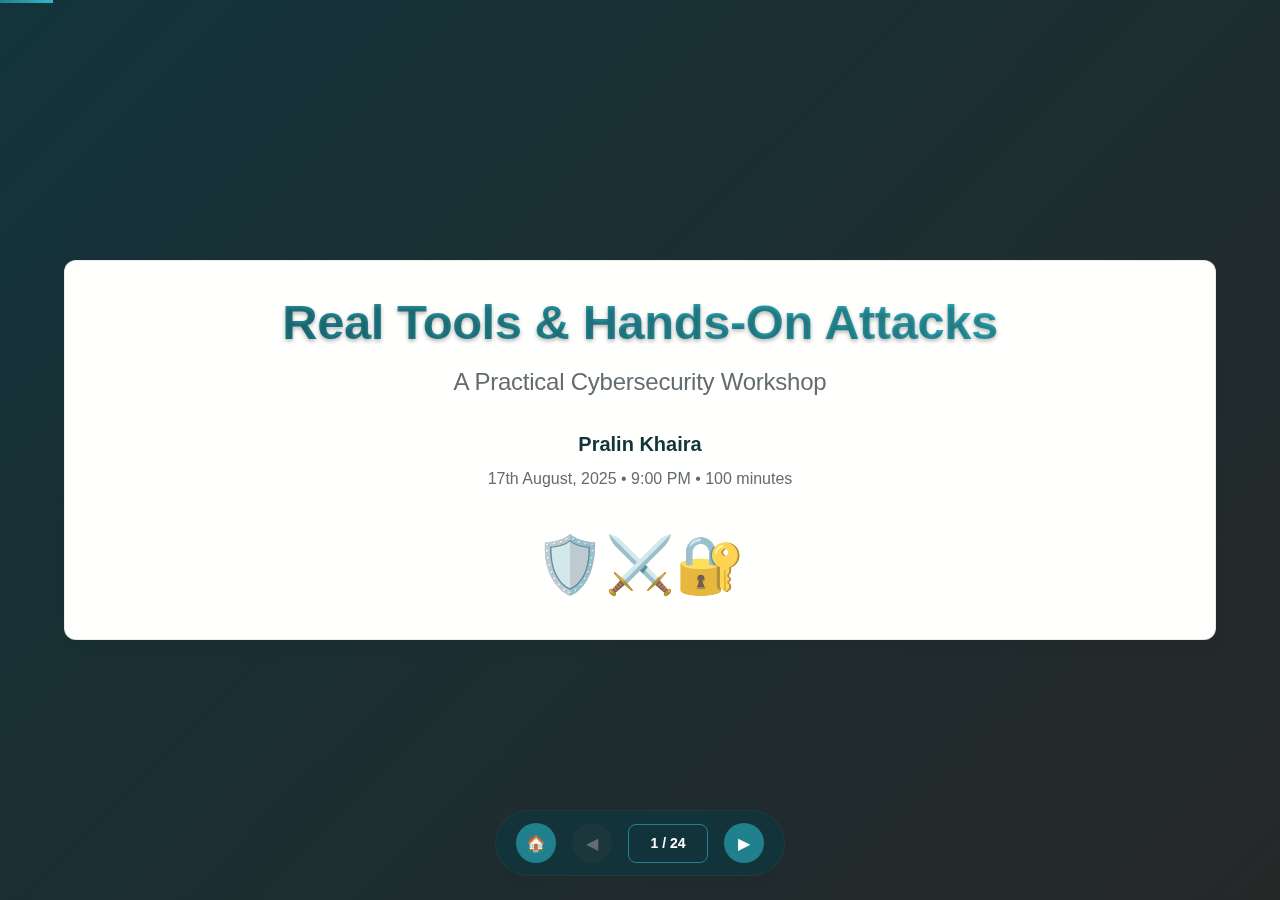
<file: bootcamp/index.html>
<!DOCTYPE html>
<html lang="en">
<head>
    <meta charset="UTF-8">
    <meta name="viewport" content="width=device-width, initial-scale=1.0">
    <title>Real Tools & Hands-On Attacks - Cybersecurity Seminar</title>
    <link rel="stylesheet" href="style.css">
</head>
<body>
    <div class="presentation-container">
        <!-- Navigation Controls -->
        <div class="nav-controls">
            <button class="nav-btn" id="homeBtn">🏠</button>
            <button class="nav-btn" id="prevBtn">◀</button>
            <span class="slide-counter" id="slideCounter">1 / 24</span>
            <button class="nav-btn" id="nextBtn">▶</button>
        </div>

        <!-- Slide 1: Title -->
        <div class="slide active" data-slide="1">
            <div class="slide-content title-slide">
                <h1>Real Tools & Hands-On Attacks</h1>
                <h2>A Practical Cybersecurity Workshop</h2>
                <div class="presenter-info">
                    <p class="presenter">Pralin Khaira</p>
                    <p class="event-details">17th August, 2025 • 9:00 PM • 100 minutes</p>
                </div>
                <div class="title-visual">🛡️⚔️🔐</div>
            </div>
        </div>

        <!-- Slide 2: Agenda -->
        <div class="slide" data-slide="2">
            <div class="slide-content">
                <h1>What We'll Cover Tonight</h1>
                <div class="agenda-list">
                    <div class="agenda-item">🎯 Quick intro to Red, Blue, Purple Teams</div>
                    <div class="agenda-item">📊 Difference: CTFs, HTB, Bug Bounty</div>
                    <div class="agenda-item">🛠️ Tool Demos: Burp Suite - Basic intercept and inspection</div>
                    <div class="agenda-item">🛠️ Tool Demos: John the Ripper - Password cracking basics</div>
                    <div class="agenda-item">🎮 We will use: Vulnerable apps like DVWA</div>
                    <div class="agenda-item">🤝 Interactive hands-on practice</div>
                </div>
                <p class="footer-text">Total Duration: 100 minutes of practical learning</p>
            </div>
        </div>

        <!-- Slide 3: Ethics -->
        <div class="slide" data-slide="3">
            <div class="slide-content">
                <h1>🚨 Important Legal & Ethical Guidelines</h1>
                <div class="ethics-grid">
                    <div class="ethics-section will-do">
                        <h3>✅ What We WILL Do</h3>
                        <ul>
                            <li>Use isolated lab environments (DVWA)</li>
                            <li>Learn tools for defensive purposes</li>
                            <li>Practice responsible disclosure</li>
                            <li>Follow ethical hacking principles</li>
                        </ul>
                    </div>
                    <div class="ethics-section wont-do">
                        <h3>❌ What We WON'T Do</h3>
                        <ul>
                            <li>Test on unauthorized systems</li>
                            <li>Attack real production websites</li>
                            <li>Share malicious techniques without context</li>
                            <li>Ignore legal boundaries</li>
                        </ul>
                    </div>
                </div>
                <p class="reminder">Remember: With great power comes great responsibility</p>
            </div>
        </div>

        <!-- Slide 4: Teams Overview -->
        <div class="slide" data-slide="4">
            <div class="slide-content">
                <h1>Cybersecurity Teams - The Battlefield</h1>
                <h2>Red vs Blue vs Purple Teams</h2>
                <div class="teams-grid">
                    <div class="team-card red-team">
                        <h3>🔴 RED TEAM (Attackers)</h3>
                        <ul>
                            <li>Offensive security specialists</li>
                            <li>Think like real attackers</li>
                            <li>Penetration testing & simulations</li>
                            <li>Find vulnerabilities before bad guys do</li>
                        </ul>
                    </div>
                    <div class="team-card blue-team">
                        <h3>🔵 BLUE TEAM (Defenders)</h3>
                        <ul>
                            <li>Defensive security operations</li>
                            <li>Monitor networks & systems</li>
                            <li>Incident response & threat hunting</li>
                            <li>Build security defenses</li>
                        </ul>
                    </div>
                    <div class="team-card purple-team">
                        <h3>🟣 PURPLE TEAM (Collaborators)</h3>
                        <ul>
                            <li>Bridge between Red & Blue</li>
                            <li>Analyze attack data together</li>
                            <li>Improve overall security posture</li>
                            <li>Share knowledge both ways</li>
                        </ul>
                    </div>
                </div>
            </div>
        </div>

        <!-- Slide 5: Red Team Deep Dive -->
        <div class="slide" data-slide="5">
            <div class="slide-content">
                <h1>🔴 Red Team: The Ethical Attackers</h1>
                <div class="details-grid">
                    <div class="detail-section">
                        <h3>Responsibilities</h3>
                        <ul>
                            <li>Simulate real-world attack scenarios</li>
                            <li>Conduct penetration testing</li>
                            <li>Social engineering assessments</li>
                            <li>Physical security testing</li>
                            <li>Report findings to improve defenses</li>
                        </ul>
                    </div>
                    <div class="detail-section">
                        <h3>Tools</h3>
                        <ul>
                            <li>Burp Suite, Metasploit, Nmap</li>
                            <li>Custom exploit development</li>
                            <li>Social engineering frameworks</li>
                            <li>Physical bypass tools</li>
                        </ul>
                    </div>
                    <div class="detail-section">
                        <h3>Career Paths</h3>
                        <ul>
                            <li>Penetration Tester</li>
                            <li>Security Consultant</li>
                            <li>Bug Bounty Hunter</li>
                            <li>Red Team Operator</li>
                        </ul>
                    </div>
                </div>
                <p class="highlight">Tonight's Burp Suite demo is a core red team skill.</p>
            </div>
        </div>

        <!-- Slide 6: Blue Team Deep Dive -->
        <div class="slide" data-slide="6">
            <div class="slide-content">
                <h1>🔵 Blue Team: The Digital Defenders</h1>
                <div class="details-grid">
                    <div class="detail-section">
                        <h3>Responsibilities</h3>
                        <ul>
                            <li>24/7 security monitoring (SOC)</li>
                            <li>Incident detection & response</li>
                            <li>Threat hunting & analysis</li>
                            <li>Security tool management</li>
                            <li>Forensic investigations</li>
                        </ul>
                    </div>
                    <div class="detail-section">
                        <h3>Tools</h3>
                        <ul>
                            <li>SIEM platforms (Splunk, QRadar)</li>
                            <li>Network monitoring tools</li>
                            <li>Endpoint detection & response</li>
                            <li>Forensic analysis software</li>
                        </ul>
                    </div>
                    <div class="detail-section">
                        <h3>Career Paths</h3>
                        <ul>
                            <li>SOC Analyst</li>
                            <li>Incident Responder</li>
                            <li>Threat Hunter</li>
                            <li>Digital Forensics Investigator</li>
                            <li>Security Architect</li>
                        </ul>
                    </div>
                </div>
                <p class="highlight">Blue team work is often the entry point for cybersecurity careers.</p>
            </div>
        </div>

        <!-- Slide 7: Purple Team Deep Dive -->
        <div class="slide" data-slide="7">
            <div class="slide-content">
                <h1>🟣 Purple Team: The Bridge Builders</h1>
                <div class="details-grid">
                    <div class="detail-section">
                        <h3>Responsibilities</h3>
                        <ul>
                            <li>Facilitate Red/Blue collaboration</li>
                            <li>Analyze attack simulation results</li>
                            <li>Develop improved defense strategies</li>
                            <li>Create threat intelligence</li>
                            <li>Bridge communication gaps</li>
                        </ul>
                    </div>
                    <div class="detail-section">
                        <h3>Why It Matters</h3>
                        <ul>
                            <li>Combines offensive & defensive knowledge</li>
                            <li>Reduces silos between teams</li>
                            <li>Maximizes learning from exercises</li>
                            <li>Improves organizational security</li>
                        </ul>
                    </div>
                    <div class="detail-section">
                        <h3>Career Evolution</h3>
                        <ul>
                            <li>Often senior professionals with both Red & Blue experience</li>
                            <li>Strategic security leadership roles</li>
                            <li>Advanced threat analysis positions</li>
                        </ul>
                    </div>
                </div>
                <p class="highlight">Purple team is where experienced professionals often end up.</p>
            </div>
        </div>

        <!-- Slide 8: Platform Landscape -->
        <div class="slide" data-slide="8">
            <div class="slide-content">
                <h1>Platform Landscape Overview</h1>
                <h2>Where Do You Practice These Skills?</h2>
                <div class="platform-cards">
                    <div class="platform-card">
                        <div class="platform-icon">🏁</div>
                        <h3>CTF (Capture The Flag)</h3>
                        <p>Gamified learning competitions</p>
                    </div>
                    <div class="platform-card">
                        <div class="platform-icon">🎯</div>
                        <h3>HTB (HackTheBox)</h3>
                        <p>Realistic vulnerable machines</p>
                    </div>
                    <div class="platform-card">
                        <div class="platform-icon">💰</div>
                        <h3>Bug Bounty Programs</h3>
                        <p>Real-world vulnerability hunting</p>
                    </div>
                </div>
                <p class="subtitle">Each serves different purposes in your cybersecurity journey</p>
            </div>
        </div>

        <!-- Slide 9: CTF Details -->
        <div class="slide" data-slide="9">
            <div class="slide-content">
                <h1>🏁 CTF - Capture The Flag</h1>
                <h2>Gamified Cybersecurity Learning</h2>
                <p class="description">Cybersecurity competitions & challenges with points-based puzzle solving. Categories: Web, Crypto, Forensics, Reverse Engineering</p>
                <div class="pros-cons">
                    <div class="pros">
                        <h3>Benefits</h3>
                        <ul>
                            <li>✅ Great for beginners</li>
                            <li>✅ Learn specific techniques quickly</li>
                            <li>✅ Community networking</li>
                            <li>✅ Competition builds skills under pressure</li>
                        </ul>
                    </div>
                    <div class="cons">
                        <h3>Drawbacks</h3>
                        <ul>
                            <li>❌ Not always realistic scenarios</li>
                            <li>❌ Focus on specific techniques vs. methodology</li>
                            <li>❌ Can be intimidating for beginners</li>
                        </ul>
                    </div>
                </div>
                <p class="platforms"><strong>Platforms:</strong> PicoCTF, SANS Holiday Hack, DEF CON CTF</p>
            </div>
        </div>

        <!-- Slide 10: HTB Details -->
        <div class="slide" data-slide="10">
            <div class="slide-content">
                <h1>🎯 HackTheBox - Realistic Training</h1>
                <h2>Structured Cybersecurity Learning</h2>
                <p class="description">Vulnerable virtual machines with realistic network environments, progressive difficulty levels, and structured learning paths</p>
                <div class="pros-cons">
                    <div class="pros">
                        <h3>Benefits</h3>
                        <ul>
                            <li>✅ Realistic attack scenarios</li>
                            <li>✅ Full attack chain practice</li>
                            <li>✅ Community write-ups & discussions</li>
                            <li>✅ Skills directly transfer to real pentesting</li>
                        </ul>
                    </div>
                    <div class="cons">
                        <h3>Drawbacks</h3>
                        <ul>
                            <li>❌ Monthly subscription cost</li>
                            <li>❌ Steep learning curve</li>
                            <li>❌ Requires more time investment</li>
                        </ul>
                    </div>
                </div>
                <p class="career-relevance"><strong>Career Relevance:</strong> Directly applicable to penetration testing roles</p>
            </div>
        </div>

        <!-- Slide 11: Bug Bounty Details -->
        <div class="slide" data-slide="11">
            <div class="slide-content">
                <h1>💰 Bug Bounty - Real World Impact</h1>
                <h2>Professional Vulnerability Hunting</h2>
                <p class="description">Finding vulnerabilities in real applications, getting paid by companies for discoveries, responsible disclosure process with direct impact on real-world security</p>
                <div class="pros-cons">
                    <div class="pros">
                        <h3>Benefits</h3>
                        <ul>
                            <li>✅ Real-world applications & impact</li>
                            <li>✅ Financial rewards for discoveries</li>
                            <li>✅ Direct career advancement</li>
                            <li>✅ Industry recognition & networking</li>
                        </ul>
                    </div>
                    <div class="cons">
                        <h3>Drawbacks</h3>
                        <ul>
                            <li>❌ High competition</li>
                            <li>❌ Requires advanced skills</li>
                            <li>❌ Inconsistent income</li>
                            <li>❌ Legal complexities</li>
                        </ul>
                    </div>
                </div>
                <p class="platforms"><strong>Platforms:</strong> HackerOne, Bugcrowd, Synack</p>
            </div>
        </div>

        <!-- Slide 12: Career Journey -->
        <div class="slide" data-slide="12">
            <div class="slide-content">
                <h1>🚀 Your Cybersecurity Journey</h1>
                <h2>Career Progression Path</h2>
                <div class="progression-flow">
                    <div class="flow-step">📚 LEARNING</div>
                    <div class="flow-arrow">→</div>
                    <div class="flow-step">🏁 CTF</div>
                    <div class="flow-arrow">→</div>
                    <div class="flow-step">🎯 HTB</div>
                    <div class="flow-arrow">→</div>
                    <div class="flow-step">💰 Bug Bounty</div>
                    <div class="flow-arrow">→</div>
                    <div class="flow-step">👔 Professional Roles</div>
                </div>
                <div class="stages">
                    <div class="stage">
                        <h3>Beginner (0-6 months)</h3>
                        <ul>
                            <li>Online courses & certifications</li>
                            <li>Basic CTF challenges</li>
                            <li>Set up home lab</li>
                        </ul>
                    </div>
                    <div class="stage">
                        <h3>Intermediate (6-18 months)</h3>
                        <ul>
                            <li>Regular CTF participation</li>
                            <li>HTB machines & learning paths</li>
                            <li>First penetration testing attempts</li>
                        </ul>
                    </div>
                    <div class="stage">
                        <h3>Advanced (18+ months)</h3>
                        <ul>
                            <li>Bug bounty participation</li>
                            <li>Professional certifications (OSCP, CEH)</li>
                            <li>Job applications & networking</li>
                        </ul>
                    </div>
                </div>
            </div>
        </div>

        <!-- Slide 13: Tools Introduction -->
        <div class="slide" data-slide="13">
            <div class="slide-content">
                <h1>🛠️ Tonight's Arsenal</h1>
                <h2>Tool Introduction</h2>
                <div class="tools-grid">
                    <div class="tool-card">
                        <h3>Burp Suite</h3>
                        <p class="tool-category">Web Application Security Testing</p>
                        <ul>
                            <li>Industry standard for web app pentesting</li>
                            <li>Proxy for intercepting HTTP traffic</li>
                            <li>Vulnerability scanner & attack tools</li>
                        </ul>
                    </div>
                    <div class="tool-card">
                        <h3>John the Ripper</h3>
                        <p class="tool-category">Password Security Assessment</p>
                        <ul>
                            <li>Leading password cracking tool</li>
                            <li>Tests password strength</li>
                            <li>Multiple attack modes & hash formats</li>
                        </ul>
                    </div>
                    <div class="tool-card">
                        <h3>DVWA</h3>
                        <p class="tool-category">Practice Target</p>
                        <ul>
                            <li>Deliberately vulnerable web application</li>
                            <li>Safe environment for learning</li>
                            <li>Multiple difficulty levels</li>
                        </ul>
                    </div>
                </div>
                <p class="call-to-action">Ready to see these in action?</p>
            </div>
        </div>

        <!-- Slide 14: Burp Suite Overview -->
        <div class="slide" data-slide="14">
            <div class="slide-content">
                <h1>🕷️ Burp Suite Overview</h1>
                <h2>The Web Application Security Swiss Army Knife</h2>
                <p class="description">Web vulnerability scanner & attack platform. Proxy for intercepting & modifying HTTP traffic. Used by 99% of professional web application pentesters.</p>
                <div class="feature-sections">
                    <div class="feature-section">
                        <h3>Features</h3>
                        <ul>
                            <li>Proxy: Intercept & modify requests/responses</li>
                            <li>Scanner: Automated vulnerability detection</li>
                            <li>Intruder: Automated attack tool</li>
                            <li>Repeater: Manual request modification</li>
                            <li>Sequencer: Token randomness analysis</li>
                        </ul>
                    </div>
                    <div class="feature-section">
                        <h3>Professional Usage</h3>
                        <ul>
                            <li>Penetration testing engagements</li>
                            <li>Bug bounty hunting</li>
                            <li>Security code reviews</li>
                            <li>Compliance assessments</li>
                        </ul>
                    </div>
                </div>
            </div>
        </div>

        <!-- Slide 15: DVWA Overview -->
        <div class="slide" data-slide="15">
            <div class="slide-content">
                <h1>🎯 DVWA - Our Training Ground</h1>
                <h2>Damn Vulnerable Web Application</h2>
                <p class="description">Intentionally vulnerable PHP/MySQL web application. Safe, legal environment for practicing. Multiple vulnerability types & difficulty levels. Open source & widely used for training.</p>
                <div class="dvwa-levels">
                    <div class="level-card low">
                        <h3>Low</h3>
                        <p>Basic vulnerabilities, minimal protection</p>
                    </div>
                    <div class="level-card medium">
                        <h3>Medium</h3>
                        <p>Some security measures in place</p>
                    </div>
                    <div class="level-card high">
                        <h3>High</h3>
                        <p>More realistic security implementations</p>
                    </div>
                    <div class="level-card impossible">
                        <h3>Impossible</h3>
                        <p>Secure implementation examples</p>
                    </div>
                </div>
                <p class="vulnerabilities"><strong>Vulnerabilities:</strong> SQL Injection, XSS, CSRF, File Upload, Command Injection, and more</p>
                <p class="call-to-action">Perfect for tonight's hands-on practice!</p>
            </div>
        </div>

        <!-- Slide 16: Burp Suite Demo -->
        <div class="slide" data-slide="16">
            <div class="slide-content">
                <h1>🚀 LIVE DEMO TIME!</h1>
                <h2>Burp Suite + DVWA in Action</h2>
                <div class="demo-steps">
                    <div class="step">
                        <span class="step-number">1</span>
                        <span class="step-text">Setting up Burp Suite proxy</span>
                    </div>
                    <div class="step">
                        <span class="step-number">2</span>
                        <span class="step-text">Configuring browser for interception</span>
                    </div>
                    <div class="step">
                        <span class="step-number">3</span>
                        <span class="step-text">Navigating to DVWA</span>
                    </div>
                    <div class="step">
                        <span class="step-number">4</span>
                        <span class="step-text">Intercepting HTTP requests</span>
                    </div>
                    <div class="step">
                        <span class="step-number">5</span>
                        <span class="step-text">Modifying requests to find vulnerabilities</span>
                    </div>
                    <div class="step">
                        <span class="step-number">6</span>
                        <span class="step-text">Understanding the attacker mindset</span>
                    </div>
                </div>
                <p class="participation">Follow along on your devices!</p>
                <p class="warning">⚠️ Remember: Only on authorized targets like DVWA</p>
            </div>
        </div>

        <!-- Slide 17: John the Ripper Overview -->
        <div class="slide" data-slide="17">
            <div class="slide-content">
                <h1>🔓 John the Ripper Overview</h1>
                <h2>Password Security Assessment Tool</h2>
                <p class="description">Open source password cracking software. Tests password strength by attempting to crack hashes. Multiple attack modes & hash format support. Used by security professionals worldwide.</p>
                <div class="feature-sections">
                    <div class="feature-section">
                        <h3>Attack Modes</h3>
                        <ul>
                            <li>Single Mode: Uses username variations</li>
                            <li>Wordlist Mode: Dictionary attacks with common passwords</li>
                            <li>Incremental Mode: Brute force with character combinations</li>
                            <li>Rule-based: Applies transformation rules to wordlists</li>
                        </ul>
                    </div>
                    <div class="feature-section">
                        <h3>Professional Applications</h3>
                        <ul>
                            <li>Password policy compliance testing</li>
                            <li>Incident response & forensics</li>
                            <li>Penetration testing assessments</li>
                            <li>Security awareness training</li>
                        </ul>
                    </div>
                </div>
            </div>
        </div>

        <!-- Slide 18: Password Security -->
        <div class="slide" data-slide="18">
            <div class="slide-content">
                <h1>🔐 Password Security Fundamentals</h1>
                <h2>Why Password Cracking Matters</h2>
                <div class="password-grid">
                    <div class="password-section">
                        <h3>The Problem</h3>
                        <ul>
                            <li>81% of data breaches involve weak passwords</li>
                            <li>Users reuse passwords across multiple sites</li>
                            <li>Common passwords are easily cracked</li>
                            <li>Default passwords often unchanged</li>
                        </ul>
                    </div>
                    <div class="password-section">
                        <h3>Storage Methods</h3>
                        <ul>
                            <li>Hashed (one-way mathematical function)</li>
                            <li>Salted (random data added to prevent rainbow table attacks)</li>
                            <li>Different algorithms: MD5, SHA1, bcrypt, etc.</li>
                        </ul>
                    </div>
                    <div class="password-section">
                        <h3>Defense Strategies</h3>
                        <ul>
                            <li>Complex password requirements</li>
                            <li>Multi-factor authentication</li>
                            <li>Regular password rotation</li>
                            <li>Password manager usage</li>
                        </ul>
                    </div>
                </div>
                <p class="conclusion">Understanding attacks helps build better defenses</p>
            </div>
        </div>

        <!-- Slide 19: John the Ripper Demo -->
        <div class="slide" data-slide="19">
            <div class="slide-content">
                <h1>🎬 LIVE DEMO TIME!</h1>
                <h2>John the Ripper in Action</h2>
                <div class="demo-steps">
                    <div class="step">
                        <span class="step-number">1</span>
                        <span class="step-text">Extracting password hashes</span>
                    </div>
                    <div class="step">
                        <span class="step-number">2</span>
                        <span class="step-text">Identifying hash types</span>
                    </div>
                    <div class="step">
                        <span class="step-number">3</span>
                        <span class="step-text">Wordlist attack demonstration</span>
                    </div>
                    <div class="step">
                        <span class="step-number">4</span>
                        <span class="step-text">Cracking weak passwords</span>
                    </div>
                    <div class="step">
                        <span class="step-number">5</span>
                        <span class="step-text">Analyzing results & defense implications</span>
                    </div>
                    <div class="step">
                        <span class="step-number">6</span>
                        <span class="step-text">Ethical boundaries discussion</span>
                    </div>
                </div>
                <div class="scenarios">
                    <h3>Sample Scenarios</h3>
                    <p>Common passwords (password123, admin, etc.) • Dictionary words with simple modifications • Compare strong vs weak password resistance</p>
                </div>
                <p class="warning">⚠️ Educational purposes only - authorized testing</p>
            </div>
        </div>

        <!-- Slide 20: Hands-on Practice -->
        <div class="slide" data-slide="20">
            <div class="slide-content">
                <h1>🧪 Your Turn to Experiment!</h1>
                <h2>Hands-On Practice Time</h2>
                <div class="practice-grid">
                    <div class="practice-section">
                        <h3>Challenges</h3>
                        <ul>
                            <li>DVWA SQL Injection (Low level)</li>
                            <li>DVWA Cross-Site Scripting (XSS)</li>
                            <li>Password cracking exercises</li>
                            <li>Request modification experiments</li>
                        </ul>
                    </div>
                    <div class="practice-section">
                        <h3>Support</h3>
                        <ul>
                            <li>Work individually or in pairs</li>
                            <li>Instructors available for help</li>
                            <li>Don't be afraid to ask questions!</li>
                            <li>Share discoveries with the group</li>
                        </ul>
                    </div>
                </div>
                <div class="time-goal">
                    <p class="time">Time: 20 minutes</p>
                    <p class="goal">Goal: Get comfortable with the tools, not solve everything</p>
                </div>
                <p class="reminder">Learning process is more important than solving challenges</p>
            </div>
        </div>

        <!-- Slide 21: Key Takeaways -->
        <div class="slide" data-slide="21">
            <div class="slide-content">
                <h1>🎯 What You've Learned Tonight</h1>
                <h2>Key Takeaways</h2>
                <div class="takeaways-grid">
                    <div class="takeaway-section">
                        <h3>Technical Skills</h3>
                        <ul>
                            <li>✅ Burp Suite proxy setup & traffic interception</li>
                            <li>✅ Basic web vulnerability identification</li>
                            <li>✅ Password cracking fundamentals with John the Ripper</li>
                            <li>✅ Hands-on experience with DVWA</li>
                        </ul>
                    </div>
                    <div class="takeaway-section">
                        <h3>Conceptual Understanding</h3>
                        <ul>
                            <li>✅ Red/Blue/Purple team roles & responsibilities</li>
                            <li>✅ CTF vs HTB vs Bug Bounty career paths</li>
                            <li>✅ Ethical hacking principles & legal boundaries</li>
                            <li>✅ Professional cybersecurity tool usage</li>
                        </ul>
                    </div>
                    <div class="takeaway-section">
                        <h3>Next Steps</h3>
                        <ul>
                            <li>✅ Continue practicing in safe lab environments</li>
                            <li>✅ Consider certification paths (OSCP, CEH, Security+)</li>
                            <li>✅ Join cybersecurity communities & forums</li>
                        </ul>
                    </div>
                </div>
            </div>
        </div>

        <!-- Slide 22: Next Steps -->
        <div class="slide" data-slide="22">
            <div class="slide-content">
                <h1>🚀 Your Cybersecurity Journey Starts Here</h1>
                <h2>Next Steps & Resources</h2>
                <div class="resources-grid">
                    <div class="resource-section">
                        <h3>Immediate Actions</h3>
                        <ol>
                            <li>Set up your own DVWA lab environment</li>
                            <li>Download Burp Suite Community Edition</li>
                            <li>Try basic CTF challenges (PicoCTF, Over The Wire)</li>
                            <li>Join cybersecurity Discord/Reddit communities</li>
                        </ol>
                    </div>
                    <div class="resource-section">
                        <h3>Learning Resources</h3>
                        <ul>
                            <li><strong>Certifications:</strong> Security+, CEH, OSCP</li>
                            <li><strong>Platforms:</strong> TryHackMe, VulnHub, HTB Academy</li>
                            <li><strong>Books:</strong> 'The Web Application Hacker's Handbook'</li>
                            <li><strong>Communities:</strong> OWASP, 2600, local ISACA chapters</li>
                        </ul>
                    </div>
                    <div class="resource-section">
                        <h3>Career Paths</h3>
                        <ul>
                            <li>SOC Analyst → Security Engineer → Security Architect</li>
                            <li>Penetration Tester → Senior Consultant → Security Manager</li>
                            <li>Bug Bounty Hunter → Security Researcher → Product Security</li>
                        </ul>
                    </div>
                </div>
            </div>
        </div>

        <!-- Slide 23: Q&A -->
        <div class="slide" data-slide="23">
            <div class="slide-content">
                <h1>🤔 Your Questions & Discussion</h1>
                <h2>Q&A Session</h2>
                <div class="qa-sections">
                    <div class="qa-section">
                        <h3>Common Questions</h3>
                        <ul>
                            <li>'How long does it take to become a penetration tester?'</li>
                            <li>'What's the best certification to start with?'</li>
                            <li>'Is programming knowledge required?'</li>
                            <li>'How do I get my first cybersecurity job?'</li>
                            <li>'What's the difference between ethical and malicious hacking?'</li>
                        </ul>
                    </div>
                    <div class="qa-section">
                        <h3>Open Floor Topics</h3>
                        <ul>
                            <li>Tools we demonstrated tonight</li>
                            <li>Career advice & pathways</li>
                            <li>Technical questions about demonstrations</li>
                            <li>Resources for continued learning</li>
                            <li>Industry insights & trends</li>
                        </ul>
                    </div>
                </div>
            </div>
        </div>

        <!-- Slide 24: Thank You -->
        <div class="slide" data-slide="24">
            <div class="slide-content">
                <h1>🤝 Stay Connected!</h1>
                <h2>Thank You & Contact Information</h2>
                <p class="thank-you">Thank you for an engaging session!</p>
                <div class="contact-info">
                    <div class="contact-item">📧 Email: [your-email]</div>
                    <div class="contact-item">💼 LinkedIn: [your-linkedin]</div>
                    <div class="contact-item">🐦 Twitter: [your-twitter]</div>
                    <div class="contact-item">🌐 Website/Blog: [your-website]</div>
                </div>
                <div class="shared-resources">
                    <h3>Shared Resources</h3>
                    <ul>
                        <li>Tonight's presentation slides</li>
                        <li>DVWA setup guide</li>
                        <li>Burp Suite configuration checklist</li>
                        <li>Recommended learning roadmap</li>
                        <li>Community links & forums</li>
                    </ul>
                </div>
                <p class="feedback">Please share your thoughts on tonight's session - what worked well, what could be improved, and what topics you'd like to see in future sessions.</p>
                <p class="closing">Keep learning, stay ethical, and happy hacking! 🛡️</p>
            </div>
        </div>
    </div>

    <script src="app.js"></script>
</body>
</html>
</file>
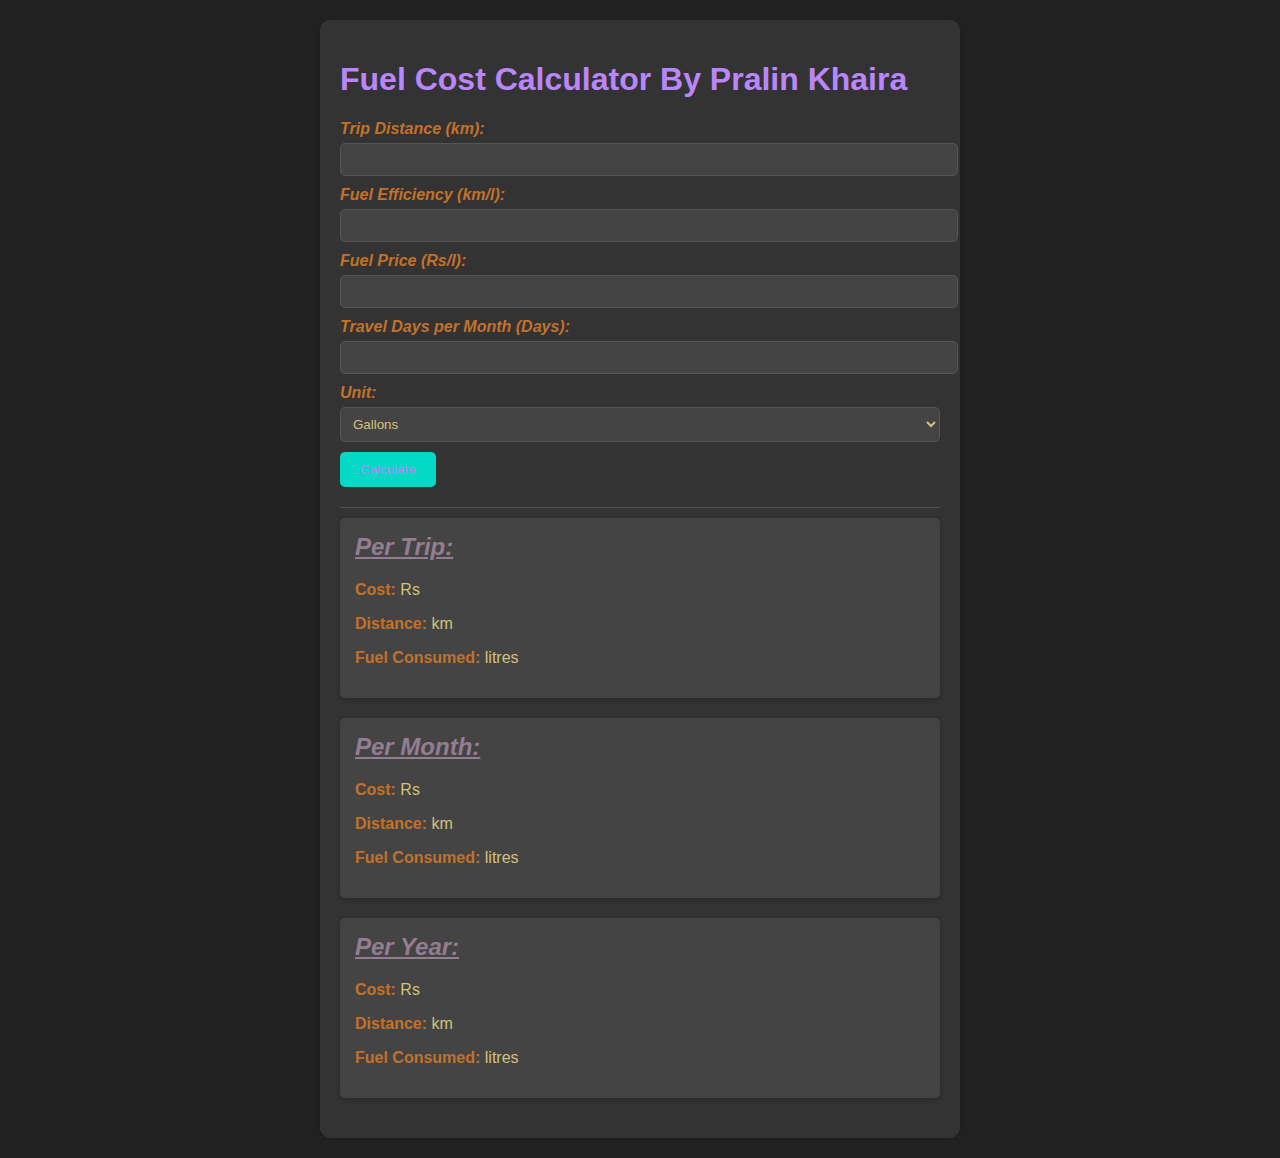
<file: fcc-fuel-cost-calculator/index.html>
<!DOCTYPE html>
<html lang="en">
<head>
  <meta charset="UTF-8">
  <meta name="viewport" content="width=device-width, initial-scale=1.0">
  <link rel="stylesheet" href="styles.css">
  <title>Fuel Cost Calculator</title>
</head>
<body>
  <div class="calculator">
    <h1>Fuel Cost Calculator By Pralin Khaira</h1>
    <label for="distance">Trip Distance (km):</label>
    <input type="number" id="distance" step="any" required>
    
    <label for="efficiency">Fuel Efficiency (km/l):</label>
    <input type="number" id="efficiency" step="any" required>
    
    <label for="price">Fuel Price (Rs/l):</label>
    <input type="number" id="price" step="any" required>
    
    <label for="days">Travel Days per Month (Days):</label>
    <input type="number" id="days" required>

    <label for="unit">Unit:</label> <!-- Added unit label -->
    <select id="unit">
      <option value="gallons">Gallons</option>
      <option value="liters">Liters</option>
    </select>

    <button id="calculate-button">Calculate</button>

    <div class="results">
      <div class="result-box">
        <h2>Per Trip:</h2>
        <p><strong>Cost:</strong> <span id="costPerTrip"></span> <span class="unit">Rs</span></p>
        <p><strong>Distance:</strong> <span id="distanceTrip"></span> <span class="unit">km</span></p>
        <p><strong>Fuel Consumed:</strong> <span id="fuelConsumedTrip"></span> <span class="unit">litres</span></p>
      </div>

      <div class="result-box">
        <h2>Per Month:</h2>
        <p><strong>Cost:</strong> <span id="costPerMonth"></span> <span class="unit">Rs</span></p>
        <p><strong>Distance:</strong> <span id="distanceMonth"></span> <span class="unit">km</span></p>
        <p><strong>Fuel Consumed:</strong> <span id="fuelConsumedMonth"></span> <span class="unit">litres</span></p>
      </div>

      <div class="result-box">
        <h2>Per Year:</h2>
        <p><strong>Cost:</strong> <span id="costPerYear"></span> <span class="unit">Rs</span></p>
        <p><strong>Distance:</strong> <span id="distanceYear"></span> <span class="unit">km</span></p>
        <p><strong>Fuel Consumed:</strong> <span id="fuelConsumedYear"></span> <span class="unit">litres</span></p>
      </div>
    </div>

    <!-- Error message display -->
    <p id="error-mesage" class="error"></p>
  </div>

  <script src="script.js"></script>
</body>
</html>
</file>
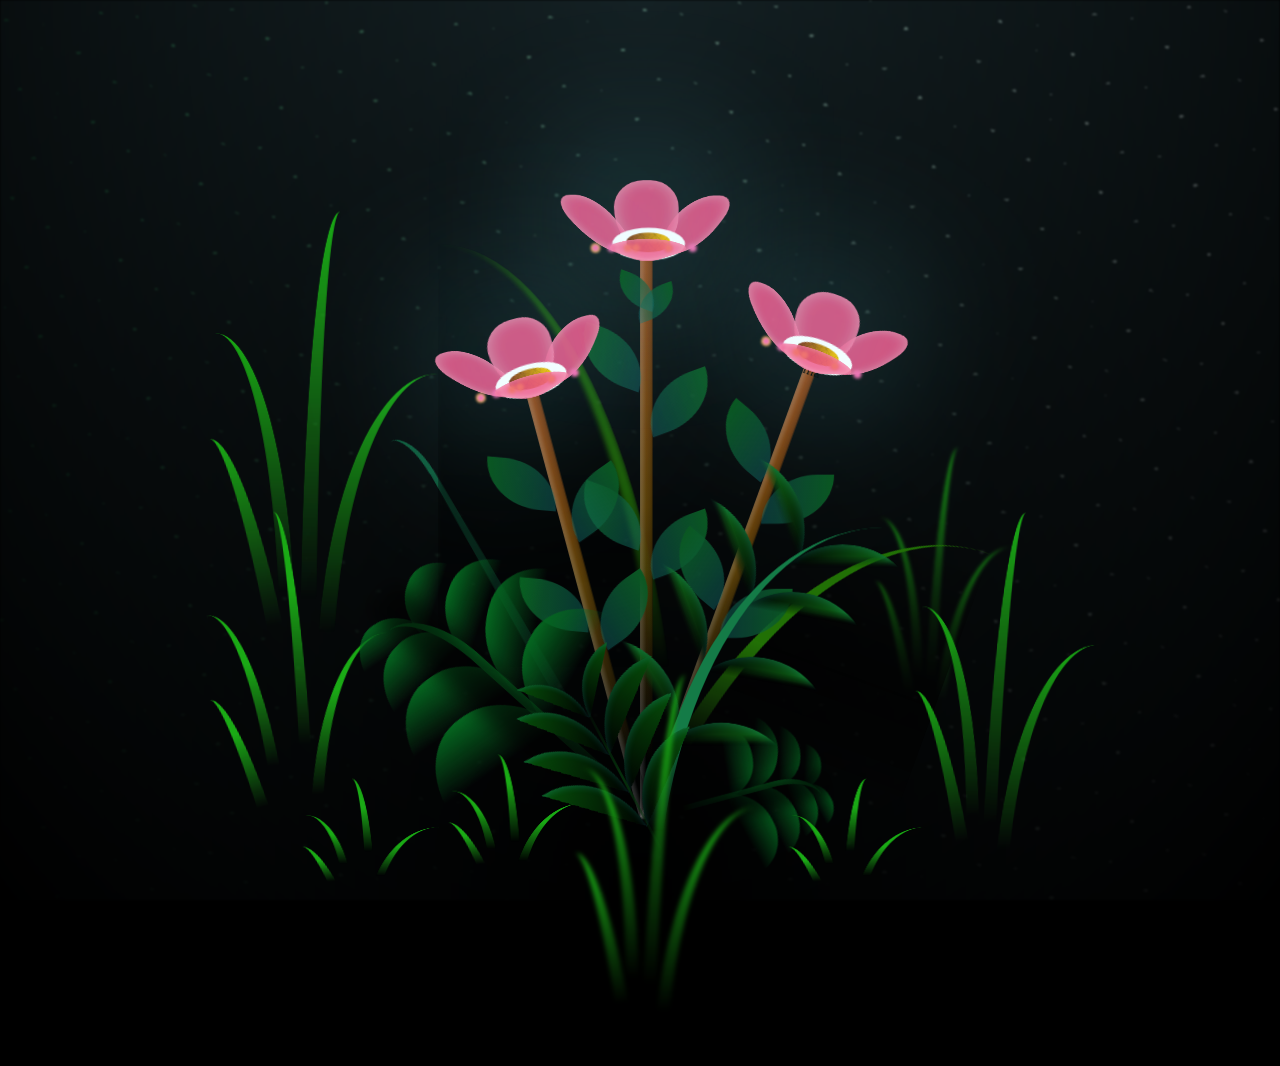
<file: flowers/index.html>
<!DOCTYPE html>
<html lang="en">
<head>
  <link rel="apple-touch-icon" sizes="180x180" href="pictures\apple-touch-icon.png">
<link rel="icon" type="image/png" sizes="32x32" href="pictures\favicon-32x32.png">
<link rel="icon" type="image/png" sizes="16x16" href="pictures\favicon-16x16.png">
<link rel="manifest" href="pictures\site.webmanifest">
    <meta charset="UTF-8">
    <meta http-equiv="X-UA-Compatible" content="IE=edge">
    <meta name="viewport" content="width=device-width, initial-scale=1.0">
    <link rel="stylesheet" href="css/main.css">
    <link rel="icon" href="img/flowers.png" type="image/x-icon">
    <title>With Love From Your KuchuPuchu</title>
</head>
<body class="container">
    <div class="night"></div>
    <div class="flowers">
      <div class="flower flower--1">
        <div class="flower__leafs flower__leafs--1">
          <div class="flower__leaf flower__leaf--1"></div>
          <div class="flower__leaf flower__leaf--2"></div>
          <div class="flower__leaf flower__leaf--3"></div>
          <div class="flower__leaf flower__leaf--4"></div>
          <div class="flower__white-circle"></div>
  
          <div class="flower__light flower__light--1"></div>
          <div class="flower__light flower__light--2"></div>
          <div class="flower__light flower__light--3"></div>
          <div class="flower__light flower__light--4"></div>
          <div class="flower__light flower__light--5"></div>
          <div class="flower__light flower__light--6"></div>
          <div class="flower__light flower__light--7"></div>
          <div class="flower__light flower__light--8"></div>
  
        </div>
        <div class="flower__line">
          <div class="flower__line__leaf flower__line__leaf--1"></div>
          <div class="flower__line__leaf flower__line__leaf--2"></div>
          <div class="flower__line__leaf flower__line__leaf--3"></div>
          <div class="flower__line__leaf flower__line__leaf--4"></div>
          <div class="flower__line__leaf flower__line__leaf--5"></div>
          <div class="flower__line__leaf flower__line__leaf--6"></div>
        </div>
      </div>
  
      <div class="flower flower--2">
        <div class="flower__leafs flower__leafs--2">
          <div class="flower__leaf flower__leaf--1"></div>
          <div class="flower__leaf flower__leaf--2"></div>
          <div class="flower__leaf flower__leaf--3"></div>
          <div class="flower__leaf flower__leaf--4"></div>
          <div class="flower__white-circle"></div>
  
          <div class="flower__light flower__light--1"></div>
          <div class="flower__light flower__light--2"></div>
          <div class="flower__light flower__light--3"></div>
          <div class="flower__light flower__light--4"></div>
          <div class="flower__light flower__light--5"></div>
          <div class="flower__light flower__light--6"></div>
          <div class="flower__light flower__light--7"></div>
          <div class="flower__light flower__light--8"></div>
  
        </div>
        <div class="flower__line">
          <div class="flower__line__leaf flower__line__leaf--1"></div>
          <div class="flower__line__leaf flower__line__leaf--2"></div>
          <div class="flower__line__leaf flower__line__leaf--3"></div>
 ma         <div class="flower__line__leaf flower__line__leaf--4"></div>
        </div>
      </div>
  
      <div class="flower flower--3">
        <div class="flower__leafs flower__leafs--3">
          <div class="flower__leaf flower__leaf--1"></div>
          <div class="flower__leaf flower__leaf--2"></div>
          <div class="flower__leaf flower__leaf--3"></div>
          <div class="flower__leaf flower__leaf--4"></div>
          <div class="flower__white-circle"></div>
  
          <div class="flower__light flower__light--1"></div>
          <div class="flower__light flower__light--2"></div>
          <div class="flower__light flower__light--3"></div>
          <div class="flower__light flower__light--4"></div>
          <div class="flower__light flower__light--5"></div>
          <div class="flower__light flower__light--6"></div>
          <div class="flower__light flower__light--7"></div>
          <div class="flower__light flower__light--8"></div>
  
        </div>
        <div class="flower__line">
          <div class="flower__line__leaf flower__line__leaf--1"></div>
          <div class="flower__line__leaf flower__line__leaf--2"></div>
          <div class="flower__line__leaf flower__line__leaf--3"></div>
          <div class="flower__line__leaf flower__line__leaf--4"></div>
        </div>
      </div>
  
      <div class="grow-ans" style="--d:1.2s">
        <div class="flower__g-long">
          <div class="flower__g-long__top"></div>
          <div class="flower__g-long__bottom"></div>
        </div>
      </div>
  
      <div class="growing-grass">
        <div class="flower__grass flower__grass--1">
          <div class="flower__grass--top"></div>
          <div class="flower__grass--bottom"></div>
          <div class="flower__grass__leaf flower__grass__leaf--1"></div>
          <div class="flower__grass__leaf flower__grass__leaf--2"></div>
          <div class="flower__grass__leaf flower__grass__leaf--3"></div>
          <div class="flower__grass__leaf flower__grass__leaf--4"></div>
          <div class="flower__grass__leaf flower__grass__leaf--5"></div>
          <div class="flower__grass__leaf flower__grass__leaf--6"></div>
          <div class="flower__grass__leaf flower__grass__leaf--7"></div>
          <div class="flower__grass__leaf flower__grass__leaf--8"></div>
          <div class="flower__grass__overlay"></div>
        </div>
      </div>
  
      <div class="growing-grass">
        <div class="flower__grass flower__grass--2">
          <div class="flower__grass--top"></div>
          <div class="flower__grass--bottom"></div>
          <div class="flower__grass__leaf flower__grass__leaf--1"></div>
          <div class="flower__grass__leaf flower__grass__leaf--2"></div>
          <div class="flower__grass__leaf flower__grass__leaf--3"></div>
          <div class="flower__grass__leaf flower__grass__leaf--4"></div>
          <div class="flower__grass__leaf flower__grass__leaf--5"></div>
          <div class="flower__grass__leaf flower__grass__leaf--6"></div>
          <div class="flower__grass__leaf flower__grass__leaf--7"></div>
          <div class="flower__grass__leaf flower__grass__leaf--8"></div>
          <div class="flower__grass__overlay"></div>
        </div>
      </div>
  
      <div class="grow-ans" style="--d:2.4s">
        <div class="flower__g-right flower__g-right--1">
          <div class="leaf"></div>
        </div>
      </div>
  
      <div class="grow-ans" style="--d:2.8s">
        <div class="flower__g-right flower__g-right--2">
          <div class="leaf"></div>
        </div>
      </div>
  
      <div class="grow-ans" style="--d:2.8s">
        <div class="flower__g-front">
          <div class="flower__g-front__leaf-wrapper flower__g-front__leaf-wrapper--1">
            <div class="flower__g-front__leaf"></div>
          </div>
          <div class="flower__g-front__leaf-wrapper flower__g-front__leaf-wrapper--2">
            <div class="flower__g-front__leaf"></div>
          </div>
          <div class="flower__g-front__leaf-wrapper flower__g-front__leaf-wrapper--3">
            <div class="flower__g-front__leaf"></div>
          </div>
          <div class="flower__g-front__leaf-wrapper flower__g-front__leaf-wrapper--4">
            <div class="flower__g-front__leaf"></div>
          </div>
          <div class="flower__g-front__leaf-wrapper flower__g-front__leaf-wrapper--5">
            <div class="flower__g-front__leaf"></div>
          </div>
          <div class="flower__g-front__leaf-wrapper flower__g-front__leaf-wrapper--6">
            <div class="flower__g-front__leaf"></div>
          </div>
          <div class="flower__g-front__leaf-wrapper flower__g-front__leaf-wrapper--7">
            <div class="flower__g-front__leaf"></div>
          </div>
          <div class="flower__g-front__leaf-wrapper flower__g-front__leaf-wrapper--8">
            <div class="flower__g-front__leaf"></div>
          </div>
          <div class="flower__g-front__line"></div>
        </div>
      </div>
  
      <div class="grow-ans" style="--d:3.2s">
        <div class="flower__g-fr">
          <div class="leaf"></div>
          <div class="flower__g-fr__leaf flower__g-fr__leaf--1"></div>
          <div class="flower__g-fr__leaf flower__g-fr__leaf--2"></div>
          <div class="flower__g-fr__leaf flower__g-fr__leaf--3"></div>
          <div class="flower__g-fr__leaf flower__g-fr__leaf--4"></div>
          <div class="flower__g-fr__leaf flower__g-fr__leaf--5"></div>
          <div class="flower__g-fr__leaf flower__g-fr__leaf--6"></div>
          <div class="flower__g-fr__leaf flower__g-fr__leaf--7"></div>
          <div class="flower__g-fr__leaf flower__g-fr__leaf--8"></div>
        </div>
      </div>
  
      <div class="long-g long-g--0">
        <div class="grow-ans" style="--d:3s">
          <div class="leaf leaf--0"></div>
        </div>
        <div class="grow-ans" style="--d:2.2s">
          <div class="leaf leaf--1"></div>
        </div>
        <div class="grow-ans" style="--d:3.4s">
          <div class="leaf leaf--2"></div>
        </div>
        <div class="grow-ans" style="--d:3.6s">
          <div class="leaf leaf--3"></div>
        </div>
      </div>
  
      <div class="long-g long-g--1">
        <div class="grow-ans" style="--d:3.6s">
          <div class="leaf leaf--0"></div>
        </div>
        <div class="grow-ans" style="--d:3.8s">
          <div class="leaf leaf--1"></div>
        </div>
        <div class="grow-ans" style="--d:4s">
          <div class="leaf leaf--2"></div>
        </div>
        <div class="grow-ans" style="--d:4.2s">
          <div class="leaf leaf--3"></div>
        </div>
      </div>
  
      <div class="long-g long-g--2">
        <div class="grow-ans" style="--d:4s">
          <div class="leaf leaf--0"></div>
        </div>
        <div class="grow-ans" style="--d:4.2s">
          <div class="leaf leaf--1"></div>
        </div>
        <div class="grow-ans" style="--d:4.4s">
          <div class="leaf leaf--2"></div>
        </div>
        <div class="grow-ans" style="--d:4.6s">
          <div class="leaf leaf--3"></div>
        </div>
      </div>
  
      <div class="long-g long-g--3">
        <div class="grow-ans" style="--d:4s">
          <div class="leaf leaf--0"></div>
        </div>
        <div class="grow-ans" style="--d:4.2s">
          <div class="leaf leaf--1"></div>
        </div>
        <div class="grow-ans" style="--d:3s">
          <div class="leaf leaf--2"></div>
        </div>
        <div class="grow-ans" style="--d:3.6s">
          <div class="leaf leaf--3"></div>
        </div>
      </div>
  
      <div class="long-g long-g--4">
        <div class="grow-ans" style="--d:4s">
          <div class="leaf leaf--0"></div>
        </div>
        <div class="grow-ans" style="--d:4.2s">
          <div class="leaf leaf--1"></div>
        </div>
        <div class="grow-ans" style="--d:3s">
          <div class="leaf leaf--2"></div>
        </div>
        <div class="grow-ans" style="--d:3.6s">
          <div class="leaf leaf--3"></div>
        </div>
      </div>
  
      <div class="long-g long-g--5">
        <div class="grow-ans" style="--d:4s">
          <div class="leaf leaf--0"></div>
        </div>
        <div class="grow-ans" style="--d:4.2s">
          <div class="leaf leaf--1"></div>
        </div>
        <div class="grow-ans" style="--d:3s">
          <div class="leaf leaf--2"></div>
        </div>
        <div class="grow-ans" style="--d:3.6s">
          <div class="leaf leaf--3"></div>
        </div>
      </div>
  
      <div class="long-g long-g--6">
        <div class="grow-ans" style="--d:4.2s">
          <div class="leaf leaf--0"></div>
        </div>
        <div class="grow-ans" style="--d:4.4s">
          <div class="leaf leaf--1"></div>
        </div>
        <div class="grow-ans" style="--d:4.6s">
          <div class="leaf leaf--2"></div>
        </div>
        <div class="grow-ans" style="--d:4.8s">
          <div class="leaf leaf--3"></div>
        </div>
      </div>
  
      <div class="long-g long-g--7">
        <div class="grow-ans" style="--d:3s">
          <div class="leaf leaf--0"></div>
        </div>
        <div class="grow-ans" style="--d:3.2s">
          <div class="leaf leaf--1"></div>
        </div>
        <div class="grow-ans" style="--d:3.5s">
          <div class="leaf leaf--2"></div>
        </div>
        <div class="grow-ans" style="--d:3.6s">
          <div class="leaf leaf--3"></div>
        </div>
      </div>
    </div>
    
    <script src="main.js"></script>
  </body>
</html>
</file>
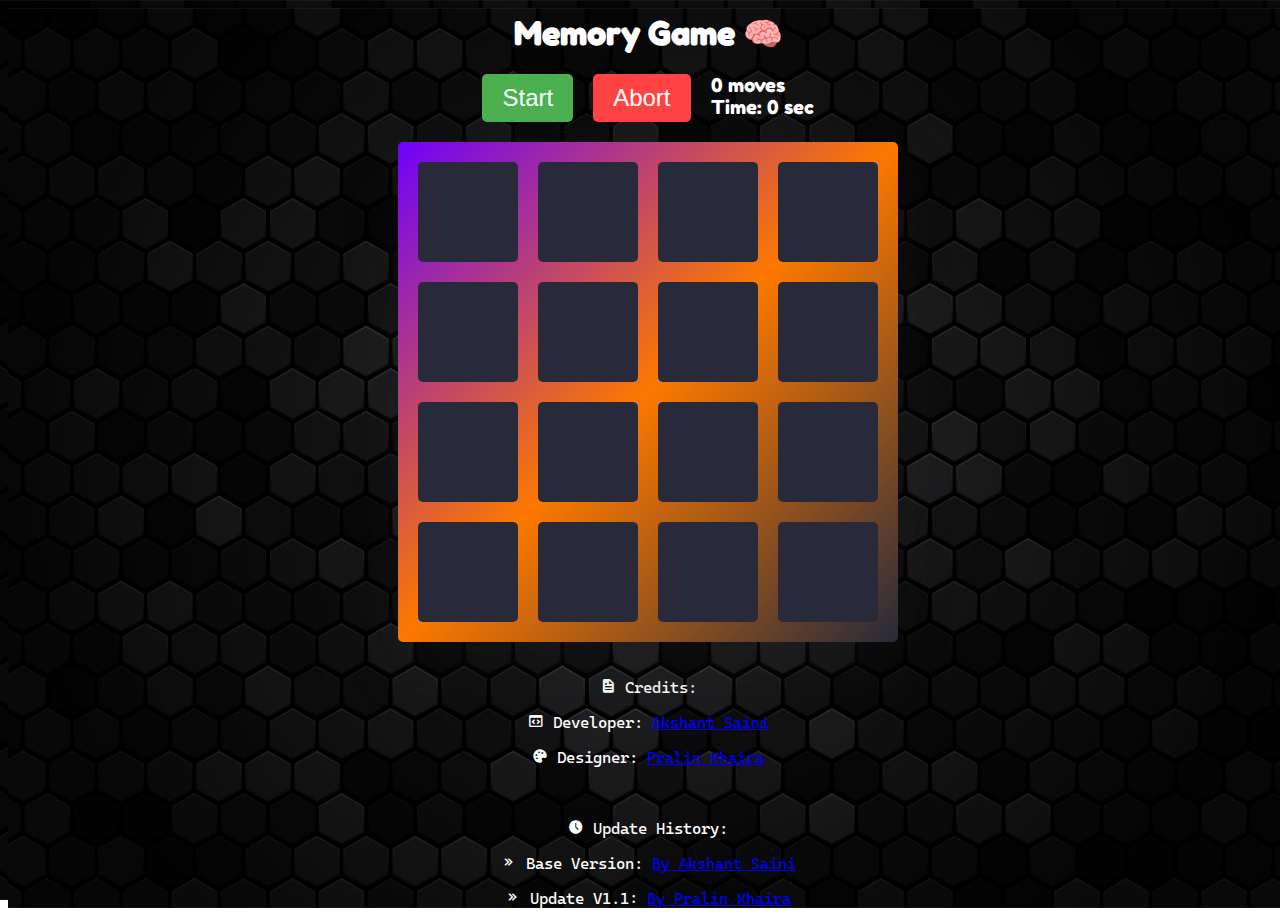
<file: Memory-Game/index.html>
<!DOCTYPE html>
<html lang="en">
<head>
    <meta charset="UTF-8">
    <meta http-equiv="X-UA-Compatible" content="IE=edge">
    <meta name="viewport" content="width=device-width, initial-scale=1.0">
    <title>Memory Game 🧠</title>
    <link rel="icon" href="assets/images/favicon.ico" type="image/x-icon">
    <meta name="description" content="A fun memory game implemented in JavaScript.">
    <meta name="keywords" content="memory game, JavaScript, web app, fun game">
    <link rel="stylesheet" href="assets/styles.css">
  <link href='https://unpkg.com/boxicons@2.1.4/css/boxicons.min.css' rel='stylesheet'>
    <script src="assets/game.js" defer></script>
</head>
<body>
    <div class="game">
    <h1 class="heading">Memory Game 🧠</h1>
    <div class="controls">
        <button class="start">Start</button>
        <button class="abort">Abort</button>
        <div class="stats">
            <div class="moves">0 moves</div>
            <div class="timer">Time: 0 sec</div>
        </div>
    </div>
    <div class="board-container">
        <div class="board" data-dimension="4"></div>
        <div class="win">You won!</div>
    </div>
          <div class="credits">
    <p><i class='bx bxs-file' ></i> Credits:</p>
            <p><i class='bx bx-code-block' ></i> Developer: <a href="https://github.com/theakshantsaini" target="_blank">Akshant Saini</a></p>
            <p><i class='bx bxs-palette' ></i> Designer: <a href="https://github.com/pralinkhaira" target="_blank">Pralin Khaira</a></p>
        </div>
            <div class="Update">
    <p><i class='bx bxs-time-five' ></i> Update History:</p>
    <p><i class='bx bx-chevrons-right'></i> Base Version: <a href="https://codepen.io/BitH0xker/pen/PoxRerv" target="_blank">By Akshant Saini</a></p>
    <p><i class='bx bx-chevrons-right'></i> Update V1.1: <a href="https://codepen.io/BitH0xker/pen/XWyEYbe" target="_blank">By Pralin Khaira</a></p>
</div>

    </div>
</body>
</html>
</file>
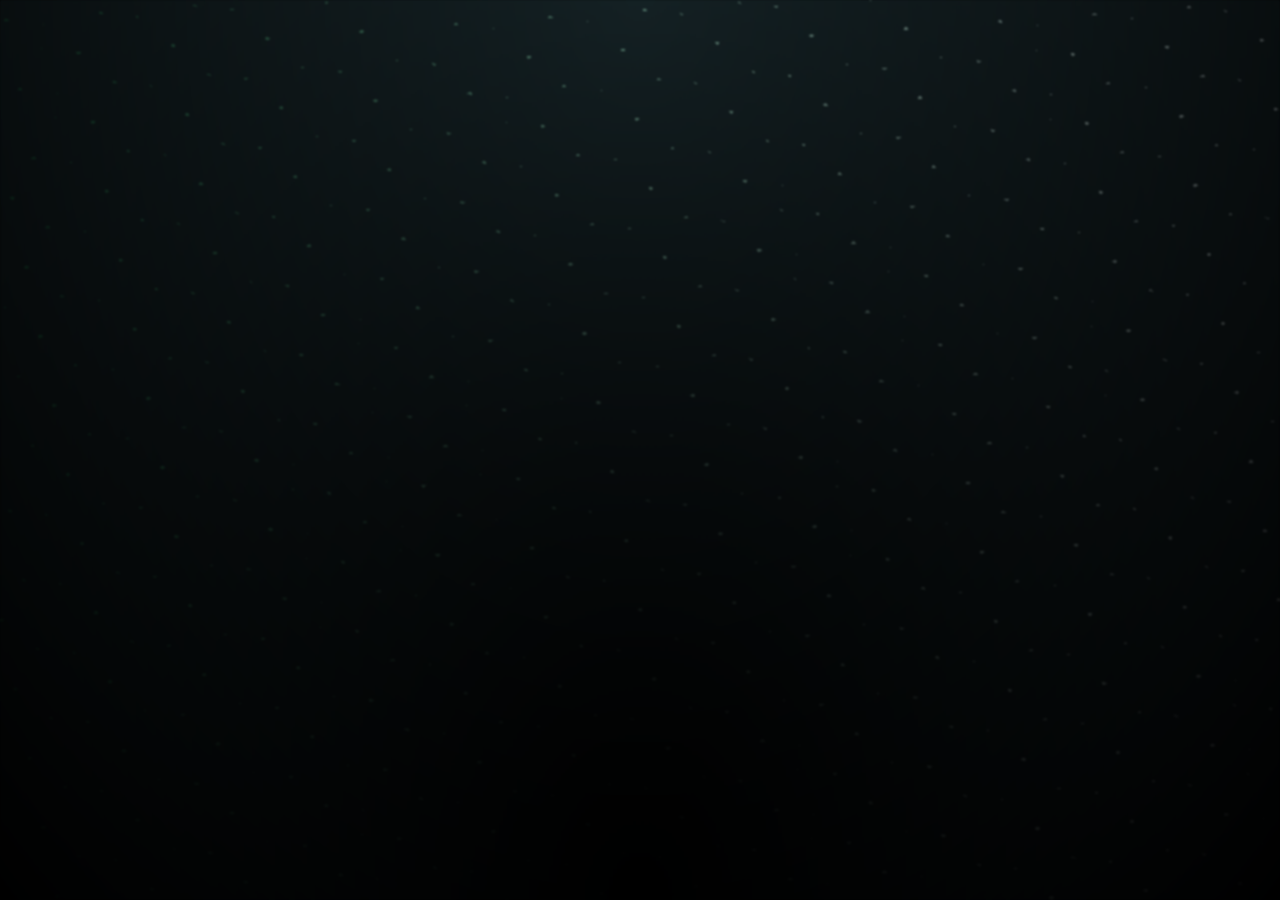
<file: something/index.html>
<!DOCTYPE html>
<html lang="en">
<head>
  <link rel="apple-touch-icon" sizes="180x180" href="pictures\apple-touch-icon.png">
<link rel="icon" type="image/png" sizes="32x32" href="pictures\favicon-32x32.png">
<link rel="icon" type="image/png" sizes="16x16" href="pictures\favicon-16x16.png">
<link rel="manifest" href="pictures\site.webmanifest">
    <meta charset="UTF-8">
    <meta http-equiv="X-UA-Compatible" content="IE=edge">
    <meta name="viewport" content="width=device-width, initial-scale=1.0">
    <link rel="stylesheet" href="css/main.css">
    <link rel="icon" href="img/flowers.png" type="image/x-icon">
    <link rel="preconnect" href="https://fonts.googleapis.com">
    <link rel="preconnect" href="https://fonts.gstatic.com" crossorigin>
    <link href="https://fonts.googleapis.com/css2?family=Dancing+Script:wght@400;700&family=Great+Vibes&family=Playfair+Display:wght@400;700&display=swap" rel="stylesheet">
    <title>With Love For My BBG</title>
</head>
<body class="container">
    <div class="night"></div>
    
    <!-- Introduction Screen -->
    <div class="intro-screen" id="introScreen">
      <div class="intro-text">
        <h1 class="intro-title">Here Is A Gift For You My BBG</h1>
        <p class="intro-subtitle">As Beautiful As You Are</p>
        <p class="intro-subtitle">From Your Chamburr</p>
      </div>
              <div class="click-prompt" id="clickPrompt">
          <p>[ Touch anywhere to continue ]</p>
          <div class="pulse-dot"></div>
        </div>
    </div>
    
    <div class="flowers" id="flowersContainer" style="display: none;">
      <div class="flower flower--1">
        <div class="flower__leafs flower__leafs--1">
          <div class="flower__leaf flower__leaf--1"></div>
          <div class="flower__leaf flower__leaf--2"></div>
          <div class="flower__leaf flower__leaf--3"></div>
          <div class="flower__leaf flower__leaf--4"></div>
          <div class="flower__white-circle"></div>
  
          <div class="flower__light flower__light--1"></div>
          <div class="flower__light flower__light--2"></div>
          <div class="flower__light flower__light--3"></div>
          <div class="flower__light flower__light--4"></div>
          <div class="flower__light flower__light--5"></div>
          <div class="flower__light flower__light--6"></div>
          <div class="flower__light flower__light--7"></div>
          <div class="flower__light flower__light--8"></div>
  
        </div>
        <div class="flower__line">
          <div class="flower__line__leaf flower__line__leaf--1"></div>
          <div class="flower__line__leaf flower__line__leaf--2"></div>
          <div class="flower__line__leaf flower__line__leaf--3"></div>
          <div class="flower__line__leaf flower__line__leaf--4"></div>
          <div class="flower__line__leaf flower__line__leaf--5"></div>
          <div class="flower__line__leaf flower__line__leaf--6"></div>
        </div>
      </div>
  
      <div class="flower flower--2">
        <div class="flower__leafs flower__leafs--2">
          <div class="flower__leaf flower__leaf--1"></div>
          <div class="flower__leaf flower__leaf--2"></div>
          <div class="flower__leaf flower__leaf--3"></div>
          <div class="flower__leaf flower__leaf--4"></div>
          <div class="flower__white-circle"></div>
  
          <div class="flower__light flower__light--1"></div>
          <div class="flower__light flower__light--2"></div>
          <div class="flower__light flower__light--3"></div>
          <div class="flower__light flower__light--4"></div>
          <div class="flower__light flower__light--5"></div>
          <div class="flower__light flower__light--6"></div>
          <div class="flower__light flower__light--7"></div>
          <div class="flower__light flower__light--8"></div>
  
        </div>
        <div class="flower__line">
          <div class="flower__line__leaf flower__line__leaf--1"></div>
          <div class="flower__line__leaf flower__line__leaf--2"></div>
          <div class="flower__line__leaf flower__line__leaf--3"></div>
 ma         <div class="flower__line__leaf flower__line__leaf--4"></div>
        </div>
      </div>
  
      <div class="flower flower--3">
        <div class="flower__leafs flower__leafs--3">
          <div class="flower__leaf flower__leaf--1"></div>
          <div class="flower__leaf flower__leaf--2"></div>
          <div class="flower__leaf flower__leaf--3"></div>
          <div class="flower__leaf flower__leaf--4"></div>
          <div class="flower__white-circle"></div>
  
          <div class="flower__light flower__light--1"></div>
          <div class="flower__light flower__light--2"></div>
          <div class="flower__light flower__light--3"></div>
          <div class="flower__light flower__light--4"></div>
          <div class="flower__light flower__light--5"></div>
          <div class="flower__light flower__light--6"></div>
          <div class="flower__light flower__light--7"></div>
          <div class="flower__light flower__light--8"></div>
  
        </div>
        <div class="flower__line">
          <div class="flower__line__leaf flower__line__leaf--1"></div>
          <div class="flower__line__leaf flower__line__leaf--2"></div>
          <div class="flower__line__leaf flower__line__leaf--3"></div>
          <div class="flower__line__leaf flower__line__leaf--4"></div>
        </div>
      </div>
  
      <div class="grow-ans" style="--d:1.2s">
        <div class="flower__g-long">
          <div class="flower__g-long__top"></div>
          <div class="flower__g-long__bottom"></div>
        </div>
      </div>
  
      <div class="growing-grass">
        <div class="flower__grass flower__grass--1">
          <div class="flower__grass--top"></div>
          <div class="flower__grass--bottom"></div>
          <div class="flower__grass__leaf flower__grass__leaf--1"></div>
          <div class="flower__grass__leaf flower__grass__leaf--2"></div>
          <div class="flower__grass__leaf flower__grass__leaf--3"></div>
          <div class="flower__grass__leaf flower__grass__leaf--4"></div>
          <div class="flower__grass__leaf flower__grass__leaf--5"></div>
          <div class="flower__grass__leaf flower__grass__leaf--6"></div>
          <div class="flower__grass__leaf flower__grass__leaf--7"></div>
          <div class="flower__grass__leaf flower__grass__leaf--8"></div>
          <div class="flower__grass__overlay"></div>
        </div>
      </div>
  
      <div class="growing-grass">
        <div class="flower__grass flower__grass--2">
          <div class="flower__grass--top"></div>
          <div class="flower__grass--bottom"></div>
          <div class="flower__grass__leaf flower__grass__leaf--1"></div>
          <div class="flower__grass__leaf flower__grass__leaf--2"></div>
          <div class="flower__grass__leaf flower__grass__leaf--3"></div>
          <div class="flower__grass__leaf flower__grass__leaf--4"></div>
          <div class="flower__grass__leaf flower__grass__leaf--5"></div>
          <div class="flower__grass__leaf flower__grass__leaf--6"></div>
          <div class="flower__grass__leaf flower__grass__leaf--7"></div>
          <div class="flower__grass__leaf flower__grass__leaf--8"></div>
          <div class="flower__grass__overlay"></div>
        </div>
      </div>
  
      <div class="grow-ans" style="--d:2.4s">
        <div class="flower__g-right flower__g-right--1">
          <div class="leaf"></div>
        </div>
      </div>
  
      <div class="grow-ans" style="--d:2.8s">
        <div class="flower__g-right flower__g-right--2">
          <div class="leaf"></div>
        </div>
      </div>
  
      <div class="grow-ans" style="--d:2.8s">
        <div class="flower__g-front">
          <div class="flower__g-front__leaf-wrapper flower__g-front__leaf-wrapper--1">
            <div class="flower__g-front__leaf"></div>
          </div>
          <div class="flower__g-front__leaf-wrapper flower__g-front__leaf-wrapper--2">
            <div class="flower__g-front__leaf"></div>
          </div>
          <div class="flower__g-front__leaf-wrapper flower__g-front__leaf-wrapper--3">
            <div class="flower__g-front__leaf"></div>
          </div>
          <div class="flower__g-front__leaf-wrapper flower__g-front__leaf-wrapper--4">
            <div class="flower__g-front__leaf"></div>
          </div>
          <div class="flower__g-front__leaf-wrapper flower__g-front__leaf-wrapper--5">
            <div class="flower__g-front__leaf"></div>
          </div>
          <div class="flower__g-front__leaf-wrapper flower__g-front__leaf-wrapper--6">
            <div class="flower__g-front__leaf"></div>
          </div>
          <div class="flower__g-front__leaf-wrapper flower__g-front__leaf-wrapper--7">
            <div class="flower__g-front__leaf"></div>
          </div>
          <div class="flower__g-front__leaf-wrapper flower__g-front__leaf-wrapper--8">
            <div class="flower__g-front__leaf"></div>
          </div>
          <div class="flower__g-front__line"></div>
        </div>
      </div>
  
      <div class="grow-ans" style="--d:3.2s">
        <div class="flower__g-fr">
          <div class="leaf"></div>
          <div class="flower__g-fr__leaf flower__g-fr__leaf--1"></div>
          <div class="flower__g-fr__leaf flower__g-fr__leaf--2"></div>
          <div class="flower__g-fr__leaf flower__g-fr__leaf--3"></div>
          <div class="flower__g-fr__leaf flower__g-fr__leaf--4"></div>
          <div class="flower__g-fr__leaf flower__g-fr__leaf--5"></div>
          <div class="flower__g-fr__leaf flower__g-fr__leaf--6"></div>
          <div class="flower__g-fr__leaf flower__g-fr__leaf--7"></div>
          <div class="flower__g-fr__leaf flower__g-fr__leaf--8"></div>
        </div>
      </div>
  
      <div class="long-g long-g--0">
        <div class="grow-ans" style="--d:3s">
          <div class="leaf leaf--0"></div>
        </div>
        <div class="grow-ans" style="--d:2.2s">
          <div class="leaf leaf--1"></div>
        </div>
        <div class="grow-ans" style="--d:3.4s">
          <div class="leaf leaf--2"></div>
        </div>
        <div class="grow-ans" style="--d:3.6s">
          <div class="leaf leaf--3"></div>
        </div>
      </div>
  
      <div class="long-g long-g--1">
        <div class="grow-ans" style="--d:3.6s">
          <div class="leaf leaf--0"></div>
        </div>
        <div class="grow-ans" style="--d:3.8s">
          <div class="leaf leaf--1"></div>
        </div>
        <div class="grow-ans" style="--d:4s">
          <div class="leaf leaf--2"></div>
        </div>
        <div class="grow-ans" style="--d:4.2s">
          <div class="leaf leaf--3"></div>
        </div>
      </div>
  
      <div class="long-g long-g--2">
        <div class="grow-ans" style="--d:4s">
          <div class="leaf leaf--0"></div>
        </div>
        <div class="grow-ans" style="--d:4.2s">
          <div class="leaf leaf--1"></div>
        </div>
        <div class="grow-ans" style="--d:4.4s">
          <div class="leaf leaf--2"></div>
        </div>
        <div class="grow-ans" style="--d:4.6s">
          <div class="leaf leaf--3"></div>
        </div>
      </div>
  
      <div class="long-g long-g--3">
        <div class="grow-ans" style="--d:4s">
          <div class="leaf leaf--0"></div>
        </div>
        <div class="grow-ans" style="--d:4.2s">
          <div class="leaf leaf--1"></div>
        </div>
        <div class="grow-ans" style="--d:3s">
          <div class="leaf leaf--2"></div>
        </div>
        <div class="grow-ans" style="--d:3.6s">
          <div class="leaf leaf--3"></div>
        </div>
      </div>
  
      <div class="long-g long-g--4">
        <div class="grow-ans" style="--d:4s">
          <div class="leaf leaf--0"></div>
        </div>
        <div class="grow-ans" style="--d:4.2s">
          <div class="leaf leaf--1"></div>
        </div>
        <div class="grow-ans" style="--d:3s">
          <div class="leaf leaf--2"></div>
        </div>
        <div class="grow-ans" style="--d:3.6s">
          <div class="leaf leaf--3"></div>
        </div>
      </div>
  
      <div class="long-g long-g--5">
        <div class="grow-ans" style="--d:4s">
          <div class="leaf leaf--0"></div>
        </div>
        <div class="grow-ans" style="--d:4.2s">
          <div class="leaf leaf--1"></div>
        </div>
        <div class="grow-ans" style="--d:3s">
          <div class="leaf leaf--2"></div>
        </div>
        <div class="grow-ans" style="--d:3.6s">
          <div class="leaf leaf--3"></div>
        </div>
      </div>
  
      <div class="long-g long-g--6">
        <div class="grow-ans" style="--d:4.2s">
          <div class="leaf leaf--0"></div>
        </div>
        <div class="grow-ans" style="--d:4.4s">
          <div class="leaf leaf--1"></div>
        </div>
        <div class="grow-ans" style="--d:4.6s">
          <div class="leaf leaf--2"></div>
        </div>
        <div class="grow-ans" style="--d:4.8s">
          <div class="leaf leaf--3"></div>
        </div>
      </div>
  
      <div class="long-g long-g--7">
        <div class="grow-ans" style="--d:3s">
          <div class="leaf leaf--0"></div>
        </div>
        <div class="grow-ans" style="--d:3.2s">
          <div class="leaf leaf--1"></div>
        </div>
        <div class="grow-ans" style="--d:3.5s">
          <div class="leaf leaf--2"></div>
        </div>
        <div class="grow-ans" style="--d:3.6s">
          <div class="leaf leaf--3"></div>
        </div>
      </div>
    </div>
    
    <script src="main.js"></script>
  </body>
</html>
</file>
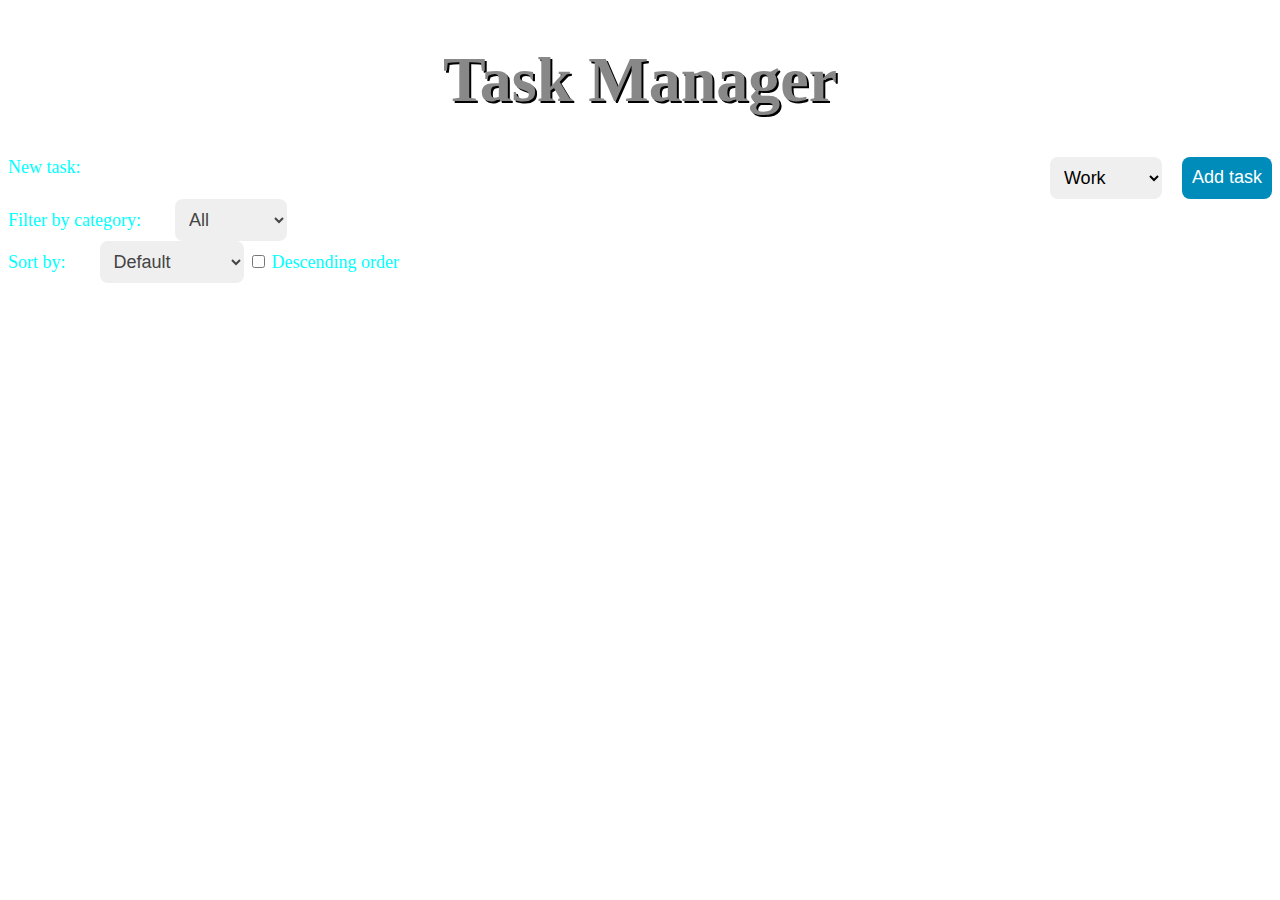
<file: Task-Manager/index.html>
<!DOCTYPE html>
<html>
  <head>
    <title>Task Manager</title>
    <link rel="stylesheet" type="text/css" href="style.css">
  </head>
  <body>
    <h1>Task Manager</h1>
    <form>
      <label for="new-task">New task:</label>
      <input type="text" id="new-task" name="new-task">
      <select id="task-category" name="task-category">
        <option value="work">Work</option>
        <option value="personal">Personal</option>
      </select>
      <button id="add-task" type="button">Add task</button>
    </form>
    <div>
      <label for="filter-category">Filter by category:</label>
      <select id="filter-category" name="filter-category">
        <option value="all">All</option>
        <option value="work">Work</option>
        <option value="personal">Personal</option>
      </select>
    </div>
    <div>
      <label for="sort-by">Sort by:</label>
      <select id="sort-by" name="sort-by">
        <option value="default">Default</option>
        <option value="text">Text</option>
        <option value="category">Category</option>
        <option value="date">Date created</option>
      </select>
      <input type="checkbox" id="sort-order" name="sort-order">
      <label for="sort-order">Descending order</label>
    </div>
    <ul id="task-list"></ul>
    <script src="app.js"></script>
  </body>
</html>
</file>
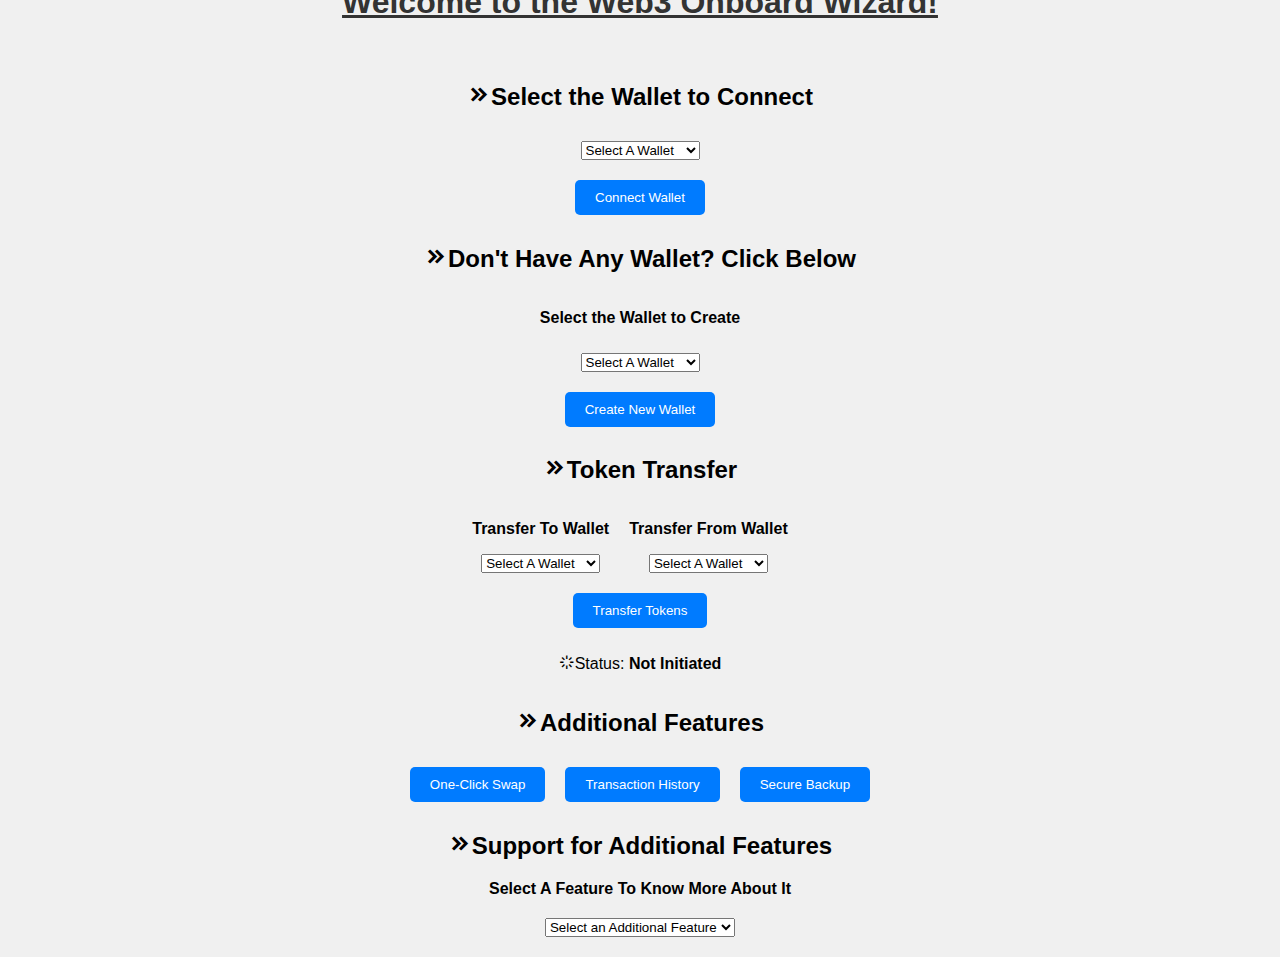
<file: web3-onboard-wizard/index.html>
<!DOCTYPE html>
<html lang="en">
<head>
  <meta charset="UTF-8">
  <meta name="viewport" content="width=device-width, initial-scale=1.0">
  <title>Web3 Onboard Wizard</title>
  <!-- Load JavaScript -->
  <script src="app.js" defer></script>
  <!-- Load CSS styles -->
  <link rel="stylesheet" href="styles.css">
  <!-- Load Boxicons for icons -->
  <link href='https://unpkg.com/boxicons@2.1.4/css/boxicons.min.css' rel='stylesheet'>
</head>
<body>
  <!-- Header -->
  <h1><u>Welcome to the Web3 Onboard Wizard!</u></h1>

  <!-- Connect Wallet Section -->
  <h2><i class='bx bxs-chevrons-right bx-flashing' ></i>Select the Wallet to Connect</h2>
  <select id="walletSelect">
    <option value="" disabled selected>Select A Wallet</option>
    <!-- Wallet options -->
    <option value="MetaMask">MetaMask</option>
    <option value="EaseWallet">EaseWallet</option>
    <option value="TrustWallet">Trust Wallet</option>
    <option value="MyEtherWallet">MyEtherWallet</option>
    <option value="CoinbaseWallet">Coinbase Wallet</option>
    <option value="WalletConnect">WalletConnect</option>
    <option value="LedgerLive">Ledger Live</option>
    <option value="TrezorWallet">Trezor Wallet</option>
    <option value="PortisWallet">Portis Wallet</option>
    <option value="FortmaticWallet">Fortmatic Wallet</option>
    <option value="CipherBrowser">Cipher Browser</option>
    <!-- Add more wallet options as needed -->
  </select>
  <!-- Connect Wallet Button -->
  <button id="connectBtn">Connect Wallet</button>

  <!-- Create Wallet Section -->
  <h2><i class='bx bxs-chevrons-right bx-flashing' ></i>Don't Have Any Wallet? Click Below</h2>
  <p><b>Select the Wallet to Create</b></p>
  <select id="walletSelectCreate">
    <option value="" disabled selected>Select A Wallet</option>
    <!-- Wallet options -->
    <option value="MetaMask">MetaMask</option>
    <option value="EaseWallet">EaseWallet</option>
    <option value="TrustWallet">Trust Wallet</option>
    <option value="MyEtherWallet">MyEtherWallet</option>
    <option value="CoinbaseWallet">Coinbase Wallet</option>
    <option value="WalletConnect">WalletConnect</option>
    <option value="LedgerLive">Ledger Live</option>
    <option value="TrezorWallet">Trezor Wallet</option>
    <option value="PortisWallet">Portis Wallet</option>
    <option value="FortmaticWallet">Fortmatic Wallet</option>
    <option value="CipherBrowser">Cipher Browser</option>
    <!-- Add more wallet options as needed -->
  </select>
  <!-- Create New Wallet Button -->
  <button id="createBtn">Create New Wallet</button>

  <!-- Token Transfer Section -->
  <h2><i class='bx bxs-chevrons-right bx-flashing' ></i>Token Transfer</h2>
  <div class="transfer-container">
    <div class="transfer-option">
      <p><b>Transfer To Wallet</b></p>
      <select class="walletSelect">
        <option value="" disabled selected>Select A Wallet</option>
        <!-- Wallet options -->
            <option value="MetaMask">MetaMask</option>
            <option value="EaseWallet">EaseWallet</option>
            <option value="TrustWallet">Trust Wallet</option>
            <option value="MyEtherWallet">MyEtherWallet</option>
            <option value="CoinbaseWallet">Coinbase Wallet</option>
            <option value="WalletConnect">WalletConnect</option>
            <option value="LedgerLive">Ledger Live</option>
            <option value="TrezorWallet">Trezor Wallet</option>
            <option value="PortisWallet">Portis Wallet</option>
            <option value="FortmaticWallet">Fortmatic Wallet</option>
            <option value="CipherBrowser">Cipher Browser</option>
      </select>
    </div>
    <div class="transfer-option">
      <p><b>Transfer From Wallet</b></p>
      <select class="walletSelect">
        <option value="" disabled selected>Select A Wallet</option>
        <!-- Wallet options -->
            <option value="MetaMask">MetaMask</option>
            <option value="EaseWallet">EaseWallet</option>
            <option value="TrustWallet">Trust Wallet</option>
            <option value="MyEtherWallet">MyEtherWallet</option>
            <option value="CoinbaseWallet">Coinbase Wallet</option>
            <option value="WalletConnect">WalletConnect</option>
            <option value="LedgerLive">Ledger Live</option>
            <option value="TrezorWallet">Trezor Wallet</option>
            <option value="PortisWallet">Portis Wallet</option>
            <option value="FortmaticWallet">Fortmatic Wallet</option>
            <option value="CipherBrowser">Cipher Browser</option>
      </select>
    </div>
  </div>
  <button id="transferBtn">Transfer Tokens</button>
  <p><i class='bx bx-loader bx-spin' ></i>Status: <span id="status">Not Initiated</span></p>

  <!-- Additional Features Section -->
  <h2><i class='bx bxs-chevrons-right bx-flashing' ></i>Additional Features</h2>
  <div class="feature-buttons">
    <button id="swapBtn">One-Click Swap</button>
    <button id="historyBtn">Transaction History</button>
    <button id="backupBtn">Secure Backup</button>
  </div>

  <!-- Support for Additional Features Section -->
  <section class="feature-support">
    <h2><i class='bx bxs-chevrons-right bx-flashing' ></i>Support for Additional Features</h2>
    <p><b>Select A Feature To Know More About It</b></p>
    <select id="featureDropdown">
      <option value="" disabled selected>Select an Additional Feature</option>
      <option value="swap">One-Click Swap</option>
      <option value="history">Transaction History</option>
      <option value="backup">Secure Backup</option>
    </select>
    <div class="feature-description" id="featureDescription">
      <!-- Descriptions will be displayed here based on the selected option -->
    </div>
  </section>

  <script>
    // JavaScript code to display feature descriptions based on selected option
    const featureDropdown = document.getElementById("featureDropdown");
    const featureDescription = document.getElementById("featureDescription");

    featureDropdown.addEventListener("change", () => {
      const selectedFeature = featureDropdown.value;
      featureDescription.innerHTML = getDescription(selectedFeature);
    });

    function getDescription(feature) {
      switch (feature) {
        case "swap":
          return "<h3>One-Click Swap:</h3><p>Instantly exchange one cryptocurrency for another with a single button press.</p>";
        case "history":
          return "<h3>Transaction History:</h3><p>View a record of all past transactions for your wallet, including transfers and interactions with dApps.</p>";
        case "backup":
          return "<h3>Secure Backup:</h3><p>Create a copy of your wallet's information and keys, ensuring you can recover access even if your device is lost or damaged.</p>";
        default:
          return "";
      }
    }

    // Simulate actions
    document.getElementById("connectBtn").addEventListener("click", () => {
      alert("Wallet Connected!");
    });

    document.getElementById("createBtn").addEventListener("click", () => {
      alert("New Wallet Created!");
    });

    document.getElementById("transferBtn").addEventListener("click", () => {
      document.getElementById("status").textContent = "Signing and Executing Transfer...";
      setTimeout(() => {
        document.getElementById("status").textContent = "Transfer Completed!";
      }, 2000);
    });

    document.getElementById("swapBtn").addEventListener("click", () => {
      alert("Tokens Swapped!");
    });

    document.getElementById("historyBtn").addEventListener("click", () => {
      alert("Transaction History: ...");
    });

    document.getElementById("backupBtn").addEventListener("click", () => {
      alert("Wallet Backup Created!");
    });
  </script>
</body>
</html>
</file>
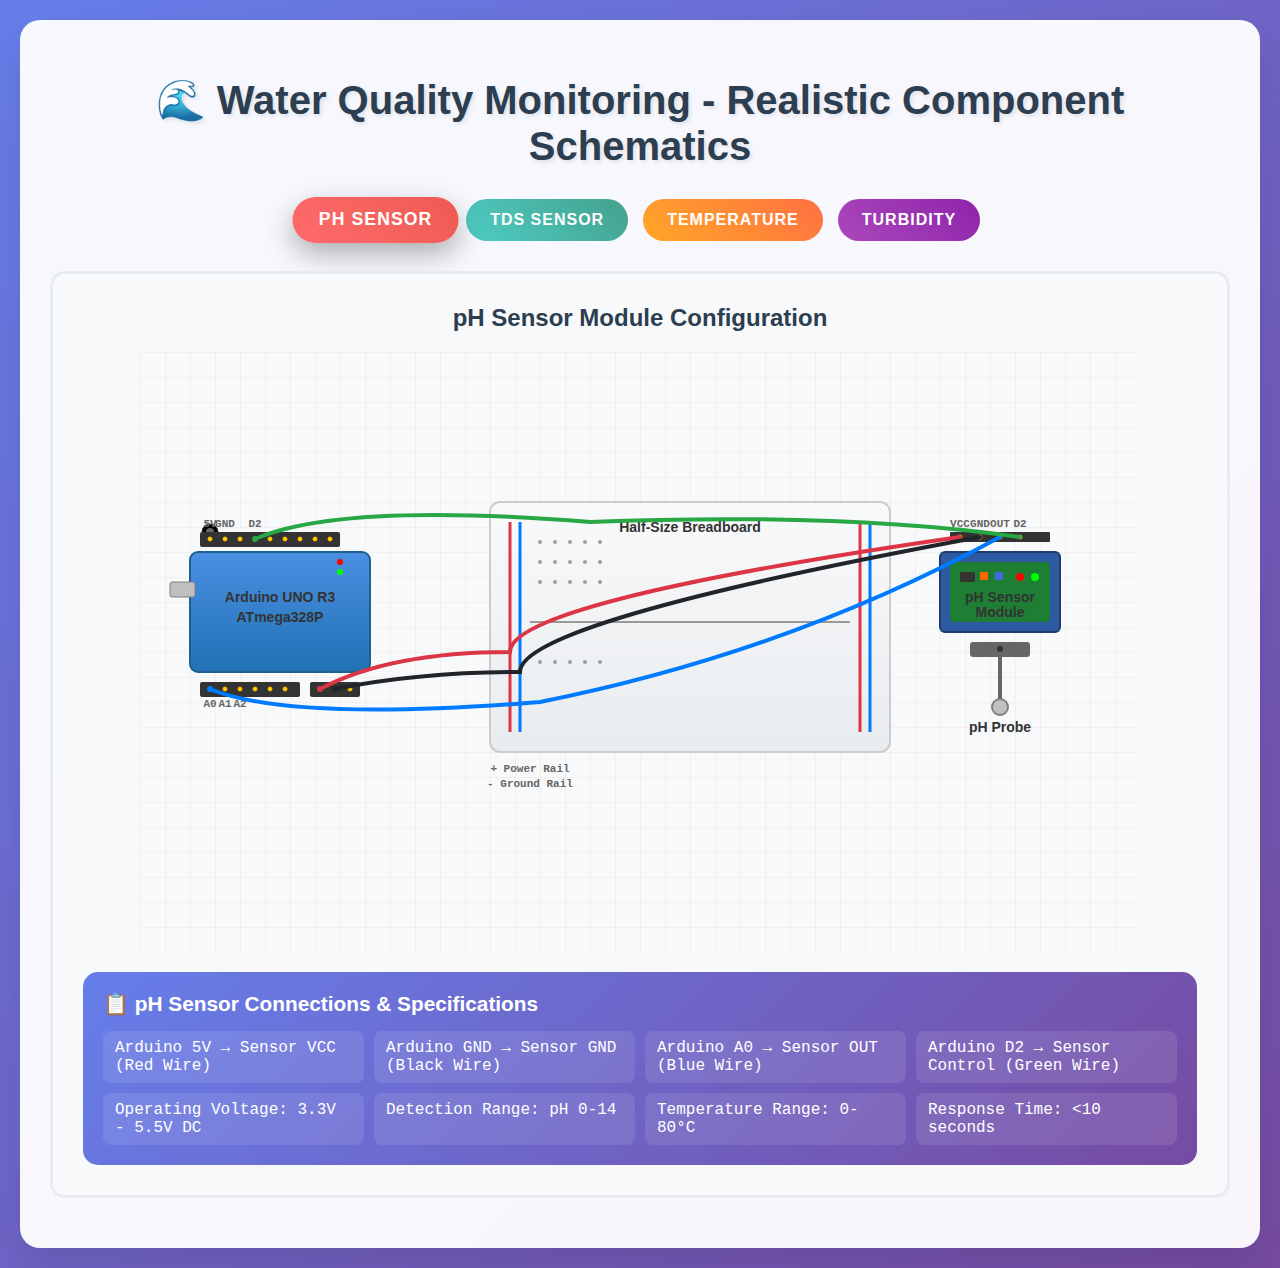
<file: Storage-Misc/w_q_schematics.html>
<!DOCTYPE html>
<html lang="en">
<head>
    <meta charset="UTF-8">
    <meta name="viewport" content="width=device-width, initial-scale=1.0">
    <title>Water Quality Monitoring Schematics</title>
    <style>
        body {
            font-family: 'Segoe UI', Tahoma, Geneva, Verdana, sans-serif;
            margin: 0;
            padding: 20px;
            background: linear-gradient(135deg, #667eea 0%, #764ba2 100%);
            min-height: 100vh;
            color: #333;
        }
        
        .container {
            max-width: 1400px;
            margin: 0 auto;
            background: rgba(255, 255, 255, 0.95);
            border-radius: 20px;
            padding: 30px;
            box-shadow: 0 20px 40px rgba(0,0,0,0.1);
        }
        
        h1 {
            text-align: center;
            color: #2c3e50;
            margin-bottom: 30px;
            font-size: 2.5em;
            text-shadow: 2px 2px 4px rgba(0,0,0,0.1);
        }
        
        .controls {
            display: flex;
            justify-content: center;
            gap: 15px;
            margin-bottom: 30px;
            flex-wrap: wrap;
        }
        
        .sensor-btn {
            padding: 12px 24px;
            border: none;
            border-radius: 25px;
            cursor: pointer;
            font-size: 16px;
            font-weight: 600;
            transition: all 0.3s ease;
            color: white;
            text-transform: uppercase;
            letter-spacing: 1px;
        }
        
        .sensor-btn.ph { background: linear-gradient(45deg, #ff6b6b, #ee5a52); }
        .sensor-btn.tds { background: linear-gradient(45deg, #4ecdc4, #44a08d); }
        .sensor-btn.temp { background: linear-gradient(45deg, #ffa726, #ff7043); }
        .sensor-btn.turbidity { background: linear-gradient(45deg, #ab47bc, #8e24aa); }
        
        .sensor-btn:hover {
            transform: translateY(-3px);
            box-shadow: 0 10px 20px rgba(0,0,0,0.2);
        }
        
        .sensor-btn.active {
            transform: scale(1.1);
            box-shadow: 0 10px 25px rgba(0,0,0,0.3);
        }
        
        .schematic-container {
            background: #f8f9fa;
            border-radius: 15px;
            padding: 30px;
            margin-bottom: 20px;
            border: 3px solid #e9ecef;
            position: relative;
            overflow: hidden;
        }
        
        .schematic-title {
            text-align: center;
            font-size: 1.5em;
            font-weight: bold;
            color: #2c3e50;
            margin-bottom: 20px;
        }
        
        .circuit-svg {
            width: 100%;
            max-width: 1000px;
            height: 600px;
            margin: 0 auto;
            display: block;
        }
        
        .wire {
            stroke-width: 4;
            fill: none;
            stroke-linecap: round;
        }
        
        .wire-red { stroke: #dc3545; }
        .wire-black { stroke: #212529; }
        .wire-blue { stroke: #007bff; }
        .wire-green { stroke: #28a745; }
        .wire-yellow { stroke: #ffc107; }
        
        .component-label {
            font-family: 'Arial', sans-serif;
            font-size: 14px;
            fill: #333;
            text-anchor: middle;
            font-weight: bold;
        }
        
        .pin-label {
            font-family: 'Courier New', monospace;
            font-size: 11px;
            fill: #666;
            text-anchor: middle;
            font-weight: bold;
        }
        
        .connection-point {
            fill: #ffd700;
            stroke: #ffb700;
            stroke-width: 1;
        }
        
        .info-panel {
            background: linear-gradient(135deg, #667eea 0%, #764ba2 100%);
            color: white;
            padding: 20px;
            border-radius: 15px;
            margin-top: 20px;
        }
        
        .info-title {
            font-size: 1.3em;
            font-weight: bold;
            margin-bottom: 10px;
        }
        
        .connection-list {
            display: grid;
            grid-template-columns: repeat(auto-fit, minmax(250px, 1fr));
            gap: 10px;
            margin-top: 15px;
        }
        
        .connection-item {
            background: rgba(255, 255, 255, 0.1);
            padding: 8px 12px;
            border-radius: 8px;
            font-family: 'Courier New', monospace;
        }
        
        @keyframes pulse {
            0% { stroke-width: 4; opacity: 1; }
            50% { stroke-width: 6; opacity: 0.7; }
            100% { stroke-width: 4; opacity: 1; }
        }
        
        .active-wire {
            animation: pulse 2s ease-in-out infinite;
        }
    </style>
</head>
<body>
    <div class="container">
        <h1>🌊 Water Quality Monitoring - Realistic Component Schematics</h1>
        
        <div class="controls">
            <button class="sensor-btn ph active" onclick="showSchematic('ph')">pH Sensor</button>
            <button class="sensor-btn tds" onclick="showSchematic('tds')">TDS Sensor</button>
            <button class="sensor-btn temp" onclick="showSchematic('temp')">Temperature</button>
            <button class="sensor-btn turbidity" onclick="showSchematic('turbidity')">Turbidity</button>
        </div>
        
        <div class="schematic-container">
            <div class="schematic-title" id="schematic-title">pH Sensor Configuration</div>
            
            <svg class="circuit-svg" id="circuit-svg" viewBox="0 0 1000 600">
                <!-- Grid background -->
                <defs>
                    <pattern id="grid" width="25" height="25" patternUnits="userSpaceOnUse">
                        <path d="M 25 0 L 0 0 0 25" fill="none" stroke="#e8e8e8" stroke-width="1"/>
                    </pattern>
                    
                    <!-- Realistic Arduino gradient -->
                    <linearGradient id="arduinoGrad" x1="0%" y1="0%" x2="0%" y2="100%">
                        <stop offset="0%" style="stop-color:#4a90e2;stop-opacity:1" />
                        <stop offset="100%" style="stop-color:#2171b5;stop-opacity:1" />
                    </linearGradient>
                    
                    <!-- Breadboard gradient -->
                    <linearGradient id="breadboardGrad" x1="0%" y1="0%" x2="0%" y2="100%">
                        <stop offset="0%" style="stop-color:#f8f9fa;stop-opacity:1" />
                        <stop offset="100%" style="stop-color:#e9ecef;stop-opacity:1" />
                    </linearGradient>
                </defs>
                
                <rect width="100%" height="100%" fill="url(#grid)" />
                
                <!-- Detailed Arduino UNO -->
                <g id="arduino-group">
                    <!-- Main board -->
                    <rect x="50" y="200" width="180" height="120" fill="url(#arduinoGrad)" rx="8" stroke="#1e6091" stroke-width="2"/>
                    
                    <!-- USB connector -->
                    <rect x="30" y="230" width="25" height="15" fill="#c0c0c0" rx="2" stroke="#808080" stroke-width="1"/>
                    
                    <!-- Power jack -->
                    <circle cx="70" cy="180" r="8" fill="#000" stroke="#333" stroke-width="1"/>
                    <circle cx="70" cy="180" r="4" fill="#666"/>
                    
                    <!-- Digital pins header -->
                    <rect x="60" y="180" width="140" height="15" fill="#333" rx="2"/>
                    <g id="digital-pins">
                        <!-- Individual pin holes -->
                        <circle cx="70" cy="187" r="2" fill="#ffcc00" class="connection-point"/>
                        <circle cx="85" cy="187" r="2" fill="#ffcc00" class="connection-point"/>
                        <circle cx="100" cy="187" r="2" fill="#ffcc00" class="connection-point"/>
                        <circle cx="115" cy="187" r="2" fill="#ffcc00" class="connection-point"/>
                        <circle cx="130" cy="187" r="2" fill="#ffcc00" class="connection-point"/>
                        <circle cx="145" cy="187" r="2" fill="#ffcc00" class="connection-point"/>
                        <circle cx="160" cy="187" r="2" fill="#ffcc00" class="connection-point"/>
                        <circle cx="175" cy="187" r="2" fill="#ffcc00" class="connection-point"/>
                        <circle cx="190" cy="187" r="2" fill="#ffcc00" class="connection-point"/>
                    </g>
                    
                    <!-- Analog pins header -->
                    <rect x="60" y="330" width="100" height="15" fill="#333" rx="2"/>
                    <g id="analog-pins">
                        <circle cx="70" cy="337" r="2" fill="#ffcc00" class="connection-point"/>
                        <circle cx="85" cy="337" r="2" fill="#ffcc00" class="connection-point"/>
                        <circle cx="100" cy="337" r="2" fill="#ffcc00" class="connection-point"/>
                        <circle cx="115" cy="337" r="2" fill="#ffcc00" class="connection-point"/>
                        <circle cx="130" cy="337" r="2" fill="#ffcc00" class="connection-point"/>
                        <circle cx="145" cy="337" r="2" fill="#ffcc00" class="connection-point"/>
                    </g>
                    
                    <!-- Power header -->
                    <rect x="170" y="330" width="50" height="15" fill="#333" rx="2"/>
                    <circle cx="180" cy="337" r="2" fill="#ffcc00" class="connection-point" id="power-5v"/>
                    <circle cx="195" cy="337" r="2" fill="#ffcc00" class="connection-point" id="power-gnd"/>
                    <circle cx="210" cy="337" r="2" fill="#ffcc00" class="connection-point"/>
                    
                    <!-- Arduino labels -->
                    <text x="140" y="250" class="component-label" fill="white" font-size="16">Arduino UNO R3</text>
                    <text x="140" y="270" class="component-label" fill="white" font-size="12">ATmega328P</text>
                    
                    <!-- Pin labels -->
                    <text x="70" y="175" class="pin-label">5V</text>
                    <text x="85" y="175" class="pin-label">GND</text>
                    <text x="115" y="175" class="pin-label">D2</text>
                    <text x="70" y="355" class="pin-label">A0</text>
                    <text x="85" y="355" class="pin-label">A1</text>
                    <text x="100" y="355" class="pin-label">A2</text>
                    
                    <!-- LED indicators -->
                    <circle cx="200" cy="210" r="3" fill="#ff0000"/>
                    <circle cx="200" cy="220" r="3" fill="#00ff00"/>
                </g>
                
                <!-- Detailed Breadboard -->
                <g id="breadboard-group">
                    <!-- Main breadboard body -->
                    <rect x="350" y="150" width="400" height="250" fill="url(#breadboardGrad)" rx="10" stroke="#ccc" stroke-width="2"/>
                    
                    <!-- Power rails (red and blue lines) -->
                    <line x1="370" y1="170" x2="370" y2="380" stroke="#dc3545" stroke-width="3"/>
                    <line x1="380" y1="170" x2="380" y2="380" stroke="#007bff" stroke-width="3"/>
                    <line x1="720" y1="170" x2="720" y2="380" stroke="#dc3545" stroke-width="3"/>
                    <line x1="730" y1="170" x2="730" y2="380" stroke="#007bff" stroke-width="3"/>
                    
                    <!-- Breadboard holes pattern -->
                    <g id="breadboard-holes">
                        <!-- Top section holes -->
                        <g fill="#666" opacity="0.6">
                            <!-- Row 1 -->
                            <circle cx="400" cy="190" r="2"/>
                            <circle cx="415" cy="190" r="2"/>
                            <circle cx="430" cy="190" r="2"/>
                            <circle cx="445" cy="190" r="2"/>
                            <circle cx="460" cy="190" r="2"/>
                            <!-- Row 2 -->
                            <circle cx="400" cy="210" r="2"/>
                            <circle cx="415" cy="210" r="2"/>
                            <circle cx="430" cy="210" r="2"/>
                            <circle cx="445" cy="210" r="2"/>
                            <circle cx="460" cy="210" r="2"/>
                            <!-- More rows... -->
                            <circle cx="400" cy="230" r="2"/>
                            <circle cx="415" cy="230" r="2"/>
                            <circle cx="430" cy="230" r="2"/>
                            <circle cx="445" cy="230" r="2"/>
                            <circle cx="460" cy="230" r="2"/>
                            
                            <!-- Bottom section -->
                            <circle cx="400" cy="310" r="2"/>
                            <circle cx="415" cy="310" r="2"/>
                            <circle cx="430" cy="310" r="2"/>
                            <circle cx="445" cy="310" r="2"/>
                            <circle cx="460" cy="310" r="2"/>
                        </g>
                    </g>
                    
                    <!-- Center divider -->
                    <line x1="390" y1="270" x2="710" y2="270" stroke="#999" stroke-width="2"/>
                    
                    <text x="550" y="180" class="component-label">Half-Size Breadboard</text>
                    <text x="390" y="420" class="pin-label" fill="#dc3545">+ Power Rail</text>
                    <text x="390" y="435" class="pin-label" fill="#007bff">- Ground Rail</text>
                </g>
                
                <!-- Sensor (will be updated based on selection) -->
                <g id="sensor-group">
                    <!-- pH Sensor Module -->
                    <rect x="800" y="200" width="120" height="80" fill="#2d5aa0" rx="5" stroke="#1e3d6f" stroke-width="2"/>
                    
                    <!-- Sensor circuit board details -->
                    <rect x="810" y="210" width="100" height="60" fill="#1e7e34" rx="3"/>
                    
                    <!-- Electronic components on board -->
                    <rect x="820" y="220" width="15" height="10" fill="#333" rx="2"/>
                    <rect x="840" y="220" width="8" height="8" fill="#ff6600" rx="1"/>
                    <rect x="855" y="220" width="8" height="8" fill="#4169E1" rx="1"/>
                    <circle cx="880" cy="225" r="4" fill="#ff0000"/>
                    <circle cx="895" cy="225" r="4" fill="#00ff00"/>
                    
                    <!-- Pin headers -->
                    <rect x="810" y="180" width="100" height="10" fill="#333" rx="1"/>
                    <circle cx="820" cy="185" r="2" fill="#ffcc00" class="connection-point"/>
                    <circle cx="840" cy="185" r="2" fill="#ffcc00" class="connection-point"/>
                    <circle cx="860" cy="185" r="2" fill="#ffcc00" class="connection-point"/>
                    <circle cx="880" cy="185" r="2" fill="#ffcc00" class="connection-point"/>
                    
                    <!-- pH probe connector -->
                    <rect x="830" y="290" width="60" height="15" fill="#666" rx="3"/>
                    <circle cx="860" cy="297" r="3" fill="#333"/>
                    
                    <text x="860" y="250" class="component-label" fill="white" font-size="12">pH Sensor</text>
                    <text x="860" y="265" class="component-label" fill="white" font-size="10">Module</text>
                    
                    <!-- Pin labels -->
                    <text x="820" y="175" class="pin-label">VCC</text>
                    <text x="840" y="175" class="pin-label">GND</text>
                    <text x="860" y="175" class="pin-label">OUT</text>
                    <text x="880" y="175" class="pin-label">D2</text>
                    
                    <!-- pH probe -->
                    <line x1="860" y1="305" x2="860" y2="350" stroke="#666" stroke-width="4" stroke-linecap="round"/>
                    <circle cx="860" cy="355" r="8" fill="#c0c0c0" stroke="#808080" stroke-width="2"/>
                    <text x="860" y="380" class="component-label" font-size="10">pH Probe</text>
                </g>
                
                <!-- Connection Wires -->
                <g id="wire-group">
                    <!-- Power wire (5V) -->
                    <path d="M 180 337 Q 250 300 370 300 Q 370 250 820 185" class="wire wire-red active-wire"/>
                    
                    <!-- Ground wire -->
                    <path d="M 195 337 Q 280 320 380 320 Q 380 270 840 185" class="wire wire-black active-wire"/>
                    
                    <!-- Analog signal wire -->
                    <path d="M 70 337 Q 150 370 400 350 Q 650 300 860 185" class="wire wire-blue active-wire"/>
                    
                    <!-- Digital control wire -->
                    <path d="M 115 187 Q 200 150 450 170 Q 700 160 880 185" class="wire wire-green active-wire"/>
                </g>
                
                <!-- Connection dots for clarity -->
                <g id="connection-dots">
                    <circle cx="180" cy="337" r="3" fill="#dc3545"/>
                    <circle cx="195" cy="337" r="3" fill="#212529"/>
                    <circle cx="70" cy="337" r="3" fill="#007bff"/>
                    <circle cx="115" cy="187" r="3" fill="#28a745"/>
                </g>
            </svg>
            
            <div class="info-panel" id="info-panel">
                <div class="info-title">📋 pH Sensor Connections & Specifications</div>
                <div class="connection-list" id="connection-list">
                    <div class="connection-item">Arduino 5V → Sensor VCC (Red Wire)</div>
                    <div class="connection-item">Arduino GND → Sensor GND (Black Wire)</div>
                    <div class="connection-item">Arduino A0 → Sensor OUT (Blue Wire)</div>
                    <div class="connection-item">Arduino D2 → Sensor Control (Green Wire)</div>
                    <div class="connection-item">Operating Voltage: 3.3V - 5.5V DC</div>
                    <div class="connection-item">Detection Range: pH 0-14</div>
                    <div class="connection-item">Temperature Range: 0-80°C</div>
                    <div class="connection-item">Response Time: <10 seconds</div>
                </div>
            </div>
        </div>
    </div>

    <script>
        const sensorConfigs = {
            ph: {
                title: "pH Sensor Module Configuration",
                sensorColor: "#2d5aa0",
                boardColor: "#1e7e34",
                sensorLabel: ["pH Sensor", "Module"],
                probeType: "pH Probe",
                pins: [
                    { x: 820, y: 185, label: "VCC", color: "#ffcc00" },
                    { x: 840, y: 185, label: "GND", color: "#ffcc00" },
                    { x: 860, y: 185, label: "OUT", color: "#ffcc00" },
                    { x: 880, y: 185, label: "D2", color: "#ffcc00" }
                ],
                connections: [
                    "Arduino 5V → Sensor VCC (Red Wire)",
                    "Arduino GND → Sensor GND (Black Wire)", 
                    "Arduino A0 → Sensor OUT (Blue Wire)",
                    "Arduino D2 → Sensor Control (Green Wire)",
                    "Operating Voltage: 3.3V - 5.5V DC",
                    "Detection Range: pH 0-14",
                    "Temperature Range: 0-80°C",
                    "Response Time: <10 seconds"
                ],
                infoTitle: "📋 pH Sensor Connections & Specifications"
            },
            tds: {
                title: "TDS Sensor Module Configuration",
                sensorColor: "#4ecdc4",
                boardColor: "#2d8659",
                sensorLabel: ["TDS Sensor", "Module"],
                probeType: "TDS Probe",
                pins: [
                    { x: 820, y: 185, label: "VCC", color: "#ffcc00" },
                    { x: 840, y: 185, label: "GND", color: "#ffcc00" },
                    { x: 860, y: 185, label: "OUT", color: "#ffcc00" }
                ],
                connections: [
                    "Arduino 5V → Sensor VCC (Red Wire)",
                    "Arduino GND → Sensor GND (Black Wire)",
                    "Arduino A0 → Sensor OUT (Blue Wire)",
                    "Operating Voltage: 3.3V - 5.5V DC",
                    "Detection Range: 0-1000 ppm",
                    "Accuracy: ±10%",
                    "Probe Material: Stainless Steel",
                    "Temperature Range: 0-80°C"
                ],
                infoTitle: "📊 TDS Sensor Connections & Specifications"
            },
            temp: {
                title: "DS18B20 Temperature Sensor Configuration", 
                sensorColor: "#ffa726",
                boardColor: "#d84315",
                sensorLabel: ["DS18B20", "Temp Module"],
                probeType: "Temp Probe",
                pins: [
                    { x: 820, y: 185, label: "VCC", color: "#ffcc00" },
                    { x: 840, y: 185, label: "GND", color: "#ffcc00" },
                    { x: 860, y: 185, label: "DATA", color: "#ffcc00" }
                ],
                connections: [
                    "Arduino 5V → Sensor VCC (Red Wire)",
                    "Arduino GND → Sensor GND (Black Wire)",
                    "Arduino D2 → Sensor DATA (Blue Wire)",
                    "4.7kΩ Pull-up: VCC to DATA line",
                    "Operating Voltage: 3.0V - 5.5V DC",
                    "Temperature Range: -55°C to +125°C",
                    "Accuracy: ±0.5°C (-10°C to +85°C)",
                    "Resolution: 9-12 bits (configurable)"
                ],
                infoTitle: "🌡️ Temperature Sensor Connections & Specifications"
            },
            turbidity: {
                title: "Turbidity Sensor Module Configuration",
                sensorColor: "#ab47bc", 
                boardColor: "#4a148c",
                sensorLabel: ["Turbidity", "Sensor"],
                probeType: "Optical Probe",
                pins: [
                    { x: 820, y: 185, label: "VCC", color: "#ffcc00" },
                    { x: 840, y: 185, label: "GND", color: "#ffcc00" },
                    { x: 860, y: 185, label: "OUT", color: "#ffcc00" },
                    { x: 880, y: 185, label: "LED", color: "#ffcc00" }
                ],
                connections: [
                    "Arduino 5V → Sensor VCC (Red Wire)",
                    "Arduino GND → Sensor GND (Black Wire)",
                    "Arduino A0 → Sensor OUT (Blue Wire)", 
                    "Arduino D2 → LED Control (Green Wire)",
                    "Operating Voltage: 5V DC",
                    "Detection Range: 0-4000 NTU",
                    "Response Time: <500ms",
                    "Light Source: IR LED + Photodiode"
                ],
                infoTitle: "🔍 Turbidity Sensor Connections & Specifications"
            }
        };

        function showSchematic(sensorType) {
            // Update button states
            document.querySelectorAll('.sensor-btn').forEach(btn => btn.classList.remove('active'));
            document.querySelector(`.sensor-btn.${sensorType}`).classList.add('active');
            
            const config = sensorConfigs[sensorType];
            
            // Update title
            document.getElementById('schematic-title').textContent = config.title;
            
            // Update sensor colors and labels
            const sensorRect = document.querySelector('#sensor-group rect');
            sensorRect.setAttribute('fill', config.sensorColor);
            
            const boardRect = document.querySelector('#sensor-group rect:nth-of-type(2)');
            boardRect.setAttribute('fill', config.boardColor);
            
            const sensorLabels = document.querySelectorAll('#sensor-group .component-label');
            sensorLabels[0].textContent = config.sensorLabel[0];
            sensorLabels[1].textContent = config.sensorLabel[1];
            sensorLabels[2].textContent = config.probeType;
            
            // Update pin visibility and labels
            const pinCircles = document.querySelectorAll('#sensor-group circle.connection-point');
            const pinLabels = document.querySelectorAll('#sensor-group .pin-label');
            
            // Hide all pins first
            pinCircles.forEach((circle, i) => {
                if (i < 4) circle.style.display = 'none';
            });
            pinLabels.forEach((label, i) => {
                if (i < 4) label.style.display = 'none';
            });
            
            // Show pins based on sensor configuration
            config.pins.forEach((pin, i) => {
                if (pinCircles[i]) {
                    pinCircles[i].style.display = 'block';
                    pinCircles[i].setAttribute('cx', pin.x);
                }
                if (pinLabels[i]) {
                    pinLabels[i].style.display = 'block';
                    pinLabels[i].setAttribute('x', pin.x);
                    pinLabels[i].textContent = pin.label;
                }
            });
            
            // Update wire visibility
            const wires = document.querySelectorAll('#wire-group path');
            if (config.pins.length === 3) {
                // Hide the fourth wire for 3-pin sensors
                if (wires[3]) wires[3].style.display = 'none';
            } else {
                // Show all wires for 4-pin sensors
                wires.forEach(wire => wire.style.display = 'block');
            }
            
            // Update info panel
            document.getElementById('info-panel').querySelector('.info-title').textContent = config.infoTitle;
            
            const connectionList = document.getElementById('connection-list');
            connectionList.innerHTML = '';
            config.connections.forEach(connection => {
                const div = document.createElement('div');
                div.className = 'connection-item';
                div.textContent = connection;
                connectionList.appendChild(div);
            });
        }

        // Initialize with pH sensor
        showSchematic('ph');
    </script>
</body>
</html>
</file>
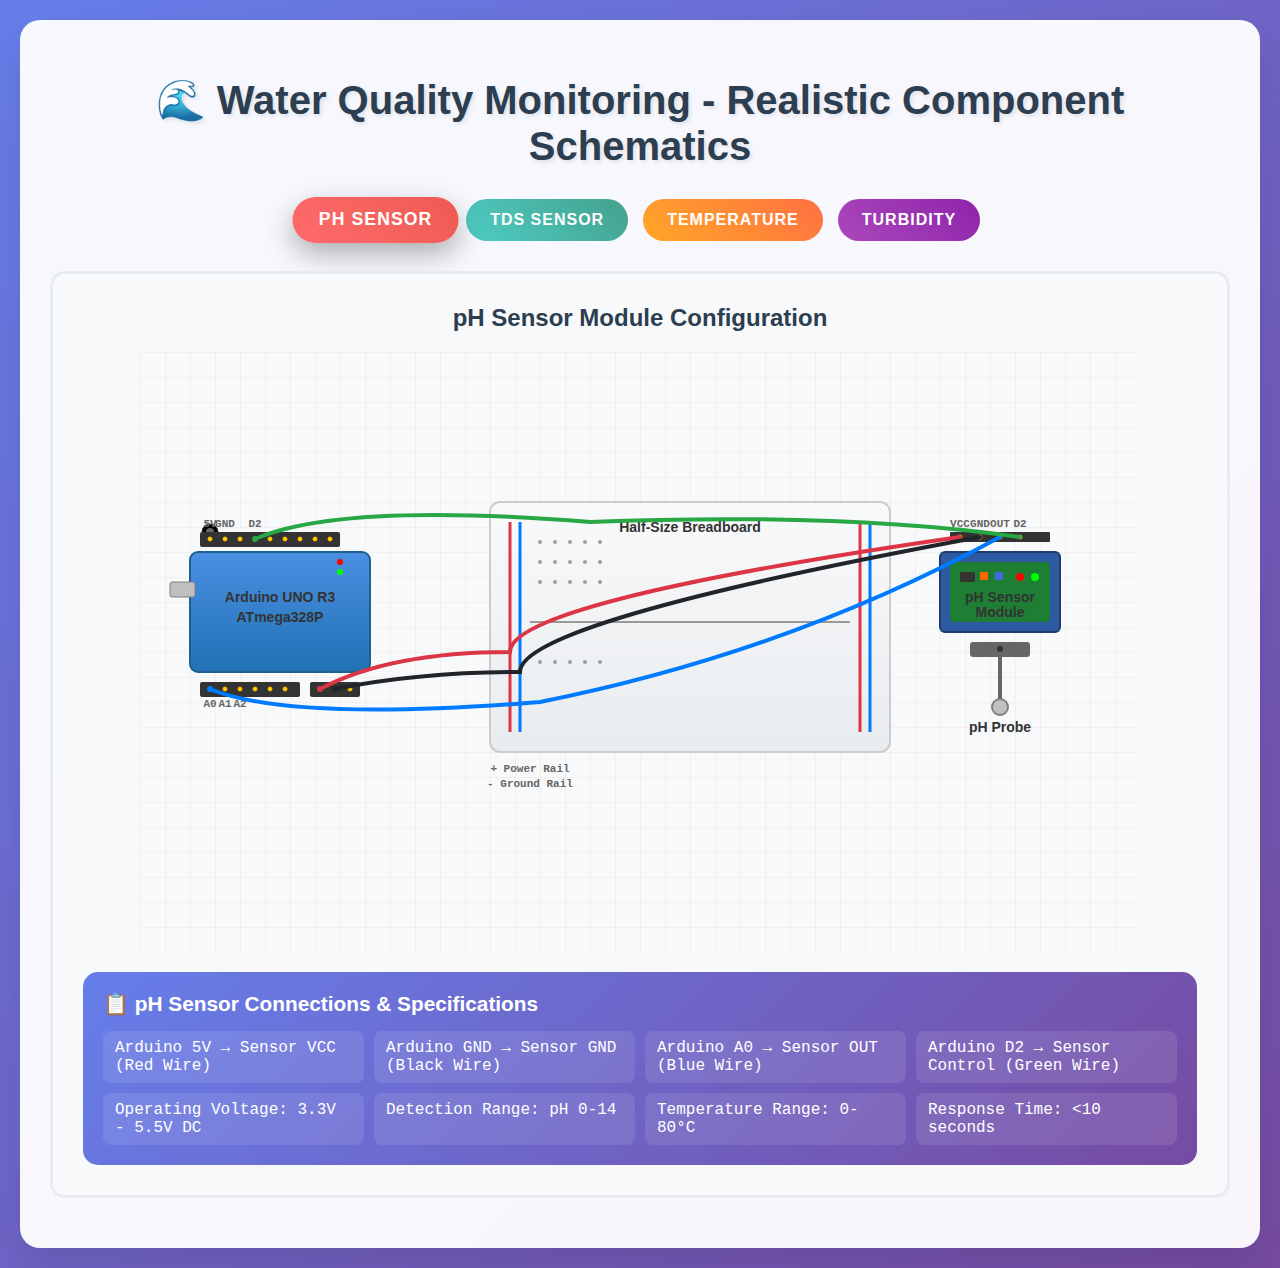
<file: Storage-Misc/water_quality_schematics.html>
<!DOCTYPE html>
<html lang="en">
<head>
    <meta charset="UTF-8">
    <meta name="viewport" content="width=device-width, initial-scale=1.0">
    <title>Water Quality Monitoring Schematics</title>
    <style>
        body {
            font-family: 'Segoe UI', Tahoma, Geneva, Verdana, sans-serif;
            margin: 0;
            padding: 20px;
            background: linear-gradient(135deg, #667eea 0%, #764ba2 100%);
            min-height: 100vh;
            color: #333;
        }
        
        .container {
            max-width: 1400px;
            margin: 0 auto;
            background: rgba(255, 255, 255, 0.95);
            border-radius: 20px;
            padding: 30px;
            box-shadow: 0 20px 40px rgba(0,0,0,0.1);
        }
        
        h1 {
            text-align: center;
            color: #2c3e50;
            margin-bottom: 30px;
            font-size: 2.5em;
            text-shadow: 2px 2px 4px rgba(0,0,0,0.1);
        }
        
        .controls {
            display: flex;
            justify-content: center;
            gap: 15px;
            margin-bottom: 30px;
            flex-wrap: wrap;
        }
        
        .sensor-btn {
            padding: 12px 24px;
            border: none;
            border-radius: 25px;
            cursor: pointer;
            font-size: 16px;
            font-weight: 600;
            transition: all 0.3s ease;
            color: white;
            text-transform: uppercase;
            letter-spacing: 1px;
        }
        
        .sensor-btn.ph { background: linear-gradient(45deg, #ff6b6b, #ee5a52); }
        .sensor-btn.tds { background: linear-gradient(45deg, #4ecdc4, #44a08d); }
        .sensor-btn.temp { background: linear-gradient(45deg, #ffa726, #ff7043); }
        .sensor-btn.turbidity { background: linear-gradient(45deg, #ab47bc, #8e24aa); }
        
        .sensor-btn:hover {
            transform: translateY(-3px);
            box-shadow: 0 10px 20px rgba(0,0,0,0.2);
        }
        
        .sensor-btn.active {
            transform: scale(1.1);
            box-shadow: 0 10px 25px rgba(0,0,0,0.3);
        }
        
        .schematic-container {
            background: #f8f9fa;
            border-radius: 15px;
            padding: 30px;
            margin-bottom: 20px;
            border: 3px solid #e9ecef;
            position: relative;
            overflow: hidden;
        }
        
        .schematic-title {
            text-align: center;
            font-size: 1.5em;
            font-weight: bold;
            color: #2c3e50;
            margin-bottom: 20px;
        }
        
        .circuit-svg {
            width: 100%;
            max-width: 1000px;
            height: 600px;
            margin: 0 auto;
            display: block;
        }
        
        .wire {
            stroke-width: 4;
            fill: none;
            stroke-linecap: round;
        }
        
        .wire-red { stroke: #dc3545; }
        .wire-black { stroke: #212529; }
        .wire-blue { stroke: #007bff; }
        .wire-green { stroke: #28a745; }
        .wire-yellow { stroke: #ffc107; }
        
        .component-label {
            font-family: 'Arial', sans-serif;
            font-size: 14px;
            fill: #333;
            text-anchor: middle;
            font-weight: bold;
        }
        
        .pin-label {
            font-family: 'Courier New', monospace;
            font-size: 11px;
            fill: #666;
            text-anchor: middle;
            font-weight: bold;
        }
        
        .connection-point {
            fill: #ffd700;
            stroke: #ffb700;
            stroke-width: 1;
        }
        
        .info-panel {
            background: linear-gradient(135deg, #667eea 0%, #764ba2 100%);
            color: white;
            padding: 20px;
            border-radius: 15px;
            margin-top: 20px;
        }
        
        .info-title {
            font-size: 1.3em;
            font-weight: bold;
            margin-bottom: 10px;
        }
        
        .connection-list {
            display: grid;
            grid-template-columns: repeat(auto-fit, minmax(250px, 1fr));
            gap: 10px;
            margin-top: 15px;
        }
        
        .connection-item {
            background: rgba(255, 255, 255, 0.1);
            padding: 8px 12px;
            border-radius: 8px;
            font-family: 'Courier New', monospace;
        }
        
        @keyframes pulse {
            0% { stroke-width: 4; opacity: 1; }
            50% { stroke-width: 6; opacity: 0.7; }
            100% { stroke-width: 4; opacity: 1; }
        }
        
        .active-wire {
            animation: pulse 2s ease-in-out infinite;
        }
    </style>
</head>
<body>
    <div class="container">
        <h1>🌊 Water Quality Monitoring - Realistic Component Schematics</h1>
        
        <div class="controls">
            <button class="sensor-btn ph active" onclick="showSchematic('ph')">pH Sensor</button>
            <button class="sensor-btn tds" onclick="showSchematic('tds')">TDS Sensor</button>
            <button class="sensor-btn temp" onclick="showSchematic('temp')">Temperature</button>
            <button class="sensor-btn turbidity" onclick="showSchematic('turbidity')">Turbidity</button>
        </div>
        
        <div class="schematic-container">
            <div class="schematic-title" id="schematic-title">pH Sensor Configuration</div>
            
            <svg class="circuit-svg" id="circuit-svg" viewBox="0 0 1000 600">
                <!-- Grid background -->
                <defs>
                    <pattern id="grid" width="25" height="25" patternUnits="userSpaceOnUse">
                        <path d="M 25 0 L 0 0 0 25" fill="none" stroke="#e8e8e8" stroke-width="1"/>
                    </pattern>
                    
                    <!-- Realistic Arduino gradient -->
                    <linearGradient id="arduinoGrad" x1="0%" y1="0%" x2="0%" y2="100%">
                        <stop offset="0%" style="stop-color:#4a90e2;stop-opacity:1" />
                        <stop offset="100%" style="stop-color:#2171b5;stop-opacity:1" />
                    </linearGradient>
                    
                    <!-- Breadboard gradient -->
                    <linearGradient id="breadboardGrad" x1="0%" y1="0%" x2="0%" y2="100%">
                        <stop offset="0%" style="stop-color:#f8f9fa;stop-opacity:1" />
                        <stop offset="100%" style="stop-color:#e9ecef;stop-opacity:1" />
                    </linearGradient>
                </defs>
                
                <rect width="100%" height="100%" fill="url(#grid)" />
                
                <!-- Detailed Arduino UNO -->
                <g id="arduino-group">
                    <!-- Main board -->
                    <rect x="50" y="200" width="180" height="120" fill="url(#arduinoGrad)" rx="8" stroke="#1e6091" stroke-width="2"/>
                    
                    <!-- USB connector -->
                    <rect x="30" y="230" width="25" height="15" fill="#c0c0c0" rx="2" stroke="#808080" stroke-width="1"/>
                    
                    <!-- Power jack -->
                    <circle cx="70" cy="180" r="8" fill="#000" stroke="#333" stroke-width="1"/>
                    <circle cx="70" cy="180" r="4" fill="#666"/>
                    
                    <!-- Digital pins header -->
                    <rect x="60" y="180" width="140" height="15" fill="#333" rx="2"/>
                    <g id="digital-pins">
                        <!-- Individual pin holes -->
                        <circle cx="70" cy="187" r="2" fill="#ffcc00" class="connection-point"/>
                        <circle cx="85" cy="187" r="2" fill="#ffcc00" class="connection-point"/>
                        <circle cx="100" cy="187" r="2" fill="#ffcc00" class="connection-point"/>
                        <circle cx="115" cy="187" r="2" fill="#ffcc00" class="connection-point"/>
                        <circle cx="130" cy="187" r="2" fill="#ffcc00" class="connection-point"/>
                        <circle cx="145" cy="187" r="2" fill="#ffcc00" class="connection-point"/>
                        <circle cx="160" cy="187" r="2" fill="#ffcc00" class="connection-point"/>
                        <circle cx="175" cy="187" r="2" fill="#ffcc00" class="connection-point"/>
                        <circle cx="190" cy="187" r="2" fill="#ffcc00" class="connection-point"/>
                    </g>
                    
                    <!-- Analog pins header -->
                    <rect x="60" y="330" width="100" height="15" fill="#333" rx="2"/>
                    <g id="analog-pins">
                        <circle cx="70" cy="337" r="2" fill="#ffcc00" class="connection-point"/>
                        <circle cx="85" cy="337" r="2" fill="#ffcc00" class="connection-point"/>
                        <circle cx="100" cy="337" r="2" fill="#ffcc00" class="connection-point"/>
                        <circle cx="115" cy="337" r="2" fill="#ffcc00" class="connection-point"/>
                        <circle cx="130" cy="337" r="2" fill="#ffcc00" class="connection-point"/>
                        <circle cx="145" cy="337" r="2" fill="#ffcc00" class="connection-point"/>
                    </g>
                    
                    <!-- Power header -->
                    <rect x="170" y="330" width="50" height="15" fill="#333" rx="2"/>
                    <circle cx="180" cy="337" r="2" fill="#ffcc00" class="connection-point" id="power-5v"/>
                    <circle cx="195" cy="337" r="2" fill="#ffcc00" class="connection-point" id="power-gnd"/>
                    <circle cx="210" cy="337" r="2" fill="#ffcc00" class="connection-point"/>
                    
                    <!-- Arduino labels -->
                    <text x="140" y="250" class="component-label" fill="white" font-size="16">Arduino UNO R3</text>
                    <text x="140" y="270" class="component-label" fill="white" font-size="12">ATmega328P</text>
                    
                    <!-- Pin labels -->
                    <text x="70" y="175" class="pin-label">5V</text>
                    <text x="85" y="175" class="pin-label">GND</text>
                    <text x="115" y="175" class="pin-label">D2</text>
                    <text x="70" y="355" class="pin-label">A0</text>
                    <text x="85" y="355" class="pin-label">A1</text>
                    <text x="100" y="355" class="pin-label">A2</text>
                    
                    <!-- LED indicators -->
                    <circle cx="200" cy="210" r="3" fill="#ff0000"/>
                    <circle cx="200" cy="220" r="3" fill="#00ff00"/>
                </g>
                
                <!-- Detailed Breadboard -->
                <g id="breadboard-group">
                    <!-- Main breadboard body -->
                    <rect x="350" y="150" width="400" height="250" fill="url(#breadboardGrad)" rx="10" stroke="#ccc" stroke-width="2"/>
                    
                    <!-- Power rails (red and blue lines) -->
                    <line x1="370" y1="170" x2="370" y2="380" stroke="#dc3545" stroke-width="3"/>
                    <line x1="380" y1="170" x2="380" y2="380" stroke="#007bff" stroke-width="3"/>
                    <line x1="720" y1="170" x2="720" y2="380" stroke="#dc3545" stroke-width="3"/>
                    <line x1="730" y1="170" x2="730" y2="380" stroke="#007bff" stroke-width="3"/>
                    
                    <!-- Breadboard holes pattern -->
                    <g id="breadboard-holes">
                        <!-- Top section holes -->
                        <g fill="#666" opacity="0.6">
                            <!-- Row 1 -->
                            <circle cx="400" cy="190" r="2"/>
                            <circle cx="415" cy="190" r="2"/>
                            <circle cx="430" cy="190" r="2"/>
                            <circle cx="445" cy="190" r="2"/>
                            <circle cx="460" cy="190" r="2"/>
                            <!-- Row 2 -->
                            <circle cx="400" cy="210" r="2"/>
                            <circle cx="415" cy="210" r="2"/>
                            <circle cx="430" cy="210" r="2"/>
                            <circle cx="445" cy="210" r="2"/>
                            <circle cx="460" cy="210" r="2"/>
                            <!-- More rows... -->
                            <circle cx="400" cy="230" r="2"/>
                            <circle cx="415" cy="230" r="2"/>
                            <circle cx="430" cy="230" r="2"/>
                            <circle cx="445" cy="230" r="2"/>
                            <circle cx="460" cy="230" r="2"/>
                            
                            <!-- Bottom section -->
                            <circle cx="400" cy="310" r="2"/>
                            <circle cx="415" cy="310" r="2"/>
                            <circle cx="430" cy="310" r="2"/>
                            <circle cx="445" cy="310" r="2"/>
                            <circle cx="460" cy="310" r="2"/>
                        </g>
                    </g>
                    
                    <!-- Center divider -->
                    <line x1="390" y1="270" x2="710" y2="270" stroke="#999" stroke-width="2"/>
                    
                    <text x="550" y="180" class="component-label">Half-Size Breadboard</text>
                    <text x="390" y="420" class="pin-label" fill="#dc3545">+ Power Rail</text>
                    <text x="390" y="435" class="pin-label" fill="#007bff">- Ground Rail</text>
                </g>
                
                <!-- Sensor (will be updated based on selection) -->
                <g id="sensor-group">
                    <!-- pH Sensor Module -->
                    <rect x="800" y="200" width="120" height="80" fill="#2d5aa0" rx="5" stroke="#1e3d6f" stroke-width="2"/>
                    
                    <!-- Sensor circuit board details -->
                    <rect x="810" y="210" width="100" height="60" fill="#1e7e34" rx="3"/>
                    
                    <!-- Electronic components on board -->
                    <rect x="820" y="220" width="15" height="10" fill="#333" rx="2"/>
                    <rect x="840" y="220" width="8" height="8" fill="#ff6600" rx="1"/>
                    <rect x="855" y="220" width="8" height="8" fill="#4169E1" rx="1"/>
                    <circle cx="880" cy="225" r="4" fill="#ff0000"/>
                    <circle cx="895" cy="225" r="4" fill="#00ff00"/>
                    
                    <!-- Pin headers -->
                    <rect x="810" y="180" width="100" height="10" fill="#333" rx="1"/>
                    <circle cx="820" cy="185" r="2" fill="#ffcc00" class="connection-point"/>
                    <circle cx="840" cy="185" r="2" fill="#ffcc00" class="connection-point"/>
                    <circle cx="860" cy="185" r="2" fill="#ffcc00" class="connection-point"/>
                    <circle cx="880" cy="185" r="2" fill="#ffcc00" class="connection-point"/>
                    
                    <!-- pH probe connector -->
                    <rect x="830" y="290" width="60" height="15" fill="#666" rx="3"/>
                    <circle cx="860" cy="297" r="3" fill="#333"/>
                    
                    <text x="860" y="250" class="component-label" fill="white" font-size="12">pH Sensor</text>
                    <text x="860" y="265" class="component-label" fill="white" font-size="10">Module</text>
                    
                    <!-- Pin labels -->
                    <text x="820" y="175" class="pin-label">VCC</text>
                    <text x="840" y="175" class="pin-label">GND</text>
                    <text x="860" y="175" class="pin-label">OUT</text>
                    <text x="880" y="175" class="pin-label">D2</text>
                    
                    <!-- pH probe -->
                    <line x1="860" y1="305" x2="860" y2="350" stroke="#666" stroke-width="4" stroke-linecap="round"/>
                    <circle cx="860" cy="355" r="8" fill="#c0c0c0" stroke="#808080" stroke-width="2"/>
                    <text x="860" y="380" class="component-label" font-size="10">pH Probe</text>
                </g>
                
                <!-- Connection Wires -->
                <g id="wire-group">
                    <!-- Power wire (5V) -->
                    <path d="M 180 337 Q 250 300 370 300 Q 370 250 820 185" class="wire wire-red active-wire"/>
                    
                    <!-- Ground wire -->
                    <path d="M 195 337 Q 280 320 380 320 Q 380 270 840 185" class="wire wire-black active-wire"/>
                    
                    <!-- Analog signal wire -->
                    <path d="M 70 337 Q 150 370 400 350 Q 650 300 860 185" class="wire wire-blue active-wire"/>
                    
                    <!-- Digital control wire -->
                    <path d="M 115 187 Q 200 150 450 170 Q 700 160 880 185" class="wire wire-green active-wire"/>
                </g>
                
                <!-- Connection dots for clarity -->
                <g id="connection-dots">
                    <circle cx="180" cy="337" r="3" fill="#dc3545"/>
                    <circle cx="195" cy="337" r="3" fill="#212529"/>
                    <circle cx="70" cy="337" r="3" fill="#007bff"/>
                    <circle cx="115" cy="187" r="3" fill="#28a745"/>
                </g>
            </svg>
            
            <div class="info-panel" id="info-panel">
                <div class="info-title">📋 pH Sensor Connections & Specifications</div>
                <div class="connection-list" id="connection-list">
                    <div class="connection-item">Arduino 5V → Sensor VCC (Red Wire)</div>
                    <div class="connection-item">Arduino GND → Sensor GND (Black Wire)</div>
                    <div class="connection-item">Arduino A0 → Sensor OUT (Blue Wire)</div>
                    <div class="connection-item">Arduino D2 → Sensor Control (Green Wire)</div>
                    <div class="connection-item">Operating Voltage: 3.3V - 5.5V DC</div>
                    <div class="connection-item">Detection Range: pH 0-14</div>
                    <div class="connection-item">Temperature Range: 0-80°C</div>
                    <div class="connection-item">Response Time: <10 seconds</div>
                </div>
            </div>
        </div>
    </div>

    <script>
        const sensorConfigs = {
            ph: {
                title: "pH Sensor Module Configuration",
                sensorColor: "#2d5aa0",
                boardColor: "#1e7e34",
                sensorLabel: ["pH Sensor", "Module"],
                probeType: "pH Probe",
                pins: [
                    { x: 820, y: 185, label: "VCC", color: "#ffcc00" },
                    { x: 840, y: 185, label: "GND", color: "#ffcc00" },
                    { x: 860, y: 185, label: "OUT", color: "#ffcc00" },
                    { x: 880, y: 185, label: "D2", color: "#ffcc00" }
                ],
                connections: [
                    "Arduino 5V → Sensor VCC (Red Wire)",
                    "Arduino GND → Sensor GND (Black Wire)", 
                    "Arduino A0 → Sensor OUT (Blue Wire)",
                    "Arduino D2 → Sensor Control (Green Wire)",
                    "Operating Voltage: 3.3V - 5.5V DC",
                    "Detection Range: pH 0-14",
                    "Temperature Range: 0-80°C",
                    "Response Time: <10 seconds"
                ],
                infoTitle: "📋 pH Sensor Connections & Specifications"
            },
            tds: {
                title: "TDS Sensor Module Configuration",
                sensorColor: "#4ecdc4",
                boardColor: "#2d8659",
                sensorLabel: ["TDS Sensor", "Module"],
                probeType: "TDS Probe",
                pins: [
                    { x: 820, y: 185, label: "VCC", color: "#ffcc00" },
                    { x: 840, y: 185, label: "GND", color: "#ffcc00" },
                    { x: 860, y: 185, label: "OUT", color: "#ffcc00" }
                ],
                connections: [
                    "Arduino 5V → Sensor VCC (Red Wire)",
                    "Arduino GND → Sensor GND (Black Wire)",
                    "Arduino A0 → Sensor OUT (Blue Wire)",
                    "Operating Voltage: 3.3V - 5.5V DC",
                    "Detection Range: 0-1000 ppm",
                    "Accuracy: ±10%",
                    "Probe Material: Stainless Steel",
                    "Temperature Range: 0-80°C"
                ],
                infoTitle: "📊 TDS Sensor Connections & Specifications"
            },
            temp: {
                title: "DS18B20 Temperature Sensor Configuration", 
                sensorColor: "#ffa726",
                boardColor: "#d84315",
                sensorLabel: ["DS18B20", "Temp Module"],
                probeType: "Temp Probe",
                pins: [
                    { x: 820, y: 185, label: "VCC", color: "#ffcc00" },
                    { x: 840, y: 185, label: "GND", color: "#ffcc00" },
                    { x: 860, y: 185, label: "DATA", color: "#ffcc00" }
                ],
                connections: [
                    "Arduino 5V → Sensor VCC (Red Wire)",
                    "Arduino GND → Sensor GND (Black Wire)",
                    "Arduino D2 → Sensor DATA (Blue Wire)",
                    "4.7kΩ Pull-up: VCC to DATA line",
                    "Operating Voltage: 3.0V - 5.5V DC",
                    "Temperature Range: -55°C to +125°C",
                    "Accuracy: ±0.5°C (-10°C to +85°C)",
                    "Resolution: 9-12 bits (configurable)"
                ],
                infoTitle: "🌡️ Temperature Sensor Connections & Specifications"
            },
            turbidity: {
                title: "Turbidity Sensor Module Configuration",
                sensorColor: "#ab47bc", 
                boardColor: "#4a148c",
                sensorLabel: ["Turbidity", "Sensor"],
                probeType: "Optical Probe",
                pins: [
                    { x: 820, y: 185, label: "VCC", color: "#ffcc00" },
                    { x: 840, y: 185, label: "GND", color: "#ffcc00" },
                    { x: 860, y: 185, label: "OUT", color: "#ffcc00" },
                    { x: 880, y: 185, label: "LED", color: "#ffcc00" }
                ],
                connections: [
                    "Arduino 5V → Sensor VCC (Red Wire)",
                    "Arduino GND → Sensor GND (Black Wire)",
                    "Arduino A0 → Sensor OUT (Blue Wire)", 
                    "Arduino D2 → LED Control (Green Wire)",
                    "Operating Voltage: 5V DC",
                    "Detection Range: 0-4000 NTU",
                    "Response Time: <500ms",
                    "Light Source: IR LED + Photodiode"
                ],
                infoTitle: "🔍 Turbidity Sensor Connections & Specifications"
            }
        };

        function showSchematic(sensorType) {
            // Update button states
            document.querySelectorAll('.sensor-btn').forEach(btn => btn.classList.remove('active'));
            document.querySelector(`.sensor-btn.${sensorType}`).classList.add('active');
            
            const config = sensorConfigs[sensorType];
            
            // Update title
            document.getElementById('schematic-title').textContent = config.title;
            
            // Update sensor colors and labels
            const sensorRect = document.querySelector('#sensor-group rect');
            sensorRect.setAttribute('fill', config.sensorColor);
            
            const boardRect = document.querySelector('#sensor-group rect:nth-of-type(2)');
            boardRect.setAttribute('fill', config.boardColor);
            
            const sensorLabels = document.querySelectorAll('#sensor-group .component-label');
            sensorLabels[0].textContent = config.sensorLabel[0];
            sensorLabels[1].textContent = config.sensorLabel[1];
            sensorLabels[2].textContent = config.probeType;
            
            // Update pin visibility and labels
            const pinCircles = document.querySelectorAll('#sensor-group circle.connection-point');
            const pinLabels = document.querySelectorAll('#sensor-group .pin-label');
            
            // Hide all pins first
            pinCircles.forEach((circle, i) => {
                if (i < 4) circle.style.display = 'none';
            });
            pinLabels.forEach((label, i) => {
                if (i < 4) label.style.display = 'none';
            });
            
            // Show pins based on sensor configuration
            config.pins.forEach((pin, i) => {
                if (pinCircles[i]) {
                    pinCircles[i].style.display = 'block';
                    pinCircles[i].setAttribute('cx', pin.x);
                }
                if (pinLabels[i]) {
                    pinLabels[i].style.display = 'block';
                    pinLabels[i].setAttribute('x', pin.x);
                    pinLabels[i].textContent = pin.label;
                }
            });
            
            // Update wire visibility
            const wires = document.querySelectorAll('#wire-group path');
            if (config.pins.length === 3) {
                // Hide the fourth wire for 3-pin sensors
                if (wires[3]) wires[3].style.display = 'none';
            } else {
                // Show all wires for 4-pin sensors
                wires.forEach(wire => wire.style.display = 'block');
            }
            
            // Update info panel
            document.getElementById('info-panel').querySelector('.info-title').textContent = config.infoTitle;
            
            const connectionList = document.getElementById('connection-list');
            connectionList.innerHTML = '';
            config.connections.forEach(connection => {
                const div = document.createElement('div');
                div.className = 'connection-item';
                div.textContent = connection;
                connectionList.appendChild(div);
            });
        }

        // Initialize with pH sensor
        showSchematic('ph');
    </script>
</body>
</html>
</file>
<file: bootcamp/style.css>
:root {
  --color-white: rgba(255, 255, 255, 1);
  --color-black: rgba(0, 0, 0, 1);
  --color-cream-50: rgba(252, 252, 249, 1);
  --color-cream-100: rgba(255, 255, 253, 1);
  --color-gray-200: rgba(245, 245, 245, 1);
  --color-gray-300: rgba(167, 169, 169, 1);
  --color-gray-400: rgba(119, 124, 124, 1);
  --color-slate-500: rgba(98, 108, 113, 1);
  --color-brown-600: rgba(94, 82, 64, 1);
  --color-charcoal-700: rgba(31, 33, 33, 1);
  --color-charcoal-800: rgba(38, 40, 40, 1);
  --color-slate-900: rgba(19, 52, 59, 1);
  --color-teal-300: rgba(50, 184, 198, 1);
  --color-teal-400: rgba(45, 166, 178, 1);
  --color-teal-500: rgba(33, 128, 141, 1);
  --color-teal-600: rgba(29, 116, 128, 1);
  --color-teal-700: rgba(26, 104, 115, 1);
  --color-teal-800: rgba(41, 150, 161, 1);
  --color-red-400: rgba(255, 84, 89, 1);
  --color-red-500: rgba(192, 21, 47, 1);
  --color-orange-400: rgba(230, 129, 97, 1);
  --color-orange-500: rgba(168, 75, 47, 1);

  --color-brown-600-rgb: 94, 82, 64;
  --color-teal-500-rgb: 33, 128, 141;
  --color-slate-900-rgb: 19, 52, 59;
  --color-slate-500-rgb: 98, 108, 113;
  --color-red-500-rgb: 192, 21, 47;
  --color-red-400-rgb: 255, 84, 89;
  --color-orange-500-rgb: 168, 75, 47;
  --color-orange-400-rgb: 230, 129, 97;

  --color-bg-1: rgba(59, 130, 246, 0.08);
  --color-bg-2: rgba(245, 158, 11, 0.08);
  --color-bg-3: rgba(34, 197, 94, 0.08);
  --color-bg-4: rgba(239, 68, 68, 0.08);
  --color-bg-5: rgba(147, 51, 234, 0.08);
  --color-bg-6: rgba(249, 115, 22, 0.08);
  --color-bg-7: rgba(236, 72, 153, 0.08);
  --color-bg-8: rgba(6, 182, 212, 0.08);

  --color-background: var(--color-cream-50);
  --color-surface: var(--color-cream-100);
  --color-text: var(--color-slate-900);
  --color-text-secondary: var(--color-slate-500);
  --color-primary: var(--color-teal-500);
  --color-primary-hover: var(--color-teal-600);
  --color-primary-active: var(--color-teal-700);
  --color-secondary: rgba(var(--color-brown-600-rgb), 0.12);
  --color-secondary-hover: rgba(var(--color-brown-600-rgb), 0.2);
  --color-secondary-active: rgba(var(--color-brown-600-rgb), 0.25);
  --color-border: rgba(var(--color-brown-600-rgb), 0.2);
  --color-btn-primary-text: var(--color-cream-50);
  --color-card-border: rgba(var(--color-brown-600-rgb), 0.12);
  --color-card-border-inner: rgba(var(--color-brown-600-rgb), 0.12);
  --color-error: var(--color-red-500);
  --color-success: var(--color-teal-500);
  --color-warning: var(--color-orange-500);
  --color-info: var(--color-slate-500);
  --color-focus-ring: rgba(var(--color-teal-500-rgb), 0.4);
  --color-select-caret: rgba(var(--color-slate-900-rgb), 0.8);

  --focus-ring: 0 0 0 3px var(--color-focus-ring);
  --focus-outline: 2px solid var(--color-primary);
  --status-bg-opacity: 0.15;
  --status-border-opacity: 0.25;
  --select-caret-light: url("data:image/svg+xml,%3Csvg xmlns='http://www.w3.org/2000/svg' width='16' height='16' viewBox='0 0 24 24' fill='none' stroke='%23134252' stroke-width='2' stroke-linecap='round' stroke-linejoin='round'%3E%3Cpolyline points='6 9 12 15 18 9'%3E%3C/polyline%3E%3C/svg%3E");
  --select-caret-dark: url("data:image/svg+xml,%3Csvg xmlns='http://www.w3.org/2000/svg' width='16' height='16' viewBox='0 0 24 24' fill='none' stroke='%23f5f5f5' stroke-width='2' stroke-linecap='round' stroke-linejoin='round'%3E%3Cpolyline points='6 9 12 15 18 9'%3E%3C/polyline%3E%3C/svg%3E");

  --color-success-rgb: 33, 128, 141;
  --color-error-rgb: 192, 21, 47;
  --color-warning-rgb: 168, 75, 47;
  --color-info-rgb: 98, 108, 113;

  --font-family-base: "FKGroteskNeue", "Geist", "Inter", -apple-system,
    BlinkMacSystemFont, "Segoe UI", Roboto, sans-serif;
  --font-family-mono: "Berkeley Mono", ui-monospace, SFMono-Regular, Menlo,
    Monaco, Consolas, monospace;
  --font-size-xs: 11px;
  --font-size-sm: 12px;
  --font-size-base: 14px;
  --font-size-md: 14px;
  --font-size-lg: 16px;
  --font-size-xl: 18px;
  --font-size-2xl: 20px;
  --font-size-3xl: 24px;
  --font-size-4xl: 30px;
  --font-weight-normal: 400;
  --font-weight-medium: 500;
  --font-weight-semibold: 550;
  --font-weight-bold: 600;
  --line-height-tight: 1.2;
  --line-height-normal: 1.5;
  --letter-spacing-tight: -0.01em;

  --space-0: 0;
  --space-1: 1px;
  --space-2: 2px;
  --space-4: 4px;
  --space-6: 6px;
  --space-8: 8px;
  --space-10: 10px;
  --space-12: 12px;
  --space-16: 16px;
  --space-20: 20px;
  --space-24: 24px;
  --space-32: 32px;

  --radius-sm: 6px;
  --radius-base: 8px;
  --radius-md: 10px;
  --radius-lg: 12px;
  --radius-full: 9999px;

  --shadow-xs: 0 1px 2px rgba(0, 0, 0, 0.02);
  --shadow-sm: 0 1px 3px rgba(0, 0, 0, 0.04), 0 1px 2px rgba(0, 0, 0, 0.02);
  --shadow-md: 0 4px 6px -1px rgba(0, 0, 0, 0.04),
    0 2px 4px -1px rgba(0, 0, 0, 0.02);
  --shadow-lg: 0 10px 15px -3px rgba(0, 0, 0, 0.04),
    0 4px 6px -2px rgba(0, 0, 0, 0.02);
  --shadow-inset-sm: inset 0 1px 0 rgba(255, 255, 255, 0.15),
    inset 0 -1px 0 rgba(0, 0, 0, 0.03);

  --duration-fast: 150ms;
  --duration-normal: 250ms;
  --ease-standard: cubic-bezier(0.16, 1, 0.3, 1);

  --container-sm: 640px;
  --container-md: 768px;
  --container-lg: 1024px;
  --container-xl: 1280px;
}

@media (prefers-color-scheme: dark) {
  :root {
    --color-gray-400-rgb: 119, 124, 124;
    --color-teal-300-rgb: 50, 184, 198;
    --color-gray-300-rgb: 167, 169, 169;
    --color-gray-200-rgb: 245, 245, 245;

    --color-bg-1: rgba(29, 78, 216, 0.15);
    --color-bg-2: rgba(180, 83, 9, 0.15);
    --color-bg-3: rgba(21, 128, 61, 0.15);
    --color-bg-4: rgba(185, 28, 28, 0.15);
    --color-bg-5: rgba(107, 33, 168, 0.15);
    --color-bg-6: rgba(194, 65, 12, 0.15);
    --color-bg-7: rgba(190, 24, 93, 0.15);
    --color-bg-8: rgba(8, 145, 178, 0.15);
    
    --color-background: var(--color-charcoal-700);
    --color-surface: var(--color-charcoal-800);
    --color-text: var(--color-gray-200);
    --color-text-secondary: rgba(var(--color-gray-300-rgb), 0.7);
    --color-primary: var(--color-teal-300);
    --color-primary-hover: var(--color-teal-400);
    --color-primary-active: var(--color-teal-800);
    --color-secondary: rgba(var(--color-gray-400-rgb), 0.15);
    --color-secondary-hover: rgba(var(--color-gray-400-rgb), 0.25);
    --color-secondary-active: rgba(var(--color-gray-400-rgb), 0.3);
    --color-border: rgba(var(--color-gray-400-rgb), 0.3);
    --color-error: var(--color-red-400);
    --color-success: var(--color-teal-300);
    --color-warning: var(--color-orange-400);
    --color-info: var(--color-gray-300);
    --color-focus-ring: rgba(var(--color-teal-300-rgb), 0.4);
    --color-btn-primary-text: var(--color-slate-900);
    --color-card-border: rgba(var(--color-gray-400-rgb), 0.2);
    --color-card-border-inner: rgba(var(--color-gray-400-rgb), 0.15);
    --shadow-inset-sm: inset 0 1px 0 rgba(255, 255, 255, 0.1),
      inset 0 -1px 0 rgba(0, 0, 0, 0.15);
    --button-border-secondary: rgba(var(--color-gray-400-rgb), 0.2);
    --color-border-secondary: rgba(var(--color-gray-400-rgb), 0.2);
    --color-select-caret: rgba(var(--color-gray-200-rgb), 0.8);

    --focus-ring: 0 0 0 3px var(--color-focus-ring);
    --focus-outline: 2px solid var(--color-primary);
    --status-bg-opacity: 0.15;
    --status-border-opacity: 0.25;
    --select-caret-light: url("data:image/svg+xml,%3Csvg xmlns='http://www.w3.org/2000/svg' width='16' height='16' viewBox='0 0 24 24' fill='none' stroke='%23134252' stroke-width='2' stroke-linecap='round' stroke-linejoin='round'%3E%3Cpolyline points='6 9 12 15 18 9'%3E%3C/polyline%3E%3C/svg%3E");
    --select-caret-dark: url("data:image/svg+xml,%3Csvg xmlns='http://www.w3.org/2000/svg' width='16' height='16' viewBox='0 0 24 24' fill='none' stroke='%23f5f5f5' stroke-width='2' stroke-linecap='round' stroke-linejoin='round'%3E%3Cpolyline points='6 9 12 15 18 9'%3E%3C/polyline%3E%3C/svg%3E");

    --color-success-rgb: var(--color-teal-300-rgb);
    --color-error-rgb: var(--color-red-400-rgb);
    --color-warning-rgb: var(--color-orange-400-rgb);
    --color-info-rgb: var(--color-gray-300-rgb);
  }
}

[data-color-scheme="dark"] {
  --color-gray-400-rgb: 119, 124, 124;
  --color-teal-300-rgb: 50, 184, 198;
  --color-gray-300-rgb: 167, 169, 169;
  --color-gray-200-rgb: 245, 245, 245;

  --color-bg-1: rgba(29, 78, 216, 0.15);
  --color-bg-2: rgba(180, 83, 9, 0.15);
  --color-bg-3: rgba(21, 128, 61, 0.15);
  --color-bg-4: rgba(185, 28, 28, 0.15);
  --color-bg-5: rgba(107, 33, 168, 0.15);
  --color-bg-6: rgba(194, 65, 12, 0.15);
  --color-bg-7: rgba(190, 24, 93, 0.15);
  --color-bg-8: rgba(8, 145, 178, 0.15);
  
  --color-background: var(--color-charcoal-700);
  --color-surface: var(--color-charcoal-800);
  --color-text: var(--color-gray-200);
  --color-text-secondary: rgba(var(--color-gray-300-rgb), 0.7);
  --color-primary: var(--color-teal-300);
  --color-primary-hover: var(--color-teal-400);
  --color-primary-active: var(--color-teal-800);
  --color-secondary: rgba(var(--color-gray-400-rgb), 0.15);
  --color-secondary-hover: rgba(var(--color-gray-400-rgb), 0.25);
  --color-secondary-active: rgba(var(--color-gray-400-rgb), 0.3);
  --color-border: rgba(var(--color-gray-400-rgb), 0.3);
  --color-error: var(--color-red-400);
  --color-success: var(--color-teal-300);
  --color-warning: var(--color-orange-400);
  --color-info: var(--color-gray-300);
  --color-focus-ring: rgba(var(--color-teal-300-rgb), 0.4);
  --color-btn-primary-text: var(--color-slate-900);
  --color-card-border: rgba(var(--color-gray-400-rgb), 0.2);
  --color-card-border-inner: rgba(var(--color-gray-400-rgb), 0.15);
  --shadow-inset-sm: inset 0 1px 0 rgba(255, 255, 255, 0.1),
    inset 0 -1px 0 rgba(0, 0, 0, 0.15);
  --button-border-secondary: rgba(var(--color-gray-400-rgb), 0.2);
  --color-border-secondary: rgba(var(--color-gray-400-rgb), 0.2);
  --color-select-caret: rgba(var(--color-gray-200-rgb), 0.8);

  --focus-ring: 0 0 0 3px var(--color-focus-ring);
  --focus-outline: 2px solid var(--color-primary);
  --status-bg-opacity: 0.15;
  --status-border-opacity: 0.25;
  --select-caret-light: url("data:image/svg+xml,%3Csvg xmlns='http://www.w3.org/2000/svg' width='16' height='16' viewBox='0 0 24 24' fill='none' stroke='%23134252' stroke-width='2' stroke-linecap='round' stroke-linejoin='round'%3E%3Cpolyline points='6 9 12 15 18 9'%3E%3C/polyline%3E%3C/svg%3E");
  --select-caret-dark: url("data:image/svg+xml,%3Csvg xmlns='http://www.w3.org/2000/svg' width='16' height='16' viewBox='0 0 24 24' fill='none' stroke='%23f5f5f5' stroke-width='2' stroke-linecap='round' stroke-linejoin='round'%3E%3Cpolyline points='6 9 12 15 18 9'%3E%3C/polyline%3E%3C/svg%3E");

  --color-success-rgb: var(--color-teal-300-rgb);
  --color-error-rgb: var(--color-red-400-rgb);
  --color-warning-rgb: var(--color-orange-400-rgb);
  --color-info-rgb: var(--color-gray-300-rgb);
}

[data-color-scheme="light"] {
  --color-brown-600-rgb: 94, 82, 64;
  --color-teal-500-rgb: 33, 128, 141;
  --color-slate-900-rgb: 19, 52, 59;
  
  --color-background: var(--color-cream-50);
  --color-surface: var(--color-cream-100);
  --color-text: var(--color-slate-900);
  --color-text-secondary: var(--color-slate-500);
  --color-primary: var(--color-teal-500);
  --color-primary-hover: var(--color-teal-600);
  --color-primary-active: var(--color-teal-700);
  --color-secondary: rgba(var(--color-brown-600-rgb), 0.12);
  --color-secondary-hover: rgba(var(--color-brown-600-rgb), 0.2);
  --color-secondary-active: rgba(var(--color-brown-600-rgb), 0.25);
  --color-border: rgba(var(--color-brown-600-rgb), 0.2);
  --color-btn-primary-text: var(--color-cream-50);
  --color-card-border: rgba(var(--color-brown-600-rgb), 0.12);
  --color-card-border-inner: rgba(var(--color-brown-600-rgb), 0.12);
  --color-error: var(--color-red-500);
  --color-success: var(--color-teal-500);
  --color-warning: var(--color-orange-500);
  --color-info: var(--color-slate-500);
  --color-focus-ring: rgba(var(--color-teal-500-rgb), 0.4);

  --color-success-rgb: var(--color-teal-500-rgb);
  --color-error-rgb: var(--color-red-500-rgb);
  --color-warning-rgb: var(--color-orange-500-rgb);
  --color-info-rgb: var(--color-slate-500-rgb);
}

html {
  font-size: var(--font-size-base);
  font-family: var(--font-family-base);
  line-height: var(--line-height-normal);
  color: var(--color-text);
  background-color: var(--color-background);
  -webkit-font-smoothing: antialiased;
  box-sizing: border-box;
}

body {
  margin: 0;
  padding: 0;
}

*,
*::before,
*::after {
  box-sizing: inherit;
}

h1,
h2,
h3,
h4,
h5,
h6 {
  margin: 0;
  font-weight: var(--font-weight-semibold);
  line-height: var(--line-height-tight);
  color: var(--color-text);
  letter-spacing: var(--letter-spacing-tight);
}

h1 {
  font-size: var(--font-size-4xl);
}
h2 {
  font-size: var(--font-size-3xl);
}
h3 {
  font-size: var(--font-size-2xl);
}
h4 {
  font-size: var(--font-size-xl);
}
h5 {
  font-size: var(--font-size-lg);
}
h6 {
  font-size: var(--font-size-md);
}

p {
  margin: 0 0 var(--space-16) 0;
}

a {
  color: var(--color-primary);
  text-decoration: none;
  transition: color var(--duration-fast) var(--ease-standard);
}

a:hover {
  color: var(--color-primary-hover);
}

code,
pre {
  font-family: var(--font-family-mono);
  font-size: calc(var(--font-size-base) * 0.95);
  background-color: var(--color-secondary);
  border-radius: var(--radius-sm);
}

code {
  padding: var(--space-1) var(--space-4);
}

pre {
  padding: var(--space-16);
  margin: var(--space-16) 0;
  overflow: auto;
  border: 1px solid var(--color-border);
}

pre code {
  background: none;
  padding: 0;
}

.btn {
  display: inline-flex;
  align-items: center;
  justify-content: center;
  padding: var(--space-8) var(--space-16);
  border-radius: var(--radius-base);
  font-size: var(--font-size-base);
  font-weight: 500;
  line-height: 1.5;
  cursor: pointer;
  transition: all var(--duration-normal) var(--ease-standard);
  border: none;
  text-decoration: none;
  position: relative;
}

.btn:focus-visible {
  outline: none;
  box-shadow: var(--focus-ring);
}

.btn--primary {
  background: var(--color-primary);
  color: var(--color-btn-primary-text);
}

.btn--primary:hover {
  background: var(--color-primary-hover);
}

.btn--primary:active {
  background: var(--color-primary-active);
}

.btn--secondary {
  background: var(--color-secondary);
  color: var(--color-text);
}

.btn--secondary:hover {
  background: var(--color-secondary-hover);
}

.btn--secondary:active {
  background: var(--color-secondary-active);
}

.btn--outline {
  background: transparent;
  border: 1px solid var(--color-border);
  color: var(--color-text);
}

.btn--outline:hover {
  background: var(--color-secondary);
}

.btn--sm {
  padding: var(--space-4) var(--space-12);
  font-size: var(--font-size-sm);
  border-radius: var(--radius-sm);
}

.btn--lg {
  padding: var(--space-10) var(--space-20);
  font-size: var(--font-size-lg);
  border-radius: var(--radius-md);
}

.btn--full-width {
  width: 100%;
}

.btn:disabled {
  opacity: 0.5;
  cursor: not-allowed;
}

.form-control {
  display: block;
  width: 100%;
  padding: var(--space-8) var(--space-12);
  font-size: var(--font-size-md);
  line-height: 1.5;
  color: var(--color-text);
  background-color: var(--color-surface);
  border: 1px solid var(--color-border);
  border-radius: var(--radius-base);
  transition: border-color var(--duration-fast) var(--ease-standard),
    box-shadow var(--duration-fast) var(--ease-standard);
}

textarea.form-control {
  font-family: var(--font-family-base);
  font-size: var(--font-size-base);
}

select.form-control {
  padding: var(--space-8) var(--space-12);
  -webkit-appearance: none;
  -moz-appearance: none;
  appearance: none;
  background-image: var(--select-caret-light);
  background-repeat: no-repeat;
  background-position: right var(--space-12) center;
  background-size: 16px;
  padding-right: var(--space-32);
}

@media (prefers-color-scheme: dark) {
  select.form-control {
    background-image: var(--select-caret-dark);
  }
}

[data-color-scheme="dark"] select.form-control {
  background-image: var(--select-caret-dark);
}

[data-color-scheme="light"] select.form-control {
  background-image: var(--select-caret-light);
}

.form-control:focus {
  border-color: var(--color-primary);
  outline: var(--focus-outline);
}

.form-label {
  display: block;
  margin-bottom: var(--space-8);
  font-weight: var(--font-weight-medium);
  font-size: var(--font-size-sm);
}

.form-group {
  margin-bottom: var(--space-16);
}

.card {
  background-color: var(--color-surface);
  border-radius: var(--radius-lg);
  border: 1px solid var(--color-card-border);
  box-shadow: var(--shadow-sm);
  overflow: hidden;
  transition: box-shadow var(--duration-normal) var(--ease-standard);
}

.card:hover {
  box-shadow: var(--shadow-md);
}

.card__body {
  padding: var(--space-16);
}

.card__header,
.card__footer {
  padding: var(--space-16);
  border-bottom: 1px solid var(--color-card-border-inner);
}

.status {
  display: inline-flex;
  align-items: center;
  padding: var(--space-6) var(--space-12);
  border-radius: var(--radius-full);
  font-weight: var(--font-weight-medium);
  font-size: var(--font-size-sm);
}

.status--success {
  background-color: rgba(
    var(--color-success-rgb, 33, 128, 141),
    var(--status-bg-opacity)
  );
  color: var(--color-success);
  border: 1px solid
    rgba(var(--color-success-rgb, 33, 128, 141), var(--status-border-opacity));
}

.status--error {
  background-color: rgba(
    var(--color-error-rgb, 192, 21, 47),
    var(--status-bg-opacity)
  );
  color: var(--color-error);
  border: 1px solid
    rgba(var(--color-error-rgb, 192, 21, 47), var(--status-border-opacity));
}

.status--warning {
  background-color: rgba(
    var(--color-warning-rgb, 168, 75, 47),
    var(--status-bg-opacity)
  );
  color: var(--color-warning);
  border: 1px solid
    rgba(var(--color-warning-rgb, 168, 75, 47), var(--status-border-opacity));
}

.status--info {
  background-color: rgba(
    var(--color-info-rgb, 98, 108, 113),
    var(--status-bg-opacity)
  );
  color: var(--color-info);
  border: 1px solid
    rgba(var(--color-info-rgb, 98, 108, 113), var(--status-border-opacity));
}

.container {
  width: 100%;
  margin-right: auto;
  margin-left: auto;
  padding-right: var(--space-16);
  padding-left: var(--space-16);
}

@media (min-width: 640px) {
  .container {
    max-width: var(--container-sm);
  }
}
@media (min-width: 768px) {
  .container {
    max-width: var(--container-md);
  }
}
@media (min-width: 1024px) {
  .container {
    max-width: var(--container-lg);
  }
}
@media (min-width: 1280px) {
  .container {
    max-width: var(--container-xl);
  }
}

.flex {
  display: flex;
}
.flex-col {
  flex-direction: column;
}
.items-center {
  align-items: center;
}
.justify-center {
  justify-content: center;
}
.justify-between {
  justify-content: space-between;
}
.gap-4 {
  gap: var(--space-4);
}
.gap-8 {
  gap: var(--space-8);
}
.gap-16 {
  gap: var(--space-16);
}

.m-0 {
  margin: 0;
}
.mt-8 {
  margin-top: var(--space-8);
}
.mb-8 {
  margin-bottom: var(--space-8);
}
.mx-8 {
  margin-left: var(--space-8);
  margin-right: var(--space-8);
}
.my-8 {
  margin-top: var(--space-8);
  margin-bottom: var(--space-8);
}

.p-0 {
  padding: 0;
}
.py-8 {
  padding-top: var(--space-8);
  padding-bottom: var(--space-8);
}
.px-8 {
  padding-left: var(--space-8);
  padding-right: var(--space-8);
}
.py-16 {
  padding-top: var(--space-16);
  padding-bottom: var(--space-16);
}
.px-16 {
  padding-left: var(--space-16);
  padding-right: var(--space-16);
}

.block {
  display: block;
}
.hidden {
  display: none;
}

.sr-only {
  position: absolute;
  width: 1px;
  height: 1px;
  padding: 0;
  margin: -1px;
  overflow: hidden;
  clip: rect(0, 0, 0, 0);
  white-space: nowrap;
  border-width: 0;
}

:focus-visible {
  outline: var(--focus-outline);
  outline-offset: 2px;
}

[data-color-scheme="dark"] .btn--outline {
  border: 1px solid var(--color-border-secondary);
}

@font-face {
  font-family: 'FKGroteskNeue';
  src: url('https://r2cdn.perplexity.ai/fonts/FKGroteskNeue.woff2')
    format('woff2');
}

body {
    margin: 0;
    padding: 0;
    font-family: var(--font-family-base);
    background: linear-gradient(135deg, var(--color-slate-900) 0%, var(--color-charcoal-800) 100%);
    color: var(--color-text);
    overflow: hidden;
}

.presentation-container {
    width: 100vw;
    height: 100vh;
    position: relative;
    display: flex;
    align-items: center;
    justify-content: center;
}

.nav-controls {
    position: fixed;
    bottom: var(--space-24);
    left: 50%;
    transform: translateX(-50%);
    display: flex;
    align-items: center;
    gap: var(--space-16);
    background: rgba(var(--color-slate-900-rgb), 0.95);
    backdrop-filter: blur(12px);
    padding: var(--space-12) var(--space-20);
    border-radius: var(--radius-full);
    border: 1px solid var(--color-border);
    z-index: 9999;
    box-shadow: var(--shadow-lg);
}

.nav-btn {
    background: var(--color-primary);
    color: var(--color-btn-primary-text);
    border: none;
    width: 40px;
    height: 40px;
    border-radius: 50%;
    display: flex;
    align-items: center;
    justify-content: center;
    cursor: pointer;
    font-size: var(--font-size-lg);
    transition: all var(--duration-fast) var(--ease-standard);
}

.nav-btn:hover {
    background: var(--color-primary-hover);
    transform: scale(1.1);
}

.nav-btn:disabled {
    background: var(--color-secondary);
    color: var(--color-text-secondary);
    cursor: not-allowed;
    transform: none;
}

.slide-counter {
    font-size: var(--font-size-md);
    font-weight: var(--font-weight-semibold);
    color: var(--color-cream-100);
    padding: var(--space-8) var(--space-16);
    min-width: 80px;
    text-align: center;
    background: rgba(var(--color-primary-rgb), 0.2);
    border-radius: var(--radius-base);
    border: 1px solid var(--color-primary);
    box-shadow: 0 2px 8px rgba(var(--color-primary-rgb), 0.3);
    z-index: 10000;
    position: relative;
}

.progress-bar {
    position: fixed;
    top: 0;
    left: 0;
    height: 3px;
    background: linear-gradient(90deg, var(--color-primary), var(--color-teal-300));
    transition: width 0.3s ease;
    z-index: 10001;
    box-shadow: 0 0 10px rgba(var(--color-primary-rgb), 0.5);
}

.slide {
    position: absolute;
    top: 0;
    left: 0;
    width: 100%;
    height: 100%;
    display: flex;
    align-items: center;
    justify-content: center;
    opacity: 0;
    transform: translateX(100px);
    transition: all 0.35s cubic-bezier(0.16, 1, 0.3, 1);
    pointer-events: none;
    z-index: 1;
}

.slide.active {
    opacity: 1;
    transform: translateX(0);
    pointer-events: all;
    z-index: 10;
}

.slide-content {
    max-width: 1200px;
    width: 90%;
    padding: var(--space-32);
    text-align: center;
    background: var(--color-surface);
    border-radius: var(--radius-lg);
    border: 1px solid var(--color-card-border);
    box-shadow: var(--shadow-lg);
    backdrop-filter: blur(8px);
    position: relative;
    z-index: 20;
}

.slide-content h1 {
    font-size: var(--font-size-4xl);
    font-weight: var(--font-weight-bold);
    margin-bottom: var(--space-16);
    color: var(--color-primary);
    text-shadow: 0 2px 4px rgba(0, 0, 0, 0.3);
}

.slide-content h2 {
    font-size: var(--font-size-2xl);
    font-weight: var(--font-weight-medium);
    margin-bottom: var(--space-24);
    color: var(--color-warning);
}

.slide-content h3 {
    font-size: var(--font-size-xl);
    font-weight: var(--font-weight-semibold);
    margin-bottom: var(--space-12);
    color: var(--color-text);
}

.title-slide {
    text-align: center;
}

.title-slide h1 {
    font-size: 3.5rem;
    background: linear-gradient(45deg, var(--color-primary), var(--color-teal-300));
    -webkit-background-clip: text;
    -webkit-text-fill-color: transparent;
    background-clip: text;
    margin-bottom: var(--space-16);
}

.title-slide h2 {
    font-size: var(--font-size-3xl);
    color: var(--color-text-secondary);
    margin-bottom: var(--space-32);
}

.presenter-info {
    margin: var(--space-32) 0;
}

.presenter {
    font-size: var(--font-size-2xl);
    font-weight: var(--font-weight-semibold);
    color: var(--color-text);
    margin-bottom: var(--space-8);
}

.event-details {
    font-size: var(--font-size-lg);
    color: var(--color-text-secondary);
    margin: 0;
}

.title-visual {
    font-size: 4rem;
    margin-top: var(--space-24);
    opacity: 0.8;
}

.agenda-list {
    text-align: left;
    max-width: 800px;
    margin: 0 auto var(--space-32);
}

.agenda-item {
    background: var(--color-bg-1);
    padding: var(--space-16);
    margin-bottom: var(--space-12);
    border-radius: var(--radius-base);
    border-left: 4px solid var(--color-primary);
    font-size: var(--font-size-lg);
}

.footer-text {
    font-size: var(--font-size-md);
    color: var(--color-white);
    font-style: italic;
    margin: 0;
    font-weight: bold;
}

.ethics-grid {
    display: grid;
    grid-template-columns: 1fr 1fr;
    gap: var(--space-24);
    margin: var(--space-24) 0;
}

.ethics-section {
    background: var(--color-bg-2);
    padding: var(--space-20);
    border-radius: var(--radius-lg);
    text-align: left;
}

.ethics-section.will-do {
    border-left: 4px solid var(--color-success);
}

.ethics-section.wont-do {
    border-left: 4px solid var(--color-error);
}

.ethics-section ul {
    list-style: none;
    padding: 0;
}

.ethics-section li {
    padding: var(--space-8) 0;
    font-size: var(--font-size-md);
}

.reminder {
    font-size: var(--font-size-lg);
    font-weight: var(--font-weight-semibold);
    color: var(--color-warning);
    margin: var(--space-24) 0 0;
    padding: var(--space-16);
    background: rgba(var(--color-warning-rgb), 0.1);
    border-radius: var(--radius-base);
}

.teams-grid {
    display: grid;
    grid-template-columns: repeat(3, 1fr);
    gap: var(--space-20);
    margin: var(--space-24) 0;
}

.team-card {
    background: var(--color-bg-3);
    padding: var(--space-20);
    border-radius: var(--radius-lg);
    text-align: left;
    border: 2px solid transparent;
    transition: all var(--duration-fast) var(--ease-standard);
}

.team-card:hover {
    transform: translateY(-2px);
    box-shadow: var(--shadow-lg);
}

.team-card.red-team {
    border-color: var(--color-error);
}

.team-card.blue-team {
    border-color: var(--color-primary);
}

.team-card.purple-team {
    border-color: #8B5CF6;
}

.team-card ul {
    list-style: none;
    padding: 0;
}

.team-card li {
    padding: var(--space-6) 0;
    font-size: var(--font-size-md);
}

.details-grid {
    display: grid;
    grid-template-columns: repeat(3, 1fr);
    gap: var(--space-20);
    margin: var(--space-24) 0;
    text-align: left;
}

.detail-section {
    background: var(--color-bg-4);
    padding: var(--space-16);
    border-radius: var(--radius-base);
}

.detail-section ul {
    list-style: none;
    padding: 0;
}

.detail-section li {
    padding: var(--space-4) 0;
    font-size: var(--font-size-sm);
}

.highlight {
    font-size: var(--font-size-lg);
    color: var(--color-primary);
    font-weight: var(--font-weight-medium);
    margin: var(--space-16) 0 0;
    padding: var(--space-12);
    background: rgba(var(--color-primary-rgb), 0.1);
    border-radius: var(--radius-base);
}

.platform-cards {
    display: flex;
    justify-content: center;
    gap: var(--space-24);
    margin: var(--space-32) 0;
}

.platform-card {
    background: var(--color-bg-5);
    padding: var(--space-24);
    border-radius: var(--radius-lg);
    text-align: center;
    flex: 1;
    max-width: 300px;
    border: 2px solid var(--color-border);
    transition: all var(--duration-fast) var(--ease-standard);
}

.platform-card:hover {
    transform: translateY(-4px);
    box-shadow: var(--shadow-lg);
}

.platform-icon {
    font-size: 3rem;
    margin-bottom: var(--space-16);
}

.subtitle {
    font-size: var(--font-size-lg);
    color: var(--color-warning);
    margin: var(--space-24) 0 0;
}

.description {
    font-size: var(--font-size-lg);
    margin: var(--space-16) 0 var(--space-24);
    color: var(--color-error);
    line-height: var(--line-height-normal);
}

.pros-cons {
    display: grid;
    grid-template-columns: 1fr 1fr;
    gap: var(--space-24);
    margin: var(--space-24) 0;
    text-align: left;
}

.pros, .cons {
    background: var(--color-bg-6);
    padding: var(--space-16);
    border-radius: var(--radius-base);
}

.pros {
    border-left: 4px solid var(--color-success);
}

.cons {
    border-left: 4px solid var(--color-error);
}

.pros ul, .cons ul {
    list-style: none;
    padding: 0;
}

.pros li, .cons li {
    padding: var(--space-6) 0;
    font-size: var(--font-size-md);
}

.platforms, .career-relevance {
    font-size: var(--font-size-md);
    margin: var(--space-16) 0 0;
    padding: var(--space-12);
    background: var(--color-bg-7);
    border-radius: var(--radius-base);
}

.progression-flow {
    display: flex;
    align-items: center;
    justify-content: center;
    margin: var(--space-32) 0;
    flex-wrap: wrap;
    gap: var(--space-12);
}

.flow-step {
    background: var(--color-primary);
    color: var(--color-btn-primary-text);
    padding: var(--space-12) var(--space-16);
    border-radius: var(--radius-base);
    font-weight: var(--font-weight-medium);
    font-size: var(--font-size-md);
}

.flow-arrow {
    font-size: var(--font-size-xl);
    color: var(--color-text-secondary);
    margin: 0 var(--space-8);
}

.stages {
    display: grid;
    grid-template-columns: repeat(3, 1fr);
    gap: var(--space-20);
    margin: var(--space-24) 0;
    text-align: left;
}

.stage {
    background: var(--color-bg-8);
    padding: var(--space-16);
    border-radius: var(--radius-base);
    border: 1px solid var(--color-border);
}

.stage ul {
    list-style: none;
    padding: 0;
}

.stage li {
    padding: var(--space-4) 0;
    font-size: var(--font-size-sm);
}

.tools-grid {
    display: grid;
    grid-template-columns: repeat(3, 1fr);
    gap: var(--space-20);
    margin: var(--space-24) 0;
}

.tool-card {
    background: var(--color-bg-1);
    padding: var(--space-20);
    border-radius: var(--radius-lg);
    text-align: left;
    border: 2px solid var(--color-border);
    transition: all var(--duration-fast) var(--ease-standard);
}

.tool-card:hover {
    transform: translateY(-2px);
    border-color: var(--color-primary);
}

.tool-category {
    color: var(--color-primary);
    font-weight: var(--font-weight-medium);
    margin-bottom: var(--space-12);
}

.tool-card ul {
    list-style: none;
    padding: 0;
}

.tool-card li {
    padding: var(--space-4) 0;
    font-size: var(--font-size-sm);
}

.call-to-action {
    font-size: var(--font-size-xl);
    color: var(--color-primary);
    font-weight: var(--font-weight-semibold);
    margin: var(--space-24) 0 0;
}

.feature-sections {
    display: grid;
    grid-template-columns: 1fr 1fr;
    gap: var(--space-24);
    margin: var(--space-24) 0;
    text-align: left;
}

.feature-section {
    background: var(--color-bg-2);
    padding: var(--space-16);
    border-radius: var(--radius-base);
}

.feature-section ul {
    list-style: none;
    padding: 0;
}

.feature-section li {
    padding: var(--space-6) 0;
    font-size: var(--font-size-md);
}

.dvwa-levels {
    display: flex;
    justify-content: center;
    gap: var(--space-16);
    margin: var(--space-24) 0;
}

.level-card {
    background: var(--color-bg-3);
    padding: var(--space-16);
    border-radius: var(--radius-base);
    text-align: center;
    flex: 1;
    max-width: 200px;
    border: 2px solid transparent;
}

.level-card.low {
    border-color: var(--color-success);
}

.level-card.medium {
    border-color: var(--color-warning);
}

.level-card.high {
    border-color: var(--color-error);
}

.level-card.impossible {
    border-color: var(--color-text-secondary);
}

.vulnerabilities {
    font-size: var(--font-size-md);
    margin: var(--space-16) 0;
    padding: var(--space-12);
    background: var(--color-bg-4);
    border-radius: var(--radius-base);
}

.demo-steps {
    text-align: left;
    max-width: 600px;
    margin: var(--space-24) auto;
}

.step {
    display: flex;
    align-items: center;
    margin-bottom: var(--space-16);
    padding: var(--space-12);
    background: var(--color-bg-5);
    border-radius: var(--radius-base);
}

.step-number {
    background: var(--color-primary);
    color: var(--color-btn-primary-text);
    width: 30px;
    height: 30px;
    border-radius: 50%;
    display: flex;
    align-items: center;
    justify-content: center;
    font-weight: var(--font-weight-bold);
    margin-right: var(--space-12);
    flex-shrink: 0;
}

.step-text {
    font-size: var(--font-size-md);
}

.participation {
    font-size: var(--font-size-lg);
    color: var(--color-success);
    font-weight: var(--font-weight-medium);
    margin: var(--space-16) 0;
}

.warning {
    font-size: var(--font-size-md);
    color: var(--color-warning);
    font-weight: var(--font-weight-medium);
    margin: var(--space-16) 0 0;
    padding: var(--space-12);
    background: rgba(var(--color-warning-rgb), 0.1);
    border-radius: var(--radius-base);
}

.scenarios {
    margin: var(--space-24) 0;
    padding: var(--space-16);
    background: var(--color-bg-6);
    border-radius: var(--radius-base);
    text-align: left;
}

.scenarios h3 {
    margin-bottom: var(--space-8);
}

.scenarios p {
    font-size: var(--font-size-sm);
    margin: 0;
}

.practice-grid {
    display: grid;
    grid-template-columns: 1fr 1fr;
    gap: var(--space-24);
    margin: var(--space-24) 0;
    text-align: left;
}

.practice-section {
    background: var(--color-bg-7);
    padding: var(--space-16);
    border-radius: var(--radius-base);
}

.practice-section ul, .practice-section ol {
    list-style: none;
    padding: 0;
}

.practice-section li {
    padding: var(--space-6) 0;
    font-size: var(--font-size-md);
}

.time-goal {
    display: flex;
    justify-content: center;
    gap: var(--space-32);
    margin: var(--space-24) 0;
}

.time, .goal {
    background: var(--color-primary);
    color: var(--color-btn-primary-text);
    padding: var(--space-12) var(--space-20);
    border-radius: var(--radius-base);
    font-weight: var(--font-weight-semibold);
}

.password-grid {
    display: grid;
    grid-template-columns: repeat(3, 1fr);
    gap: var(--space-20);
    margin: var(--space-24) 0;
    text-align: left;
}

.password-section {
    background: var(--color-bg-8);
    padding: var(--space-16);
    border-radius: var(--radius-base);
}

.password-section ul {
    list-style: none;
    padding: 0;
}

.password-section li {
    padding: var(--space-4) 0;
    font-size: var(--font-size-sm);
}

.conclusion {
    font-size: var(--font-size-lg);
    color: var(--color-primary);
    font-weight: var(--font-weight-medium);
    margin: var(--space-24) 0 0;
    padding: var(--space-12);
    background: rgba(var(--color-primary-rgb), 0.1);
    border-radius: var(--radius-base);
}

.takeaways-grid {
    display: grid;
    grid-template-columns: repeat(3, 1fr);
    gap: var(--space-20);
    margin: var(--space-24) 0;
    text-align: left;
}

.takeaway-section {
    background: var(--color-bg-1);
    padding: var(--space-16);
    border-radius: var(--radius-base);
}

.takeaway-section ul {
    list-style: none;
    padding: 0;
}

.takeaway-section li {
    padding: var(--space-6) 0;
    font-size: var(--font-size-md);
}

.resources-grid {
    display: grid;
    grid-template-columns: repeat(3, 1fr);
    gap: var(--space-20);
    margin: var(--space-24) 0;
    text-align: left;
}

.resource-section {
    background: var(--color-bg-2);
    padding: var(--space-16);
    border-radius: var(--radius-base);
}

.resource-section ol, .resource-section ul {
    list-style: none;
    padding: 0;
}

.resource-section li {
    padding: var(--space-6) 0;
    font-size: var(--font-size-md);
}

.qa-sections {
    display: grid;
    grid-template-columns: 1fr 1fr;
    gap: var(--space-24);
    margin: var(--space-24) 0;
    text-align: left;
}

.qa-section {
    background: var(--color-bg-3);
    padding: var(--space-16);
    border-radius: var(--radius-base);
}

.qa-section ul {
    list-style: none;
    padding: 0;
}

.qa-section li {
    padding: var(--space-8) 0;
    font-size: var(--font-size-md);
    font-style: italic;
}

.thank-you {
    font-size: var(--font-size-2xl);
    color: var(--color-primary);
    font-weight: var(--font-weight-semibold);
    margin: var(--space-16) 0 var(--space-32);
}

.contact-info {
    display: grid;
    grid-template-columns: repeat(2, 1fr);
    gap: var(--space-16);
    margin: var(--space-24) 0;
}

.contact-item {
    background: var(--color-bg-4);
    padding: var(--space-12);
    border-radius: var(--radius-base);
    font-size: var(--font-size-lg);
    text-align: center;
}

.shared-resources {
    background: var(--color-bg-5);
    padding: var(--space-16);
    border-radius: var(--radius-base);
    margin: var(--space-24) 0;
    text-align: left;
}

.shared-resources ul {
    list-style: none;
    padding: 0;
}

.shared-resources li {
    padding: var(--space-6) 0;
    font-size: var(--font-size-md);
}

.feedback {
    font-size: var(--font-size-md);
    color: var(--color-text-secondary);
    margin: var(--space-24) 0;
    padding: var(--space-16);
    background: var(--color-bg-6);
    border-radius: var(--radius-base);
    font-style: italic;
}

.closing {
    font-size: var(--font-size-xl);
    color: var(--color-primary);
    font-weight: var(--font-weight-semibold);
    margin: var(--space-24) 0 0;
}

.image-container {
    margin: var(--space-24) 0;
    text-align: center;
    max-height: 60vh;
    overflow: hidden;
}

.image-container img {
    max-width: 80%;
    max-height: 50vh;
    height: auto;
    object-fit: contain;
    border-radius: 8px;
    box-shadow: 0 4px 8px rgba(0,0,0,0.1);
}

.image-caption {
    font-size: var(--font-size-md);
    color: var(--color-warning);
    margin-top: var(--space-16);
    font-style: italic;
    max-width: 80%;
    margin-left: auto;
    margin-right: auto;
}

@media (max-width: 1024px) {
    .teams-grid,
    .details-grid,
    .takeaways-grid,
    .resources-grid {
        grid-template-columns: 1fr;
        gap: var(--space-16);
    }
    
    .platform-cards {
        flex-direction: column;
        align-items: center;
    }
    
    .progression-flow {
        flex-direction: column;
        text-align: center;
    }
    
    .flow-arrow {
        transform: rotate(90deg);
    }
    
    .slide-content h1 {
        font-size: var(--font-size-3xl);
    }
    
    .title-slide h1 {
        font-size: 2.5rem;
    }
}

@media (max-width: 768px) {
    .slide-content {
        width: 95%;
        padding: var(--space-20);
    }
    
    .image-container img {
        max-width: 95%;
        max-height: 40vh;
    }
    
    .image-caption {
        max-width: 95%;
    }
    
    .ethics-grid,
    .pros-cons,
    .feature-sections,
    .practice-grid,
    .qa-sections {
        grid-template-columns: 1fr;
    }
    
    .dvwa-levels {
        flex-direction: column;
        align-items: center;
    }
    
    .contact-info {
        grid-template-columns: 1fr;
    }
    
    .nav-controls {
        bottom: var(--space-16);
        padding: var(--space-8) var(--space-16);
    }
    
    .nav-btn {
        width: 35px;
        height: 35px;
        font-size: var(--font-size-md);
    }
    
    .slide-counter {
        min-width: 70px;
        font-size: var(--font-size-sm);
    }
}

.slide {
    position: absolute;
    top: 0;
    left: 0;
    width: 100%;
    height: 100%;
    display: flex;
    align-items: center;
    justify-content: center;
    opacity: 0;
    transform: translateX(100px);
    transition: all 0.35s cubic-bezier(0.16, 1, 0.3, 1);
    pointer-events: none;
    z-index: 1;
}

.slide.active {
    opacity: 1;
    transform: translateX(0);
    pointer-events: all;
    z-index: 10;
}

.slide.slide-in-right {
    opacity: 1 !important;
    transform: translateX(100px);
    z-index: 15;
    animation: slideInRight 0.35s forwards;
}
.slide.slide-in-left {
    opacity: 1 !important;
    transform: translateX(-100px);
    z-index: 15;
    animation: slideInLeft 0.35s forwards;
}
.slide.slide-out-left {
    opacity: 0 !important;
    transform: translateX(-100px);
    z-index: 5;
    animation: slideOutLeft 0.35s forwards;
}
.slide.slide-out-right {
    opacity: 0 !important;
    transform: translateX(100px);
    z-index: 5;
    animation: slideOutRight 0.35s forwards;
}

@keyframes slideInRight {
    from { opacity: 0; transform: translateX(100px);}
    to   { opacity: 1; transform: translateX(0);}
}
@keyframes slideInLeft {
    from { opacity: 0; transform: translateX(-100px);}
    to   { opacity: 1; transform: translateX(0);}
}
@keyframes slideOutLeft {
    from { opacity: 1; transform: translateX(0);}
    to   { opacity: 0; transform: translateX(-100px);}
}
@keyframes slideOutRight {
    from { opacity: 1; transform: translateX(0);}
    to   { opacity: 0; transform: translateX(100px);}
}
</file>
<file: fcc-fuel-cost-calculator/styles.css>
body {
  font-family: 'Segoe UI', Tahoma, Geneva, Verdana, sans-serif;
  margin: 0;
  padding: 0;
  background-color: #212121;
  color: #BB86FC;
}

.calculator {
  width: 80%;
  max-width: 600px;
  margin: 20px auto;
  padding: 20px;
  background-color: #333;
  border-radius: 10px;
  box-shadow: 0px 2px 5px rgba(0, 0, 0, 0.1);
}

label {
  display: block;
  margin-bottom: 5px;
  font-weight: bold;
  font-style: italic;
  color: #c37129;
}

input,
select { /* Apply the styling to both input and select elements */
  width: 100%;
  padding: 8px;
  margin-bottom: 10px;
  border: 1px solid #555;
  border-radius: 5px;
  background-color: #444;
  color: #d4c27a;
}

button {
  background-color: #03DAC5;
  color: #BB86FC;
  padding: 10px 20px;
  border: none;
  border-radius: 5px;
  cursor: pointer;
}

button:hover {
  background-color: #BB86FC;
  color: #03DAC5;
}

.results {
  margin-top: 20px;
  padding-top: 10px;
  border-top: 1px solid #555;
}

.result-box {
  margin-bottom: 20px;
  padding: 15px;
  background-color: #444;
  border-radius: 5px;
  box-shadow: 0px 2px 5px rgba(0, 0, 0, 0.2);
}

h2 {
  margin-top: 0;
  font-style: italic;
  text-decoration: underline;
  color: #947d91;
}

p {
  color: #ddd;
}

strong {
  color: #c37129;
}

span {
  color: #d4c27a;
}

.unit {
  color: #d4c27a;
}

.error {
  color: #FF0000;
  font-weight: bold;
}
</file>
<file: flowers/css/main.css>
*,
*::after,
*::before {
  padding: 0;
  margin: 0;
  box-sizing: border-box;
}

:root {
  --dark-color: #000;
}

body {
  display: flex;
  align-items: flex-end;
  justify-content: center;
  min-height: 100vh;
  background-color: var(--dark-color);
  overflow: hidden;
  perspective: 1000px;
}

.night {
  position: fixed;
  left: 50%;
  top: 0;
  transform: translateX(-50%);
  width: 100%;
  height: 100%;
  filter: blur(0.1vmin);
  background-image: radial-gradient(ellipse at top, transparent 0%, var(--dark-color)), radial-gradient(ellipse at bottom, var(--dark-color), rgba(145, 233, 255, 0.2)), repeating-linear-gradient(220deg, rgb(0, 0, 0) 0px, rgb(0, 0, 0) 19px, transparent 19px, transparent 22px), repeating-linear-gradient(189deg, rgb(0, 0, 0) 0px, rgb(0, 0, 0) 19px, transparent 19px, transparent 22px), repeating-linear-gradient(148deg, rgb(0, 0, 0) 0px, rgb(0, 0, 0) 19px, transparent 19px, transparent 22px), linear-gradient(90deg, rgb(7, 107, 42), rgb(240, 240, 240));
}

.flowers {
  position: relative;
  transform: scale(0.9);
}

.flower {
  position: absolute;
  bottom: 10vmin;
  transform-origin: bottom center;
  z-index: 10;
  --fl-speed: 0.3s;
}
.flower--1 {
  -webkit-animation: moving-flower-1 4s linear infinite;
          animation: moving-flower-1 4s linear infinite;
}
.flower--1 .flower__line {
  height: 70vmin;
  -webkit-animation-delay: 0.3s;
          animation-delay: 0.3s;
}
.flower--1 .flower__line__leaf--1 {
  -webkit-animation: blooming-leaf-right var(--fl-speed) 1.6s backwards;
          animation: blooming-leaf-right var(--fl-speed) 1.6s backwards;
}
.flower--1 .flower__line__leaf--2 {
  -webkit-animation: blooming-leaf-right var(--fl-speed) 1.4s backwards;
          animation: blooming-leaf-right var(--fl-speed) 1.4s backwards;
}
.flower--1 .flower__line__leaf--3 {
  -webkit-animation: blooming-leaf-left var(--fl-speed) 1.2s backwards;
          animation: blooming-leaf-left var(--fl-speed) 1.2s backwards;
}
.flower--1 .flower__line__leaf--4 {
  -webkit-animation: blooming-leaf-left var(--fl-speed) 1s backwards;
          animation: blooming-leaf-left var(--fl-speed) 1s backwards;
}
.flower--1 .flower__line__leaf--5 {
  -webkit-animation: blooming-leaf-right var(--fl-speed) 1.8s backwards;
          animation: blooming-leaf-right var(--fl-speed) 1.8s backwards;
}
.flower--1 .flower__line__leaf--6 {
  -webkit-animation: blooming-leaf-left var(--fl-speed) 2s backwards;
          animation: blooming-leaf-left var(--fl-speed) 2s backwards;
}
.flower--2 {
  left: 50%;
  transform: rotate(20deg);
  -webkit-animation: moving-flower-2 4s linear infinite;
          animation: moving-flower-2 4s linear infinite;
}
.flower--2 .flower__line {
  height: 60vmin;
  -webkit-animation-delay: 0.6s;
          animation-delay: 0.6s;
}
.flower--2 .flower__line__leaf--1 {
  -webkit-animation: blooming-leaf-right var(--fl-speed) 1.9s backwards;
          animation: blooming-leaf-right var(--fl-speed) 1.9s backwards;
}
.flower--2 .flower__line__leaf--2 {
  -webkit-animation: blooming-leaf-right var(--fl-speed) 1.7s backwards;
          animation: blooming-leaf-right var(--fl-speed) 1.7s backwards;
}
.flower--2 .flower__line__leaf--3 {
  -webkit-animation: blooming-leaf-left var(--fl-speed) 1.5s backwards;
          animation: blooming-leaf-left var(--fl-speed) 1.5s backwards;
}
.flower--2 .flower__line__leaf--4 {
  -webkit-animation: blooming-leaf-left var(--fl-speed) 1.3s backwards;
          animation: blooming-leaf-left var(--fl-speed) 1.3s backwards;
}
.flower--3 {
  left: 50%;
  transform: rotate(-15deg);
  -webkit-animation: moving-flower-3 4s linear infinite;
          animation: moving-flower-3 4s linear infinite;
}
.flower--3 .flower__line {
  -webkit-animation-delay: 0.9s;
          animation-delay: 0.9s;
}
.flower--3 .flower__line__leaf--1 {
  -webkit-animation: blooming-leaf-right var(--fl-speed) 2.5s backwards;
          animation: blooming-leaf-right var(--fl-speed) 2.5s backwards;
}
.flower--3 .flower__line__leaf--2 {
  -webkit-animation: blooming-leaf-right var(--fl-speed) 2.3s backwards;
          animation: blooming-leaf-right var(--fl-speed) 2.3s backwards;
}
.flower--3 .flower__line__leaf--3 {
  -webkit-animation: blooming-leaf-left var(--fl-speed) 2.1s backwards;
          animation: blooming-leaf-left var(--fl-speed) 2.1s backwards;
}
.flower--3 .flower__line__leaf--4 {
  -webkit-animation: blooming-leaf-left var(--fl-speed) 1.9s backwards;
          animation: blooming-leaf-left var(--fl-speed) 1.9s backwards;
}
.flower__leafs {
  position: relative;
  -webkit-animation: blooming-flower 2s backwards;
          animation: blooming-flower 2s backwards;
}
.flower__leafs--1 {
  -webkit-animation-delay: 1.1s;
          animation-delay: 1.1s;
}
.flower__leafs--2 {
  -webkit-animation-delay: 1.4s;
          animation-delay: 1.4s;
}
.flower__leafs--3 {
  -webkit-animation-delay: 1.7s;
          animation-delay: 1.7s;
}
.flower__leafs::after {
  content: "";
  position: absolute;
  left: 0;
  top: 0;
  transform: translate(-50%, -100%);
  width: 8vmin;
  height: 8vmin;
  background-color: #6bf0ff;
  filter: blur(10vmin);
}
.flower__leaf {
  position: absolute;
  bottom: 0;
  left: 50%;
  width: 8vmin;
  height: 11vmin;
  border-radius: 51% 49% 47% 53%/44% 45% 55% 69%;
  background-color: #f672b0;
  background-image: linear-gradient(to top, #ee5286, #ee5286);
  transform-origin: bottom center;
  opacity: 0.9;
  box-shadow: inset 0 0 2vmin rgba(255, 255, 255, 0.5);
}
.flower__leaf--1 {
  transform: translate(-10%, 1%) rotateY(40deg) rotateX(-50deg);
}
.flower__leaf--2 {
  transform: translate(-50%, -4%) rotateX(40deg);
}
.flower__leaf--3 {
  transform: translate(-90%, 0%) rotateY(45deg) rotateX(50deg);
}
.flower__leaf--4 {
  width: 8vmin;
  height: 8vmin;
  transform-origin: bottom left;
  border-radius: 4vmin 10vmin 4vmin 4vmin;
  transform: translate(0%, 18%) rotateX(70deg) rotate(-43deg);
  background-image: linear-gradient(to top, #ee5286, #ee5286);
  z-index: 1;
  opacity: 0.8;
}
.flower__white-circle {
  position: absolute;
  left: -3.5vmin;
  top: -3vmin;
  width: 9vmin;
  height: 4vmin;
  border-radius: 50%;
  background-color: #fff;
}
.flower__white-circle::after {
  content: "";
  position: absolute;
  left: 50%;
  top: 45%;
  transform: translate(-50%, -50%);
  width: 60%;
  height: 60%;
  border-radius: inherit;
  background-image: repeating-linear-gradient(135deg, rgba(0, 0, 0, 0.03) 0px, rgba(0, 0, 0, 0.03) 1px, transparent 1px, transparent 12px), repeating-linear-gradient(45deg, rgba(0, 0, 0, 0.03) 0px, rgba(0, 0, 0, 0.03) 1px, transparent 1px, transparent 12px), repeating-linear-gradient(67.5deg, rgba(0, 0, 0, 0.03) 0px, rgba(0, 0, 0, 0.03) 1px, transparent 1px, transparent 12px), repeating-linear-gradient(135deg, rgba(0, 0, 0, 0.03) 0px, rgba(0, 0, 0, 0.03) 1px, transparent 1px, transparent 12px), repeating-linear-gradient(45deg, rgba(0, 0, 0, 0.03) 0px, rgba(0, 0, 0, 0.03) 1px, transparent 1px, transparent 12px), repeating-linear-gradient(112.5deg, rgba(0, 0, 0, 0.03) 0px, rgba(0, 0, 0, 0.03) 1px, transparent 1px, transparent 12px), repeating-linear-gradient(112.5deg, rgba(0, 0, 0, 0.03) 0px, rgba(0, 0, 0, 0.03) 1px, transparent 1px, transparent 12px), repeating-linear-gradient(45deg, rgba(0, 0, 0, 0.03) 0px, rgba(0, 0, 0, 0.03) 1px, transparent 1px, transparent 12px), repeating-linear-gradient(22.5deg, rgba(0, 0, 0, 0.03) 0px, rgba(0, 0, 0, 0.03) 1px, transparent 1px, transparent 12px), repeating-linear-gradient(45deg, rgba(0, 0, 0, 0.03) 0px, rgba(0, 0, 0, 0.03) 1px, transparent 1px, transparent 12px), repeating-linear-gradient(22.5deg, rgba(0, 0, 0, 0.03) 0px, rgba(0, 0, 0, 0.03) 1px, transparent 1px, transparent 12px), repeating-linear-gradient(135deg, rgba(0, 0, 0, 0.03) 0px, rgba(0, 0, 0, 0.03) 1px, transparent 1px, transparent 12px), repeating-linear-gradient(157.5deg, rgba(0, 0, 0, 0.03) 0px, rgba(0, 0, 0, 0.03) 1px, transparent 1px, transparent 12px), repeating-linear-gradient(67.5deg, rgba(0, 0, 0, 0.03) 0px, rgba(0, 0, 0, 0.03) 1px, transparent 1px, transparent 12px), repeating-linear-gradient(67.5deg, rgba(0, 0, 0, 0.03) 0px, rgba(0, 0, 0, 0.03) 1px, transparent 1px, transparent 12px), linear-gradient(90deg, rgb(127, 47, 21), rgb(255, 206, 0));
}
.flower__line {
  height: 55vmin;
  width: 1.5vmin;
  background-image: linear-gradient(to left, rgba(0, 0, 0, 0.2), transparent, rgba(255, 255, 255, 0.2)), linear-gradient(to top, transparent 10%, #583e08, #944415);
  box-shadow: inset 0 0 2px rgba(0, 0, 0, 0.5);
  -webkit-animation: grow-flower-tree 4s backwards;
          animation: grow-flower-tree 4s backwards;
}
.flower__line__leaf {
  --w: 7vmin;
  --h: calc(var(--w) + 2vmin);
  position: absolute;
  top: 20%;
  left: 90%;
  width: var(--w);
  height: var(--h);
  border-top-right-radius: var(--h);
  border-bottom-left-radius: var(--h);
  background-image: linear-gradient(to top, rgba(20, 117, 122, 0.4), #095721);
}
.flower__line__leaf--1 {
  transform: rotate(70deg) rotateY(30deg);
}
.flower__line__leaf--2 {
  top: 45%;
  transform: rotate(70deg) rotateY(30deg);
}
.flower__line__leaf--3, .flower__line__leaf--4, .flower__line__leaf--6 {
  border-top-right-radius: 0;
  border-bottom-left-radius: 0;
  border-top-left-radius: var(--h);
  border-bottom-right-radius: var(--h);
  left: -460%;
  top: 12%;
  transform: rotate(-70deg) rotateY(30deg);
}
.flower__line__leaf--4 {
  top: 40%;
}
.flower__line__leaf--5 {
  top: 0;
  transform-origin: left;
  transform: rotate(70deg) rotateY(30deg) scale(0.6);
}
.flower__line__leaf--6 {
  top: -2%;
  left: -450%;
  transform-origin: right;
  transform: rotate(-70deg) rotateY(30deg) scale(0.6);
}
.flower__light {
  position: absolute;
  bottom: 0vmin;
  width: 1vmin;
  height: 1vmin;
  background-color: rgb(255, 251, 0);
  border-radius: 50%;
  filter: blur(0.2vmin);
  -webkit-animation: light-ans 4s linear infinite backwards;
          animation: light-ans 4s linear infinite backwards;
}
.flower__light:nth-child(odd) {
  background-color: #f76baf;
}
.flower__light--1 {
  left: -2vmin;
  -webkit-animation-delay: 1s;
          animation-delay: 1s;
}
.flower__light--2 {
  left: 3vmin;
  -webkit-animation-delay: 0.5s;
          animation-delay: 0.5s;
}
.flower__light--3 {
  left: -6vmin;
  -webkit-animation-delay: 0.3s;
          animation-delay: 0.3s;
}
.flower__light--4 {
  left: 6vmin;
  -webkit-animation-delay: 0.9s;
          animation-delay: 0.9s;
}
.flower__light--5 {
  left: -1vmin;
  -webkit-animation-delay: 1.5s;
          animation-delay: 1.5s;
}
.flower__light--6 {
  left: -4vmin;
  -webkit-animation-delay: 3s;
          animation-delay: 3s;
}
.flower__light--7 {
  left: 3vmin;
  -webkit-animation-delay: 2s;
          animation-delay: 2s;
}
.flower__light--8 {
  left: -6vmin;
  -webkit-animation-delay: 3.5s;
          animation-delay: 3.5s;
}
.flower__grass {
  --c: #04661f;
  --line-w: 1.5vmin;
  position: absolute;
  bottom: 12vmin;
  left: -7vmin;
  display: flex;
  flex-direction: column;
  align-items: flex-end;
  z-index: 20;
  transform-origin: bottom center;
  transform: rotate(-48deg) rotateY(40deg);
}
.flower__grass--1 {
  -webkit-animation: moving-grass 2s linear infinite;
          animation: moving-grass 2s linear infinite;
}
.flower__grass--2 {
  left: 2vmin;
  bottom: 10vmin;
  transform: scale(0.5) rotate(75deg) rotateX(10deg) rotateY(-200deg);
  opacity: 0.8;
  z-index: 0;
  -webkit-animation: moving-grass--2 1.5s linear infinite;
          animation: moving-grass--2 1.5s linear infinite;
}
.flower__grass--top {
  width: 7vmin;
  height: 10vmin;
  border-top-right-radius: 100%;
  border-right: var(--line-w) solid var(--c);
  transform-origin: bottom center;
  transform: rotate(-2deg);
}
.flower__grass--bottom {
  margin-top: -2px;
  width: var(--line-w);
  height: 25vmin;
  background-image: linear-gradient(to top, transparent, var(--c));
}
.flower__grass__leaf {
  --size: 10vmin;
  position: absolute;
  width: calc(var(--size) * 2.1);
  height: var(--size);
  border-top-left-radius: var(--size);
  border-top-right-radius: var(--size);
  background-image: linear-gradient(to top, transparent, transparent 30%, var(--c));
  z-index: 100;
}
.flower__grass__leaf--1 {
  top: -6%;
  left: 30%;
  --size: 6vmin;
  transform: rotate(-20deg);
  -webkit-animation: growing-grass-ans--1 2s 2.6s backwards;
          animation: growing-grass-ans--1 2s 2.6s backwards;
}
@-webkit-keyframes growing-grass-ans--1 {
  0% {
    transform-origin: bottom left;
    transform: rotate(-20deg) scale(0);
  }
}
@keyframes growing-grass-ans--1 {
  0% {
    transform-origin: bottom left;
    transform: rotate(-20deg) scale(0);
  }
}
.flower__grass__leaf--2 {
  top: -5%;
  left: -110%;
  --size: 6vmin;
  transform: rotate(10deg);
  -webkit-animation: growing-grass-ans--2 2s 2.4s linear backwards;
          animation: growing-grass-ans--2 2s 2.4s linear backwards;
}
@-webkit-keyframes growing-grass-ans--2 {
  0% {
    transform-origin: bottom right;
    transform: rotate(10deg) scale(0);
  }
}
@keyframes growing-grass-ans--2 {
  0% {
    transform-origin: bottom right;
    transform: rotate(10deg) scale(0);
  }
}
.flower__grass__leaf--3 {
  top: 5%;
  left: 60%;
  --size: 8vmin;
  transform: rotate(-18deg) rotateX(-20deg);
  -webkit-animation: growing-grass-ans--3 2s 2.2s linear backwards;
          animation: growing-grass-ans--3 2s 2.2s linear backwards;
}
@-webkit-keyframes growing-grass-ans--3 {
  0% {
    transform-origin: bottom left;
    transform: rotate(-18deg) rotateX(-20deg) scale(0);
  }
}
@keyframes growing-grass-ans--3 {
  0% {
    transform-origin: bottom left;
    transform: rotate(-18deg) rotateX(-20deg) scale(0);
  }
}
.flower__grass__leaf--4 {
  top: 6%;
  left: -135%;
  --size: 8vmin;
  transform: rotate(2deg);
  -webkit-animation: growing-grass-ans--4 2s 2s linear backwards;
          animation: growing-grass-ans--4 2s 2s linear backwards;
}
@-webkit-keyframes growing-grass-ans--4 {
  0% {
    transform-origin: bottom right;
    transform: rotate(2deg) scale(0);
  }
}
@keyframes growing-grass-ans--4 {
  0% {
    transform-origin: bottom right;
    transform: rotate(2deg) scale(0);
  }
}
.flower__grass__leaf--5 {
  top: 20%;
  left: 60%;
  --size: 10vmin;
  transform: rotate(-24deg) rotateX(-20deg);
  -webkit-animation: growing-grass-ans--5 2s 1.8s linear backwards;
          animation: growing-grass-ans--5 2s 1.8s linear backwards;
}
@-webkit-keyframes growing-grass-ans--5 {
  0% {
    transform-origin: bottom left;
    transform: rotate(-24deg) rotateX(-20deg) scale(0);
  }
}
@keyframes growing-grass-ans--5 {
  0% {
    transform-origin: bottom left;
    transform: rotate(-24deg) rotateX(-20deg) scale(0);
  }
}
.flower__grass__leaf--6 {
  top: 22%;
  left: -180%;
  --size: 10vmin;
  transform: rotate(10deg);
  -webkit-animation: growing-grass-ans--6 2s 1.6s linear backwards;
          animation: growing-grass-ans--6 2s 1.6s linear backwards;
}
@-webkit-keyframes growing-grass-ans--6 {
  0% {
    transform-origin: bottom right;
    transform: rotate(10deg) scale(0);
  }
}
@keyframes growing-grass-ans--6 {
  0% {
    transform-origin: bottom right;
    transform: rotate(10deg) scale(0);
  }
}
.flower__grass__leaf--7 {
  top: 39%;
  left: 70%;
  --size: 10vmin;
  transform: rotate(-10deg);
  -webkit-animation: growing-grass-ans--7 2s 1.4s linear backwards;
          animation: growing-grass-ans--7 2s 1.4s linear backwards;
}
@-webkit-keyframes growing-grass-ans--7 {
  0% {
    transform-origin: bottom left;
    transform: rotate(-10deg) scale(0);
  }
}
@keyframes growing-grass-ans--7 {
  0% {
    transform-origin: bottom left;
    transform: rotate(-10deg) scale(0);
  }
}
.flower__grass__leaf--8 {
  top: 40%;
  left: -215%;
  --size: 11vmin;
  transform: rotate(10deg);
  -webkit-animation: growing-grass-ans--8 2s 1.2s linear backwards;
          animation: growing-grass-ans--8 2s 1.2s linear backwards;
}
@-webkit-keyframes growing-grass-ans--8 {
  0% {
    transform-origin: bottom right;
    transform: rotate(10deg) scale(0);
  }
}
@keyframes growing-grass-ans--8 {
  0% {
    transform-origin: bottom right;
    transform: rotate(10deg) scale(0);
  }
}
.flower__grass__overlay {
  position: absolute;
  top: -10%;
  right: 0%;
  width: 100%;
  height: 100%;
  background-color: rgba(0, 0, 0, 0.6);
  filter: blur(1.5vmin);
  z-index: 100;
}
.flower__g-long {
  --w: 2vmin;
  --h: 6vmin;
  --c: #0e5b3c;
  position: absolute;
  bottom: 10vmin;
  left: -3vmin;
  transform-origin: bottom center;
  transform: rotate(-30deg) rotateY(-20deg);
  display: flex;
  flex-direction: column;
  align-items: flex-end;
  -webkit-animation: flower-g-long-ans 3s linear infinite;
          animation: flower-g-long-ans 3s linear infinite;
}
@-webkit-keyframes flower-g-long-ans {
  0%, 100% {
    transform: rotate(-30deg) rotateY(-20deg);
  }
  50% {
    transform: rotate(-32deg) rotateY(-20deg);
  }
}
@keyframes flower-g-long-ans {
  0%, 100% {
    transform: rotate(-30deg) rotateY(-20deg);
  }
  50% {
    transform: rotate(-32deg) rotateY(-20deg);
  }
}
.flower__g-long__top {
  top: calc(var(--h) * -1);
  width: calc(var(--w) + 1vmin);
  height: var(--h);
  border-top-right-radius: 100%;
  border-right: 0.7vmin solid var(--c);
  transform: translate(-0.7vmin, 1vmin);
}
.flower__g-long__bottom {
  width: var(--w);
  height: 50vmin;
  transform-origin: bottom center;
  background-image: linear-gradient(to top, transparent 30%, var(--c));
  box-shadow: inset 0 0 2px rgba(0, 0, 0, 0.5);
  -webkit-clip-path: polygon(35% 0, 65% 1%, 100% 100%, 0% 100%);
          clip-path: polygon(35% 0, 65% 1%, 100% 100%, 0% 100%);
}
.flower__g-right {
  position: absolute;
  bottom: 6vmin;
  left: -2vmin;
  transform-origin: bottom left;
  transform: rotate(20deg);
}
.flower__g-right .leaf {
  width: 30vmin;
  height: 50vmin;
  border-top-left-radius: 100%;
  border-left: 2vmin solid #217005;
  background-image: linear-gradient(to bottom, transparent, var(--dark-color) 60%);
  -webkit-mask-image: linear-gradient(to top, transparent 30%, #24803e 60%);
}
.flower__g-right--1 {
  -webkit-animation: flower-g-right-ans 2.5s linear infinite;
          animation: flower-g-right-ans 2.5s linear infinite;
}
.flower__g-right--2 {
  left: 5vmin;
  transform: rotateY(-180deg);
  -webkit-animation: flower-g-right-ans--2 3s linear infinite;
          animation: flower-g-right-ans--2 3s linear infinite;
}
.flower__g-right--2 .leaf {
  height: 75vmin;
  filter: blur(0.3vmin);
  opacity: 0.8;
}
@-webkit-keyframes flower-g-right-ans {
  0%, 100% {
    transform: rotate(20deg);
  }
  50% {
    transform: rotate(24deg) rotateX(-20deg);
  }
}
@keyframes flower-g-right-ans {
  0%, 100% {
    transform: rotate(20deg);
  }
  50% {
    transform: rotate(24deg) rotateX(-20deg);
  }
}
@-webkit-keyframes flower-g-right-ans--2 {
  0%, 100% {
    transform: rotateY(-180deg) rotate(0deg) rotateX(-20deg);
  }
  50% {
    transform: rotateY(-180deg) rotate(6deg) rotateX(-20deg);
  }
}
@keyframes flower-g-right-ans--2 {
  0%, 100% {
    transform: rotateY(-180deg) rotate(0deg) rotateX(-20deg);
  }
  50% {
    transform: rotateY(-180deg) rotate(6deg) rotateX(-20deg);
  }
}
.flower__g-front {
  position: absolute;
  bottom: 6vmin;
  left: 2.5vmin;
  z-index: 100;
  transform-origin: bottom center;
  transform: rotate(-28deg) rotateY(30deg) scale(1.04);
  -webkit-animation: flower__g-front-ans 2s linear infinite;
          animation: flower__g-front-ans 2s linear infinite;
}
@-webkit-keyframes flower__g-front-ans {
  0%, 100% {
    transform: rotate(-28deg) rotateY(30deg) scale(1.04);
  }
  50% {
    transform: rotate(-35deg) rotateY(40deg) scale(1.04);
  }
}
@keyframes flower__g-front-ans {
  0%, 100% {
    transform: rotate(-28deg) rotateY(30deg) scale(1.04);
  }
  50% {
    transform: rotate(-35deg) rotateY(40deg) scale(1.04);
  }
}
.flower__g-front__line {
  width: 0.3vmin;
  height: 20vmin;
  background-image: linear-gradient(to top, transparent, #042e0b, transparent 100%);
  position: relative;
}
.flower__g-front__leaf-wrapper {
  position: absolute;
  top: 0;
  left: 0;
  transform-origin: bottom left;
  transform: rotate(10deg);
}
.flower__g-front__leaf-wrapper:nth-child(even) {
  left: 0vmin;
  transform: rotateY(-180deg) rotate(5deg);
  -webkit-animation: flower__g-front__leaf-left-ans 1s ease-in backwards;
          animation: flower__g-front__leaf-left-ans 1s ease-in backwards;
}
.flower__g-front__leaf-wrapper:nth-child(odd) {
  -webkit-animation: flower__g-front__leaf-ans 1s ease-in backwards;
          animation: flower__g-front__leaf-ans 1s ease-in backwards;
}
.flower__g-front__leaf-wrapper--1 {
  top: -8vmin;
  transform: scale(0.7);
  -webkit-animation: flower__g-front__leaf-ans 1s 5.5s ease-in backwards !important;
          animation: flower__g-front__leaf-ans 1s 5.5s ease-in backwards !important;
}
.flower__g-front__leaf-wrapper--2 {
  top: -8vmin;
  transform: rotateY(-180deg) scale(0.7) !important;
  -webkit-animation: flower__g-front__leaf-left-ans-2 1s 4.6s ease-in backwards !important;
          animation: flower__g-front__leaf-left-ans-2 1s 4.6s ease-in backwards !important;
}
.flower__g-front__leaf-wrapper--3 {
  top: -3vmin;
  -webkit-animation: flower__g-front__leaf-ans 1s 4.6s ease-in backwards;
          animation: flower__g-front__leaf-ans 1s 4.6s ease-in backwards;
}
.flower__g-front__leaf-wrapper--4 {
  top: -3vmin;
  transform: rotateY(-180deg) scale(0.9) !important;
  -webkit-animation: flower__g-front__leaf-left-ans-2 1s 4.6s ease-in backwards !important;
          animation: flower__g-front__leaf-left-ans-2 1s 4.6s ease-in backwards !important;
}
@-webkit-keyframes flower__g-front__leaf-left-ans-2 {
  0% {
    transform: rotateY(-180deg) scale(0);
  }
}
@keyframes flower__g-front__leaf-left-ans-2 {
  0% {
    transform: rotateY(-180deg) scale(0);
  }
}
.flower__g-front__leaf-wrapper--5, .flower__g-front__leaf-wrapper--6 {
  top: 2vmin;
}
.flower__g-front__leaf-wrapper--7, .flower__g-front__leaf-wrapper--8 {
  top: 6.5vmin;
}
.flower__g-front__leaf-wrapper--2 {
  -webkit-animation-delay: 5.2s !important;
          animation-delay: 5.2s !important;
}
.flower__g-front__leaf-wrapper--3 {
  -webkit-animation-delay: 4.9s !important;
          animation-delay: 4.9s !important;
}
.flower__g-front__leaf-wrapper--5 {
  -webkit-animation-delay: 4.3s !important;
          animation-delay: 4.3s !important;
}
.flower__g-front__leaf-wrapper--6 {
  -webkit-animation-delay: 4.1s !important;
          animation-delay: 4.1s !important;
}
.flower__g-front__leaf-wrapper--7 {
  -webkit-animation-delay: 3.8s !important;
          animation-delay: 3.8s !important;
}
.flower__g-front__leaf-wrapper--8 {
  -webkit-animation-delay: 3.5s !important;
          animation-delay: 3.5s !important;
}
@-webkit-keyframes flower__g-front__leaf-ans {
  0% {
    transform: rotate(10deg) scale(0);
  }
}
@keyframes flower__g-front__leaf-ans {
  0% {
    transform: rotate(10deg) scale(0);
  }
}
@-webkit-keyframes flower__g-front__leaf-left-ans {
  0% {
    transform: rotateY(-180deg) rotate(5deg) scale(0);
  }
}
@keyframes flower__g-front__leaf-left-ans {
  0% {
    transform: rotateY(-180deg) rotate(5deg) scale(0);
  }
}
.flower__g-front__leaf {
  width: 10vmin;
  height: 10vmin;
  border-radius: 100% 0% 0% 100%/100% 100% 0% 0%;
  box-shadow: inset 0 2px 1vmin hsla(184deg, 97%, 58%, 0.2);
  background-image: linear-gradient(to bottom left, transparent, var(--dark-color)), linear-gradient(to bottom right, #064f0a 50%, transparent 50%, transparent);
  -webkit-mask-image: linear-gradient(to bottom right, #097149 50%, transparent 50%, transparent);
  mask-image: linear-gradient(to bottom right, #0e8723 50%, transparent 50%, transparent);
}
.flower__g-fr {
  position: absolute;
  bottom: -4vmin;
  left: vmin;
  transform-origin: bottom left;
  z-index: 10;
  -webkit-animation: flower__g-fr-ans 2s linear infinite;
          animation: flower__g-fr-ans 2s linear infinite;
}
@-webkit-keyframes flower__g-fr-ans {
  0%, 100% {
    transform: rotate(2deg);
  }
  50% {
    transform: rotate(4deg);
  }
}
@keyframes flower__g-fr-ans {
  0%, 100% {
    transform: rotate(2deg);
  }
  50% {
    transform: rotate(4deg);
  }
}
.flower__g-fr .leaf {
  width: 30vmin;
  height: 50vmin;
  border-top-left-radius: 100%;
  border-left: 2vmin solid #147b47;
  -webkit-mask-image: linear-gradient(to top, transparent 25%, #0e4e2a 50%);
  position: relative;
  z-index: 1;
}
.flower__g-fr__leaf {
  position: absolute;
  top: 0;
  left: 0;
  width: 10vmin;
  height: 10vmin;
  border-radius: 100% 0% 0% 100%/100% 100% 0% 0%;
  box-shadow: inset 0 2px 1vmin hsla(184deg, 97%, 58%, 0.2);
  background-image: linear-gradient(to bottom left, transparent, var(--dark-color) 98%), linear-gradient(to bottom right, #106e18 45%, transparent 50%, transparent);
  -webkit-mask-image: linear-gradient(135deg, #175f22 40%, transparent 50%, transparent);
}
.flower__g-fr__leaf--1 {
  left: 20vmin;
  transform: rotate(45deg);
  -webkit-animation: flower__g-fr-leaft-ans-1 0.5s 5.2s linear backwards;
          animation: flower__g-fr-leaft-ans-1 0.5s 5.2s linear backwards;
}
@-webkit-keyframes flower__g-fr-leaft-ans-1 {
  0% {
    transform-origin: left;
    transform: rotate(45deg) scale(0);
  }
}
@keyframes flower__g-fr-leaft-ans-1 {
  0% {
    transform-origin: left;
    transform: rotate(45deg) scale(0);
  }
}
.flower__g-fr__leaf--2 {
  left: 12vmin;
  top: -7vmin;
  transform: rotate(25deg) rotateY(-180deg);
  -webkit-animation: flower__g-fr-leaft-ans-6 0.5s 5s linear backwards;
          animation: flower__g-fr-leaft-ans-6 0.5s 5s linear backwards;
}
.flower__g-fr__leaf--3 {
  left: 15vmin;
  top: 6vmin;
  transform: rotate(55deg);
  -webkit-animation: flower__g-fr-leaft-ans-5 0.5s 4.8s linear backwards;
          animation: flower__g-fr-leaft-ans-5 0.5s 4.8s linear backwards;
}
.flower__g-fr__leaf--4 {
  left: 6vmin;
  top: -2vmin;
  transform: rotate(25deg) rotateY(-180deg);
  -webkit-animation: flower__g-fr-leaft-ans-6 0.5s 4.6s linear backwards;
          animation: flower__g-fr-leaft-ans-6 0.5s 4.6s linear backwards;
}
.flower__g-fr__leaf--5 {
  left: 10vmin;
  top: 14vmin;
  transform: rotate(55deg);
  -webkit-animation: flower__g-fr-leaft-ans-5 0.5s 4.4s linear backwards;
          animation: flower__g-fr-leaft-ans-5 0.5s 4.4s linear backwards;
}
@-webkit-keyframes flower__g-fr-leaft-ans-5 {
  0% {
    transform-origin: left;
    transform: rotate(55deg) scale(0);
  }
}
@keyframes flower__g-fr-leaft-ans-5 {
  0% {
    transform-origin: left;
    transform: rotate(55deg) scale(0);
  }
}
.flower__g-fr__leaf--6 {
  left: 0vmin;
  top: 6vmin;
  transform: rotate(25deg) rotateY(-180deg);
  -webkit-animation: flower__g-fr-leaft-ans-6 0.5s 4.2s linear backwards;
          animation: flower__g-fr-leaft-ans-6 0.5s 4.2s linear backwards;
}
@-webkit-keyframes flower__g-fr-leaft-ans-6 {
  0% {
    transform-origin: right;
    transform: rotate(25deg) rotateY(-180deg) scale(0);
  }
}
@keyframes flower__g-fr-leaft-ans-6 {
  0% {
    transform-origin: right;
    transform: rotate(25deg) rotateY(-180deg) scale(0);
  }
}
.flower__g-fr__leaf--7 {
  left: 5vmin;
  top: 22vmin;
  transform: rotate(45deg);
  -webkit-animation: flower__g-fr-leaft-ans-7 0.5s 4s linear backwards;
          animation: flower__g-fr-leaft-ans-7 0.5s 4s linear backwards;
}
@-webkit-keyframes flower__g-fr-leaft-ans-7 {
  0% {
    transform-origin: left;
    transform: rotate(45deg) scale(0);
  }
}
@keyframes flower__g-fr-leaft-ans-7 {
  0% {
    transform-origin: left;
    transform: rotate(45deg) scale(0);
  }
}
.flower__g-fr__leaf--8 {
  left: -4vmin;
  top: 15vmin;
  transform: rotate(15deg) rotateY(-180deg);
  -webkit-animation: flower__g-fr-leaft-ans-8 0.5s 3.8s linear backwards;
          animation: flower__g-fr-leaft-ans-8 0.5s 3.8s linear backwards;
}
@-webkit-keyframes flower__g-fr-leaft-ans-8 {
  0% {
    transform-origin: right;
    transform: rotate(15deg) rotateY(-180deg) scale(0);
  }
}
@keyframes flower__g-fr-leaft-ans-8 {
  0% {
    transform-origin: right;
    transform: rotate(15deg) rotateY(-180deg) scale(0);
  }
}

.long-g {
  position: absolute;
  bottom: 25vmin;
  left: -42vmin;
  transform-origin: bottom left;
}
.long-g--1 {
  bottom: 0vmin;
  transform: scale(0.8) rotate(-5deg);
}
.long-g--1 .leaf {
  -webkit-mask-image: linear-gradient(to top, transparent 40%, #196d2a 80%) !important;
}
.long-g--1 .leaf--1 {
  --w: 5vmin;
  --h: 60vmin;
  left: -2vmin;
  transform: rotate(3deg) rotateY(-180deg);
}
.long-g--2, .long-g--3 {
  bottom: -3vmin;
  left: -35vmin;
  transform-origin: center;
  transform: scale(0.6) rotateX(60deg);
}
.long-g--2 .leaf, .long-g--3 .leaf {
  -webkit-mask-image: linear-gradient(to top, transparent 50%, #176220 80%) !important;
}
.long-g--2 .leaf--1, .long-g--3 .leaf--1 {
  left: -1vmin;
  transform: rotateY(-180deg);
}
.long-g--3 {
  left: -17vmin;
  bottom: 0vmin;
}
.long-g--3 .leaf {
  -webkit-mask-image: linear-gradient(to top, transparent 40%, #176220 80%) !important;
}
.long-g--4 {
  left: 25vmin;
  bottom: -3vmin;
  transform-origin: center;
  transform: scale(0.6) rotateX(60deg);
}
.long-g--4 .leaf {
  -webkit-mask-image: linear-gradient(to top, transparent 50%, #176220 80%) !important;
}
.long-g--5 {
  left: 42vmin;
  bottom: 0vmin;
  transform: scale(0.8) rotate(2deg);
}
.long-g--6 {
  left: 0vmin;
  bottom: -20vmin;
  z-index: 100;
  filter: blur(0.3vmin);
  transform: scale(0.8) rotate(2deg);
}
.long-g--7 {
  left: 35vmin;
  bottom: 20vmin;
  z-index: -1;
  filter: blur(0.3vmin);
  transform: scale(0.6) rotate(2deg);
  opacity: 0.7;
}
.long-g .leaf {
  --w: 15vmin;
  --h: 40vmin;
  --c: #1aaa15;
  position: absolute;
  bottom: 0;
  width: var(--w);
  height: var(--h);
  border-top-left-radius: 100%;
  border-left: 2vmin solid var(--c);
  -webkit-mask-image: linear-gradient(to top, transparent 20%, var(--dark-color));
  transform-origin: bottom center;
}
.long-g .leaf--0 {
  left: 2vmin;
  -webkit-animation: leaf-ans-1 4s linear infinite;
          animation: leaf-ans-1 4s linear infinite;
}
.long-g .leaf--1 {
  --w: 5vmin;
  --h: 60vmin;
  -webkit-animation: leaf-ans-1 4s linear infinite;
          animation: leaf-ans-1 4s linear infinite;
}
.long-g .leaf--2 {
  --w: 10vmin;
  --h: 40vmin;
  left: -0.5vmin;
  bottom: 5vmin;
  transform-origin: bottom left;
  transform: rotateY(-180deg);
  -webkit-animation: leaf-ans-2 3s linear infinite;
          animation: leaf-ans-2 3s linear infinite;
}
.long-g .leaf--3 {
  --w: 5vmin;
  --h: 30vmin;
  left: -1vmin;
  bottom: 3.2vmin;
  transform-origin: bottom left;
  transform: rotate(-10deg) rotateY(-180deg);
  -webkit-animation: leaf-ans-3 3s linear infinite;
          animation: leaf-ans-3 3s linear infinite;
}

@-webkit-keyframes leaf-ans-1 {
  0%, 100% {
    transform: rotate(-5deg) scale(1);
  }
  50% {
    transform: rotate(5deg) scale(1.1);
  }
}

@keyframes leaf-ans-1 {
  0%, 100% {
    transform: rotate(-5deg) scale(1);
  }
  50% {
    transform: rotate(5deg) scale(1.1);
  }
}
@-webkit-keyframes leaf-ans-2 {
  0%, 100% {
    transform: rotateY(-180deg) rotate(5deg);
  }
  50% {
    transform: rotateY(-180deg) rotate(0deg) scale(1.1);
  }
}
@keyframes leaf-ans-2 {
  0%, 100% {
    transform: rotateY(-180deg) rotate(5deg);
  }
  50% {
    transform: rotateY(-180deg) rotate(0deg) scale(1.1);
  }
}
@-webkit-keyframes leaf-ans-3 {
  0%, 100% {
    transform: rotate(-10deg) rotateY(-180deg);
  }
  50% {
    transform: rotate(-20deg) rotateY(-180deg);
  }
}
@keyframes leaf-ans-3 {
  0%, 100% {
    transform: rotate(-10deg) rotateY(-180deg);
  }
  50% {
    transform: rotate(-20deg) rotateY(-180deg);
  }
}
.grow-ans {
  -webkit-animation: grow-ans 2s var(--d) backwards;
          animation: grow-ans 2s var(--d) backwards;
}

@-webkit-keyframes grow-ans {
  0% {
    transform: scale(0);
    opacity: 0;
  }
}

@keyframes grow-ans {
  0% {
    transform: scale(0);
    opacity: 0;
  }
}
@-webkit-keyframes light-ans {
  0% {
    opacity: 0;
    transform: translateY(0vmin);
  }
  25% {
    opacity: 1;
    transform: translateY(-5vmin) translateX(-2vmin);
  }
  50% {
    opacity: 1;
    transform: translateY(-15vmin) translateX(2vmin);
    filter: blur(0.2vmin);
  }
  75% {
    transform: translateY(-20vmin) translateX(-2vmin);
    filter: blur(0.2vmin);
  }
  100% {
    transform: translateY(-30vmin);
    opacity: 0;
    filter: blur(1vmin);
  }
}
@keyframes light-ans {
  0% {
    opacity: 0;
    transform: translateY(0vmin);
  }
  25% {
    opacity: 1;
    transform: translateY(-5vmin) translateX(-2vmin);
  }
  50% {
    opacity: 1;
    transform: translateY(-15vmin) translateX(2vmin);
    filter: blur(0.2vmin);
  }
  75% {
    transform: translateY(-20vmin) translateX(-2vmin);
    filter: blur(0.2vmin);
  }
  100% {
    transform: translateY(-30vmin);
    opacity: 0;
    filter: blur(1vmin);
  }
}
@-webkit-keyframes moving-flower-1 {
  0%, 100% {
    transform: rotate(2deg);
  }
  50% {
    transform: rotate(-2deg);
  }
}
@keyframes moving-flower-1 {
  0%, 100% {
    transform: rotate(2deg);
  }
  50% {
    transform: rotate(-2deg);
  }
}
@-webkit-keyframes moving-flower-2 {
  0%, 100% {
    transform: rotate(18deg);
  }
  50% {
    transform: rotate(14deg);
  }
}
@keyframes moving-flower-2 {
  0%, 100% {
    transform: rotate(18deg);
  }
  50% {
    transform: rotate(14deg);
  }
}
@-webkit-keyframes moving-flower-3 {
  0%, 100% {
    transform: rotate(-18deg);
  }
  50% {
    transform: rotate(-20deg) rotateY(-10deg);
  }
}
@keyframes moving-flower-3 {
  0%, 100% {
    transform: rotate(-18deg);
  }
  50% {
    transform: rotate(-20deg) rotateY(-10deg);
  }
}
@-webkit-keyframes blooming-leaf-right {
  0% {
    transform-origin: left;
    transform: rotate(70deg) rotateY(30deg) scale(0);
  }
}
@keyframes blooming-leaf-right {
  0% {
    transform-origin: left;
    transform: rotate(70deg) rotateY(30deg) scale(0);
  }
}
@-webkit-keyframes blooming-leaf-left {
  0% {
    transform-origin: right;
    transform: rotate(-70deg) rotateY(30deg) scale(0);
  }
}
@keyframes blooming-leaf-left {
  0% {
    transform-origin: right;
    transform: rotate(-70deg) rotateY(30deg) scale(0);
  }
}
@-webkit-keyframes grow-flower-tree {
  0% {
    height: 0;
    border-radius: 1vmin;
  }
}
@keyframes grow-flower-tree {
  0% {
    height: 0;
    border-radius: 1vmin;
  }
}
@-webkit-keyframes blooming-flower {
  0% {
    transform: scale(0);
  }
}
@keyframes blooming-flower {
  0% {
    transform: scale(0);
  }
}
@-webkit-keyframes moving-grass {
  0%, 100% {
    transform: rotate(-48deg) rotateY(40deg);
  }
  50% {
    transform: rotate(-50deg) rotateY(40deg);
  }
}
@keyframes moving-grass {
  0%, 100% {
    transform: rotate(-48deg) rotateY(40deg);
  }
  50% {
    transform: rotate(-50deg) rotateY(40deg);
  }
}
@-webkit-keyframes moving-grass--2 {
  0%, 100% {
    transform: scale(0.5) rotate(75deg) rotateX(10deg) rotateY(-200deg);
  }
  50% {
    transform: scale(0.5) rotate(79deg) rotateX(10deg) rotateY(-200deg);
  }
}
@keyframes moving-grass--2 {
  0%, 100% {
    transform: scale(0.5) rotate(75deg) rotateX(10deg) rotateY(-200deg);
  }
  50% {
    transform: scale(0.5) rotate(79deg) rotateX(10deg) rotateY(-200deg);
  }
}
.growing-grass {
  -webkit-animation: growing-grass-ans 1s 2s backwards;
          animation: growing-grass-ans 1s 2s backwards;
}

@-webkit-keyframes growing-grass-ans {
  0% {
    transform: scale(0);
  }
}

@keyframes growing-grass-ans {
  0% {
    transform: scale(0);
  }
}
.container * {
  -webkit-animation-play-state: paused !important;
          animation-play-state: paused !important;
}
</file>
<file: Memory-Game/assets/styles.css>
@font-face {
    font-family: Fredoka;
    src: url(../assets/fonts/FredokaOne-Regular.ttf);
}

@font-face {
    font-family: CascadiaCodeBold;
    src: url(../assets/fonts/CascadiaCode.ttf);
}

html, body {
    width: 100%;
    height: 100%;
    background: url("../assets/images/background.jpg") no-repeat;
    background-size: cover;
    background-position: center;
    font-family: Fredoka, Arial, sans-serif;
}

:root {
    --primary-color: #282A3A;
    --secondary-color: #6f00fc;
    --tertiary-color: #fc7900;
    --background-color: #FDF8E6;
}

.game {
    display: flex;
    flex-direction: column;
    align-items: center;
    justify-content: center;
    height: 100%;
    color: #FFF;
}

.controls {
    display: flex;
    gap: 20px;
    margin-bottom: 20px;
}

button {
    background: var(--primary-color);
    color: #FFF;
    border-radius: 5px;
    padding: 10px 20px;
    border: 0;
    cursor: pointer;
    font-size: 18pt;
}

.disabled {
    color: #757575;
}

.stats {
    color: #FFF;
    font-size: 14pt;
}

.board-container {
    position: relative;
}

.board,
.win {
    border-radius: 5px;
    box-shadow: 0 25px 50px rgb(33 33 33 / 25%);
    background: linear-gradient(135deg, var(--secondary-color) 0%, var(--tertiary-color) 50%, var(--primary-color) 100%);
    transition: transform .6s cubic-bezier(0.4, 0.0, 0.2, 1);
    backface-visibility: hidden;
}

button.start {
    background: #4CAF50;
}


.board {
    padding: 20px;
    display: grid;
    grid-template-columns: repeat(4, auto);
    grid-gap: 20px;
}

.board-container.flipped .board {
    transform: rotateY(180deg) rotateZ(50deg);
}

.board-container.flipped .win {
    transform: rotateY(0) rotateZ(0);
}

.card {
    position: relative;
    width: 100px;
    height: 100px;
    cursor: pointer;
}

.card-front,
.card-back {
    position: absolute;
    border-radius: 5px;
    width: 100%;
    height: 100%;
    background: var(--primary-color);
    transition: transform .6s cubic-bezier(0.4, 0.0, 0.2, 1);
    backface-visibility: hidden;
}

.card-back {
    transform: rotateY(180deg) rotateZ(50deg);
    font-size: 28pt;
    user-select: none;
    text-align: center;
    line-height: 100px;
    background: var(--background-color);
}

.card.flipped .card-front {
    transform: rotateY(180deg) rotateZ(50deg);
}

.card.flipped .card-back {
    transform: rotateY(0) rotateZ(0);
}

.win {
    position: absolute;
    top: 0;
    left: 0;
    width: 100%;
    height: 100%;
    text-align: center;
    background: var(--background-color);
    transform: rotateY(180deg) rotateZ(50deg);
}

.win-text {
    position: absolute;
    top: 50%;
    left: 50%;
    transform: translate(-50%, -50%);
    font-size: 21pt;
    color: var(--primary-color);
}

.highlight {
    color: var(--secondary-color);
}

.credits {
    margin-top: 20px;
    text-align: center;
    color: #FFF;
    font-size: 12pt;
}

.credits p:first-child {
    margin-bottom: 5px;
}

button.abort {
    background: #FF4242;
}

.credits {
    margin-top: 20px;
    text-align: center;
    color: #FFF;
    font-size: 12pt;
    font-family: CascadiaCodeBold, Arial, sans-serif;
}

.credits p:first-child {
    margin-bottom: 5px;
}

.Update {
    margin-top: 20px;
    text-align: center;
    color: #FFF;
    font-size: 12pt;
}

.Update p:first-child {
    margin-bottom: 5px;
}

.Update {
    margin-top: 20px;
    text-align: center;
    color: #FFF;
    font-size: 12pt;
    font-family: CascadiaCodeBold, Arial, sans-serif;
}

.Update p:first-child {
    margin-bottom: 5px;
}
</file>
<file: something/css/main.css>
*,
*::after,
*::before {
  padding: 0;
  margin: 0;
  box-sizing: border-box;
}

:root {
  --dark-color: #000;
}

body {
  display: flex;
  align-items: flex-end;
  justify-content: center;
  min-height: 100vh;
  background-color: var(--dark-color);
  overflow: hidden;
  perspective: 1000px;
}

.night {
  position: fixed;
  left: 50%;
  top: 0;
  transform: translateX(-50%);
  width: 100%;
  height: 100%;
  filter: blur(0.1vmin);
  background-image: radial-gradient(ellipse at top, transparent 0%, var(--dark-color)), radial-gradient(ellipse at bottom, var(--dark-color), rgba(145, 233, 255, 0.2)), repeating-linear-gradient(220deg, rgb(0, 0, 0) 0px, rgb(0, 0, 0) 19px, transparent 19px, transparent 22px), repeating-linear-gradient(189deg, rgb(0, 0, 0) 0px, rgb(0, 0, 0) 19px, transparent 19px, transparent 22px), repeating-linear-gradient(148deg, rgb(0, 0, 0) 0px, rgb(0, 0, 0) 19px, transparent 19px, transparent 22px), linear-gradient(90deg, rgb(7, 107, 42), rgb(240, 240, 240));
}

.flowers {
  position: relative;
  transform: scale(0.9);
}

.flower {
  position: absolute;
  bottom: 10vmin;
  transform-origin: bottom center;
  z-index: 10;
  --fl-speed: 0.3s;
}
.flower--1 {
  -webkit-animation: moving-flower-1 4s linear infinite;
          animation: moving-flower-1 4s linear infinite;
}
.flower--1 .flower__line {
  height: 70vmin;
  -webkit-animation-delay: 0.3s;
          animation-delay: 0.3s;
}
.flower--1 .flower__line__leaf--1 {
  -webkit-animation: blooming-leaf-right var(--fl-speed) 1.6s backwards;
          animation: blooming-leaf-right var(--fl-speed) 1.6s backwards;
}
.flower--1 .flower__line__leaf--2 {
  -webkit-animation: blooming-leaf-right var(--fl-speed) 1.4s backwards;
          animation: blooming-leaf-right var(--fl-speed) 1.4s backwards;
}
.flower--1 .flower__line__leaf--3 {
  -webkit-animation: blooming-leaf-left var(--fl-speed) 1.2s backwards;
          animation: blooming-leaf-left var(--fl-speed) 1.2s backwards;
}
.flower--1 .flower__line__leaf--4 {
  -webkit-animation: blooming-leaf-left var(--fl-speed) 1s backwards;
          animation: blooming-leaf-left var(--fl-speed) 1s backwards;
}
.flower--1 .flower__line__leaf--5 {
  -webkit-animation: blooming-leaf-right var(--fl-speed) 1.8s backwards;
          animation: blooming-leaf-right var(--fl-speed) 1.8s backwards;
}
.flower--1 .flower__line__leaf--6 {
  -webkit-animation: blooming-leaf-left var(--fl-speed) 2s backwards;
          animation: blooming-leaf-left var(--fl-speed) 2s backwards;
}
.flower--2 {
  left: 50%;
  transform: rotate(20deg);
  -webkit-animation: moving-flower-2 4s linear infinite;
          animation: moving-flower-2 4s linear infinite;
}
.flower--2 .flower__line {
  height: 60vmin;
  -webkit-animation-delay: 0.6s;
          animation-delay: 0.6s;
}
.flower--2 .flower__line__leaf--1 {
  -webkit-animation: blooming-leaf-right var(--fl-speed) 1.9s backwards;
          animation: blooming-leaf-right var(--fl-speed) 1.9s backwards;
}
.flower--2 .flower__line__leaf--2 {
  -webkit-animation: blooming-leaf-right var(--fl-speed) 1.7s backwards;
          animation: blooming-leaf-right var(--fl-speed) 1.7s backwards;
}
.flower--2 .flower__line__leaf--3 {
  -webkit-animation: blooming-leaf-left var(--fl-speed) 1.5s backwards;
          animation: blooming-leaf-left var(--fl-speed) 1.5s backwards;
}
.flower--2 .flower__line__leaf--4 {
  -webkit-animation: blooming-leaf-left var(--fl-speed) 1.3s backwards;
          animation: blooming-leaf-left var(--fl-speed) 1.3s backwards;
}
.flower--3 {
  left: 50%;
  transform: rotate(-15deg);
  -webkit-animation: moving-flower-3 4s linear infinite;
          animation: moving-flower-3 4s linear infinite;
}
.flower--3 .flower__line {
  -webkit-animation-delay: 0.9s;
          animation-delay: 0.9s;
}
.flower--3 .flower__line__leaf--1 {
  -webkit-animation: blooming-leaf-right var(--fl-speed) 2.5s backwards;
          animation: blooming-leaf-right var(--fl-speed) 2.5s backwards;
}
.flower--3 .flower__line__leaf--2 {
  -webkit-animation: blooming-leaf-right var(--fl-speed) 2.3s backwards;
          animation: blooming-leaf-right var(--fl-speed) 2.3s backwards;
}
.flower--3 .flower__line__leaf--3 {
  -webkit-animation: blooming-leaf-left var(--fl-speed) 2.1s backwards;
          animation: blooming-leaf-left var(--fl-speed) 2.1s backwards;
}
.flower--3 .flower__line__leaf--4 {
  -webkit-animation: blooming-leaf-left var(--fl-speed) 1.9s backwards;
          animation: blooming-leaf-left var(--fl-speed) 1.9s backwards;
}
.flower__leafs {
  position: relative;
  -webkit-animation: blooming-flower 2s backwards;
          animation: blooming-flower 2s backwards;
}
.flower__leafs--1 {
  -webkit-animation-delay: 1.1s;
          animation-delay: 1.1s;
}
.flower__leafs--2 {
  -webkit-animation-delay: 1.4s;
          animation-delay: 1.4s;
}
.flower__leafs--3 {
  -webkit-animation-delay: 1.7s;
          animation-delay: 1.7s;
}
.flower__leafs::after {
  content: "";
  position: absolute;
  left: 0;
  top: 0;
  transform: translate(-50%, -100%);
  width: 8vmin;
  height: 8vmin;
  background-color: #6bf0ff;
  filter: blur(10vmin);
}
.flower__leaf {
  position: absolute;
  bottom: 0;
  left: 50%;
  width: 8vmin;
  height: 11vmin;
  border-radius: 51% 49% 47% 53%/44% 45% 55% 69%;
  background-color: #f672b0;
  background-image: linear-gradient(to top, #ee5286, #ee5286);
  transform-origin: bottom center;
  opacity: 0.9;
  box-shadow: inset 0 0 2vmin rgba(255, 255, 255, 0.5);
}
.flower__leaf--1 {
  transform: translate(-10%, 1%) rotateY(40deg) rotateX(-50deg);
}
.flower__leaf--2 {
  transform: translate(-50%, -4%) rotateX(40deg);
}
.flower__leaf--3 {
  transform: translate(-90%, 0%) rotateY(45deg) rotateX(50deg);
}
.flower__leaf--4 {
  width: 8vmin;
  height: 8vmin;
  transform-origin: bottom left;
  border-radius: 4vmin 10vmin 4vmin 4vmin;
  transform: translate(0%, 18%) rotateX(70deg) rotate(-43deg);
  background-image: linear-gradient(to top, #ee5286, #ee5286);
  z-index: 1;
  opacity: 0.8;
}
.flower__white-circle {
  position: absolute;
  left: -3.5vmin;
  top: -3vmin;
  width: 9vmin;
  height: 4vmin;
  border-radius: 50%;
  background-color: #fff;
}
.flower__white-circle::after {
  content: "";
  position: absolute;
  left: 50%;
  top: 45%;
  transform: translate(-50%, -50%);
  width: 60%;
  height: 60%;
  border-radius: inherit;
  background-image: repeating-linear-gradient(135deg, rgba(0, 0, 0, 0.03) 0px, rgba(0, 0, 0, 0.03) 1px, transparent 1px, transparent 12px), repeating-linear-gradient(45deg, rgba(0, 0, 0, 0.03) 0px, rgba(0, 0, 0, 0.03) 1px, transparent 1px, transparent 12px), repeating-linear-gradient(67.5deg, rgba(0, 0, 0, 0.03) 0px, rgba(0, 0, 0, 0.03) 1px, transparent 1px, transparent 12px), repeating-linear-gradient(135deg, rgba(0, 0, 0, 0.03) 0px, rgba(0, 0, 0, 0.03) 1px, transparent 1px, transparent 12px), repeating-linear-gradient(45deg, rgba(0, 0, 0, 0.03) 0px, rgba(0, 0, 0, 0.03) 1px, transparent 1px, transparent 12px), repeating-linear-gradient(112.5deg, rgba(0, 0, 0, 0.03) 0px, rgba(0, 0, 0, 0.03) 1px, transparent 1px, transparent 12px), repeating-linear-gradient(112.5deg, rgba(0, 0, 0, 0.03) 0px, rgba(0, 0, 0, 0.03) 1px, transparent 1px, transparent 12px), repeating-linear-gradient(45deg, rgba(0, 0, 0, 0.03) 0px, rgba(0, 0, 0, 0.03) 1px, transparent 1px, transparent 12px), repeating-linear-gradient(22.5deg, rgba(0, 0, 0, 0.03) 0px, rgba(0, 0, 0, 0.03) 1px, transparent 1px, transparent 12px), repeating-linear-gradient(45deg, rgba(0, 0, 0, 0.03) 0px, rgba(0, 0, 0, 0.03) 1px, transparent 1px, transparent 12px), repeating-linear-gradient(22.5deg, rgba(0, 0, 0, 0.03) 0px, rgba(0, 0, 0, 0.03) 1px, transparent 1px, transparent 12px), repeating-linear-gradient(135deg, rgba(0, 0, 0, 0.03) 0px, rgba(0, 0, 0, 0.03) 1px, transparent 1px, transparent 12px), repeating-linear-gradient(157.5deg, rgba(0, 0, 0, 0.03) 0px, rgba(0, 0, 0, 0.03) 1px, transparent 1px, transparent 12px), repeating-linear-gradient(67.5deg, rgba(0, 0, 0, 0.03) 0px, rgba(0, 0, 0, 0.03) 1px, transparent 1px, transparent 12px), repeating-linear-gradient(67.5deg, rgba(0, 0, 0, 0.03) 0px, rgba(0, 0, 0, 0.03) 1px, transparent 1px, transparent 12px), linear-gradient(90deg, rgb(127, 47, 21), rgb(255, 206, 0));
}
.flower__line {
  height: 55vmin;
  width: 1.5vmin;
  background-image: linear-gradient(to left, rgba(0, 0, 0, 0.2), transparent, rgba(255, 255, 255, 0.2)), linear-gradient(to top, transparent 10%, #583e08, #944415);
  box-shadow: inset 0 0 2px rgba(0, 0, 0, 0.5);
  -webkit-animation: grow-flower-tree 4s backwards;
          animation: grow-flower-tree 4s backwards;
}
.flower__line__leaf {
  --w: 7vmin;
  --h: calc(var(--w) + 2vmin);
  position: absolute;
  top: 20%;
  left: 90%;
  width: var(--w);
  height: var(--h);
  border-top-right-radius: var(--h);
  border-bottom-left-radius: var(--h);
  background-image: linear-gradient(to top, rgba(20, 117, 122, 0.4), #095721);
}
.flower__line__leaf--1 {
  transform: rotate(70deg) rotateY(30deg);
}
.flower__line__leaf--2 {
  top: 45%;
  transform: rotate(70deg) rotateY(30deg);
}
.flower__line__leaf--3, .flower__line__leaf--4, .flower__line__leaf--6 {
  border-top-right-radius: 0;
  border-bottom-left-radius: 0;
  border-top-left-radius: var(--h);
  border-bottom-right-radius: var(--h);
  left: -460%;
  top: 12%;
  transform: rotate(-70deg) rotateY(30deg);
}
.flower__line__leaf--4 {
  top: 40%;
}
.flower__line__leaf--5 {
  top: 0;
  transform-origin: left;
  transform: rotate(70deg) rotateY(30deg) scale(0.6);
}
.flower__line__leaf--6 {
  top: -2%;
  left: -450%;
  transform-origin: right;
  transform: rotate(-70deg) rotateY(30deg) scale(0.6);
}
.flower__light {
  position: absolute;
  bottom: 0vmin;
  width: 1vmin;
  height: 1vmin;
  background-color: rgb(255, 251, 0);
  border-radius: 50%;
  filter: blur(0.2vmin);
  -webkit-animation: light-ans 4s linear infinite backwards;
          animation: light-ans 4s linear infinite backwards;
}
.flower__light:nth-child(odd) {
  background-color: #f76baf;
}
.flower__light--1 {
  left: -2vmin;
  -webkit-animation-delay: 1s;
          animation-delay: 1s;
}
.flower__light--2 {
  left: 3vmin;
  -webkit-animation-delay: 0.5s;
          animation-delay: 0.5s;
}
.flower__light--3 {
  left: -6vmin;
  -webkit-animation-delay: 0.3s;
          animation-delay: 0.3s;
}
.flower__light--4 {
  left: 6vmin;
  -webkit-animation-delay: 0.9s;
          animation-delay: 0.9s;
}
.flower__light--5 {
  left: -1vmin;
  -webkit-animation-delay: 1.5s;
          animation-delay: 1.5s;
}
.flower__light--6 {
  left: -4vmin;
  -webkit-animation-delay: 3s;
          animation-delay: 3s;
}
.flower__light--7 {
  left: 3vmin;
  -webkit-animation-delay: 2s;
          animation-delay: 2s;
}
.flower__light--8 {
  left: -6vmin;
  -webkit-animation-delay: 3.5s;
          animation-delay: 3.5s;
}
.flower__grass {
  --c: #04661f;
  --line-w: 1.5vmin;
  position: absolute;
  bottom: 12vmin;
  left: -7vmin;
  display: flex;
  flex-direction: column;
  align-items: flex-end;
  z-index: 20;
  transform-origin: bottom center;
  transform: rotate(-48deg) rotateY(40deg);
}
.flower__grass--1 {
  -webkit-animation: moving-grass 2s linear infinite;
          animation: moving-grass 2s linear infinite;
}
.flower__grass--2 {
  left: 2vmin;
  bottom: 10vmin;
  transform: scale(0.5) rotate(75deg) rotateX(10deg) rotateY(-200deg);
  opacity: 0.8;
  z-index: 0;
  -webkit-animation: moving-grass--2 1.5s linear infinite;
          animation: moving-grass--2 1.5s linear infinite;
}
.flower__grass--top {
  width: 7vmin;
  height: 10vmin;
  border-top-right-radius: 100%;
  border-right: var(--line-w) solid var(--c);
  transform-origin: bottom center;
  transform: rotate(-2deg);
}
.flower__grass--bottom {
  margin-top: -2px;
  width: var(--line-w);
  height: 25vmin;
  background-image: linear-gradient(to top, transparent, var(--c));
}
.flower__grass__leaf {
  --size: 10vmin;
  position: absolute;
  width: calc(var(--size) * 2.1);
  height: var(--size);
  border-top-left-radius: var(--size);
  border-top-right-radius: var(--size);
  background-image: linear-gradient(to top, transparent, transparent 30%, var(--c));
  z-index: 100;
}
.flower__grass__leaf--1 {
  top: -6%;
  left: 30%;
  --size: 6vmin;
  transform: rotate(-20deg);
  -webkit-animation: growing-grass-ans--1 2s 2.6s backwards;
          animation: growing-grass-ans--1 2s 2.6s backwards;
}
@-webkit-keyframes growing-grass-ans--1 {
  0% {
    transform-origin: bottom left;
    transform: rotate(-20deg) scale(0);
  }
}
@keyframes growing-grass-ans--1 {
  0% {
    transform-origin: bottom left;
    transform: rotate(-20deg) scale(0);
  }
}
.flower__grass__leaf--2 {
  top: -5%;
  left: -110%;
  --size: 6vmin;
  transform: rotate(10deg);
  -webkit-animation: growing-grass-ans--2 2s 2.4s linear backwards;
          animation: growing-grass-ans--2 2s 2.4s linear backwards;
}
@-webkit-keyframes growing-grass-ans--2 {
  0% {
    transform-origin: bottom right;
    transform: rotate(10deg) scale(0);
  }
}
@keyframes growing-grass-ans--2 {
  0% {
    transform-origin: bottom right;
    transform: rotate(10deg) scale(0);
  }
}
.flower__grass__leaf--3 {
  top: 5%;
  left: 60%;
  --size: 8vmin;
  transform: rotate(-18deg) rotateX(-20deg);
  -webkit-animation: growing-grass-ans--3 2s 2.2s linear backwards;
          animation: growing-grass-ans--3 2s 2.2s linear backwards;
}
@-webkit-keyframes growing-grass-ans--3 {
  0% {
    transform-origin: bottom left;
    transform: rotate(-18deg) rotateX(-20deg) scale(0);
  }
}
@keyframes growing-grass-ans--3 {
  0% {
    transform-origin: bottom left;
    transform: rotate(-18deg) rotateX(-20deg) scale(0);
  }
}
.flower__grass__leaf--4 {
  top: 6%;
  left: -135%;
  --size: 8vmin;
  transform: rotate(2deg);
  -webkit-animation: growing-grass-ans--4 2s 2s linear backwards;
          animation: growing-grass-ans--4 2s 2s linear backwards;
}
@-webkit-keyframes growing-grass-ans--4 {
  0% {
    transform-origin: bottom right;
    transform: rotate(2deg) scale(0);
  }
}
@keyframes growing-grass-ans--4 {
  0% {
    transform-origin: bottom right;
    transform: rotate(2deg) scale(0);
  }
}
.flower__grass__leaf--5 {
  top: 20%;
  left: 60%;
  --size: 10vmin;
  transform: rotate(-24deg) rotateX(-20deg);
  -webkit-animation: growing-grass-ans--5 2s 1.8s linear backwards;
          animation: growing-grass-ans--5 2s 1.8s linear backwards;
}
@-webkit-keyframes growing-grass-ans--5 {
  0% {
    transform-origin: bottom left;
    transform: rotate(-24deg) rotateX(-20deg) scale(0);
  }
}
@keyframes growing-grass-ans--5 {
  0% {
    transform-origin: bottom left;
    transform: rotate(-24deg) rotateX(-20deg) scale(0);
  }
}
.flower__grass__leaf--6 {
  top: 22%;
  left: -180%;
  --size: 10vmin;
  transform: rotate(10deg);
  -webkit-animation: growing-grass-ans--6 2s 1.6s linear backwards;
          animation: growing-grass-ans--6 2s 1.6s linear backwards;
}
@-webkit-keyframes growing-grass-ans--6 {
  0% {
    transform-origin: bottom right;
    transform: rotate(10deg) scale(0);
  }
}
@keyframes growing-grass-ans--6 {
  0% {
    transform-origin: bottom right;
    transform: rotate(10deg) scale(0);
  }
}
.flower__grass__leaf--7 {
  top: 39%;
  left: 70%;
  --size: 10vmin;
  transform: rotate(-10deg);
  -webkit-animation: growing-grass-ans--7 2s 1.4s linear backwards;
          animation: growing-grass-ans--7 2s 1.4s linear backwards;
}
@-webkit-keyframes growing-grass-ans--7 {
  0% {
    transform-origin: bottom left;
    transform: rotate(-10deg) scale(0);
  }
}
@keyframes growing-grass-ans--7 {
  0% {
    transform-origin: bottom left;
    transform: rotate(-10deg) scale(0);
  }
}
.flower__grass__leaf--8 {
  top: 40%;
  left: -215%;
  --size: 11vmin;
  transform: rotate(10deg);
  -webkit-animation: growing-grass-ans--8 2s 1.2s linear backwards;
          animation: growing-grass-ans--8 2s 1.2s linear backwards;
}
@-webkit-keyframes growing-grass-ans--8 {
  0% {
    transform-origin: bottom right;
    transform: rotate(10deg) scale(0);
  }
}
@keyframes growing-grass-ans--8 {
  0% {
    transform-origin: bottom right;
    transform: rotate(10deg) scale(0);
  }
}
.flower__grass__overlay {
  position: absolute;
  top: -10%;
  right: 0%;
  width: 100%;
  height: 100%;
  background-color: rgba(0, 0, 0, 0.6);
  filter: blur(1.5vmin);
  z-index: 100;
}
.flower__g-long {
  --w: 2vmin;
  --h: 6vmin;
  --c: #0e5b3c;
  position: absolute;
  bottom: 10vmin;
  left: -3vmin;
  transform-origin: bottom center;
  transform: rotate(-30deg) rotateY(-20deg);
  display: flex;
  flex-direction: column;
  align-items: flex-end;
  -webkit-animation: flower-g-long-ans 3s linear infinite;
          animation: flower-g-long-ans 3s linear infinite;
}
@-webkit-keyframes flower-g-long-ans {
  0%, 100% {
    transform: rotate(-30deg) rotateY(-20deg);
  }
  50% {
    transform: rotate(-32deg) rotateY(-20deg);
  }
}
@keyframes flower-g-long-ans {
  0%, 100% {
    transform: rotate(-30deg) rotateY(-20deg);
  }
  50% {
    transform: rotate(-32deg) rotateY(-20deg);
  }
}
.flower__g-long__top {
  top: calc(var(--h) * -1);
  width: calc(var(--w) + 1vmin);
  height: var(--h);
  border-top-right-radius: 100%;
  border-right: 0.7vmin solid var(--c);
  transform: translate(-0.7vmin, 1vmin);
}
.flower__g-long__bottom {
  width: var(--w);
  height: 50vmin;
  transform-origin: bottom center;
  background-image: linear-gradient(to top, transparent 30%, var(--c));
  box-shadow: inset 0 0 2px rgba(0, 0, 0, 0.5);
  -webkit-clip-path: polygon(35% 0, 65% 1%, 100% 100%, 0% 100%);
          clip-path: polygon(35% 0, 65% 1%, 100% 100%, 0% 100%);
}
.flower__g-right {
  position: absolute;
  bottom: 6vmin;
  left: -2vmin;
  transform-origin: bottom left;
  transform: rotate(20deg);
}
.flower__g-right .leaf {
  width: 30vmin;
  height: 50vmin;
  border-top-left-radius: 100%;
  border-left: 2vmin solid #217005;
  background-image: linear-gradient(to bottom, transparent, var(--dark-color) 60%);
  -webkit-mask-image: linear-gradient(to top, transparent 30%, #24803e 60%);
}
.flower__g-right--1 {
  -webkit-animation: flower-g-right-ans 2.5s linear infinite;
          animation: flower-g-right-ans 2.5s linear infinite;
}
.flower__g-right--2 {
  left: 5vmin;
  transform: rotateY(-180deg);
  -webkit-animation: flower-g-right-ans--2 3s linear infinite;
          animation: flower-g-right-ans--2 3s linear infinite;
}
.flower__g-right--2 .leaf {
  height: 75vmin;
  filter: blur(0.3vmin);
  opacity: 0.8;
}
@-webkit-keyframes flower-g-right-ans {
  0%, 100% {
    transform: rotate(20deg);
  }
  50% {
    transform: rotate(24deg) rotateX(-20deg);
  }
}
@keyframes flower-g-right-ans {
  0%, 100% {
    transform: rotate(20deg);
  }
  50% {
    transform: rotate(24deg) rotateX(-20deg);
  }
}
@-webkit-keyframes flower-g-right-ans--2 {
  0%, 100% {
    transform: rotateY(-180deg) rotate(0deg) rotateX(-20deg);
  }
  50% {
    transform: rotateY(-180deg) rotate(6deg) rotateX(-20deg);
  }
}
@keyframes flower-g-right-ans--2 {
  0%, 100% {
    transform: rotateY(-180deg) rotate(0deg) rotateX(-20deg);
  }
  50% {
    transform: rotateY(-180deg) rotate(6deg) rotateX(-20deg);
  }
}
.flower__g-front {
  position: absolute;
  bottom: 6vmin;
  left: 2.5vmin;
  z-index: 100;
  transform-origin: bottom center;
  transform: rotate(-28deg) rotateY(30deg) scale(1.04);
  -webkit-animation: flower__g-front-ans 2s linear infinite;
          animation: flower__g-front-ans 2s linear infinite;
}
@-webkit-keyframes flower__g-front-ans {
  0%, 100% {
    transform: rotate(-28deg) rotateY(30deg) scale(1.04);
  }
  50% {
    transform: rotate(-35deg) rotateY(40deg) scale(1.04);
  }
}
@keyframes flower__g-front-ans {
  0%, 100% {
    transform: rotate(-28deg) rotateY(30deg) scale(1.04);
  }
  50% {
    transform: rotate(-35deg) rotateY(40deg) scale(1.04);
  }
}
.flower__g-front__line {
  width: 0.3vmin;
  height: 20vmin;
  background-image: linear-gradient(to top, transparent, #042e0b, transparent 100%);
  position: relative;
}
.flower__g-front__leaf-wrapper {
  position: absolute;
  top: 0;
  left: 0;
  transform-origin: bottom left;
  transform: rotate(10deg);
}
.flower__g-front__leaf-wrapper:nth-child(even) {
  left: 0vmin;
  transform: rotateY(-180deg) rotate(5deg);
  -webkit-animation: flower__g-front__leaf-left-ans 1s ease-in backwards;
          animation: flower__g-front__leaf-left-ans 1s ease-in backwards;
}
.flower__g-front__leaf-wrapper:nth-child(odd) {
  -webkit-animation: flower__g-front__leaf-ans 1s ease-in backwards;
          animation: flower__g-front__leaf-ans 1s ease-in backwards;
}
.flower__g-front__leaf-wrapper--1 {
  top: -8vmin;
  transform: scale(0.7);
  -webkit-animation: flower__g-front__leaf-ans 1s 5.5s ease-in backwards !important;
          animation: flower__g-front__leaf-ans 1s 5.5s ease-in backwards !important;
}
.flower__g-front__leaf-wrapper--2 {
  top: -8vmin;
  transform: rotateY(-180deg) scale(0.7) !important;
  -webkit-animation: flower__g-front__leaf-left-ans-2 1s 4.6s ease-in backwards !important;
          animation: flower__g-front__leaf-left-ans-2 1s 4.6s ease-in backwards !important;
}
.flower__g-front__leaf-wrapper--3 {
  top: -3vmin;
  -webkit-animation: flower__g-front__leaf-ans 1s 4.6s ease-in backwards;
          animation: flower__g-front__leaf-ans 1s 4.6s ease-in backwards;
}
.flower__g-front__leaf-wrapper--4 {
  top: -3vmin;
  transform: rotateY(-180deg) scale(0.9) !important;
  -webkit-animation: flower__g-front__leaf-left-ans-2 1s 4.6s ease-in backwards !important;
          animation: flower__g-front__leaf-left-ans-2 1s 4.6s ease-in backwards !important;
}
@-webkit-keyframes flower__g-front__leaf-left-ans-2 {
  0% {
    transform: rotateY(-180deg) scale(0);
  }
}
@keyframes flower__g-front__leaf-left-ans-2 {
  0% {
    transform: rotateY(-180deg) scale(0);
  }
}
.flower__g-front__leaf-wrapper--5, .flower__g-front__leaf-wrapper--6 {
  top: 2vmin;
}
.flower__g-front__leaf-wrapper--7, .flower__g-front__leaf-wrapper--8 {
  top: 6.5vmin;
}
.flower__g-front__leaf-wrapper--2 {
  -webkit-animation-delay: 5.2s !important;
          animation-delay: 5.2s !important;
}
.flower__g-front__leaf-wrapper--3 {
  -webkit-animation-delay: 4.9s !important;
          animation-delay: 4.9s !important;
}
.flower__g-front__leaf-wrapper--5 {
  -webkit-animation-delay: 4.3s !important;
          animation-delay: 4.3s !important;
}
.flower__g-front__leaf-wrapper--6 {
  -webkit-animation-delay: 4.1s !important;
          animation-delay: 4.1s !important;
}
.flower__g-front__leaf-wrapper--7 {
  -webkit-animation-delay: 3.8s !important;
          animation-delay: 3.8s !important;
}
.flower__g-front__leaf-wrapper--8 {
  -webkit-animation-delay: 3.5s !important;
          animation-delay: 3.5s !important;
}
@-webkit-keyframes flower__g-front__leaf-ans {
  0% {
    transform: rotate(10deg) scale(0);
  }
}
@keyframes flower__g-front__leaf-ans {
  0% {
    transform: rotate(10deg) scale(0);
  }
}
@-webkit-keyframes flower__g-front__leaf-left-ans {
  0% {
    transform: rotateY(-180deg) rotate(5deg) scale(0);
  }
}
@keyframes flower__g-front__leaf-left-ans {
  0% {
    transform: rotateY(-180deg) rotate(5deg) scale(0);
  }
}
.flower__g-front__leaf {
  width: 10vmin;
  height: 10vmin;
  border-radius: 100% 0% 0% 100%/100% 100% 0% 0%;
  box-shadow: inset 0 2px 1vmin hsla(184deg, 97%, 58%, 0.2);
  background-image: linear-gradient(to bottom left, transparent, var(--dark-color)), linear-gradient(to bottom right, #064f0a 50%, transparent 50%, transparent);
  -webkit-mask-image: linear-gradient(to bottom right, #097149 50%, transparent 50%, transparent);
  mask-image: linear-gradient(to bottom right, #0e8723 50%, transparent 50%, transparent);
}
.flower__g-fr {
  position: absolute;
  bottom: -4vmin;
  left: vmin;
  transform-origin: bottom left;
  z-index: 10;
  -webkit-animation: flower__g-fr-ans 2s linear infinite;
          animation: flower__g-fr-ans 2s linear infinite;
}
@-webkit-keyframes flower__g-fr-ans {
  0%, 100% {
    transform: rotate(2deg);
  }
  50% {
    transform: rotate(4deg);
  }
}
@keyframes flower__g-fr-ans {
  0%, 100% {
    transform: rotate(2deg);
  }
  50% {
    transform: rotate(4deg);
  }
}
.flower__g-fr .leaf {
  width: 30vmin;
  height: 50vmin;
  border-top-left-radius: 100%;
  border-left: 2vmin solid #147b47;
  -webkit-mask-image: linear-gradient(to top, transparent 25%, #0e4e2a 50%);
  position: relative;
  z-index: 1;
}
.flower__g-fr__leaf {
  position: absolute;
  top: 0;
  left: 0;
  width: 10vmin;
  height: 10vmin;
  border-radius: 100% 0% 0% 100%/100% 100% 0% 0%;
  box-shadow: inset 0 2px 1vmin hsla(184deg, 97%, 58%, 0.2);
  background-image: linear-gradient(to bottom left, transparent, var(--dark-color) 98%), linear-gradient(to bottom right, #106e18 45%, transparent 50%, transparent);
  -webkit-mask-image: linear-gradient(135deg, #175f22 40%, transparent 50%, transparent);
}
.flower__g-fr__leaf--1 {
  left: 20vmin;
  transform: rotate(45deg);
  -webkit-animation: flower__g-fr-leaft-ans-1 0.5s 5.2s linear backwards;
          animation: flower__g-fr-leaft-ans-1 0.5s 5.2s linear backwards;
}
@-webkit-keyframes flower__g-fr-leaft-ans-1 {
  0% {
    transform-origin: left;
    transform: rotate(45deg) scale(0);
  }
}
@keyframes flower__g-fr-leaft-ans-1 {
  0% {
    transform-origin: left;
    transform: rotate(45deg) scale(0);
  }
}
.flower__g-fr__leaf--2 {
  left: 12vmin;
  top: -7vmin;
  transform: rotate(25deg) rotateY(-180deg);
  -webkit-animation: flower__g-fr-leaft-ans-6 0.5s 5s linear backwards;
          animation: flower__g-fr-leaft-ans-6 0.5s 5s linear backwards;
}
.flower__g-fr__leaf--3 {
  left: 15vmin;
  top: 6vmin;
  transform: rotate(55deg);
  -webkit-animation: flower__g-fr-leaft-ans-5 0.5s 4.8s linear backwards;
          animation: flower__g-fr-leaft-ans-5 0.5s 4.8s linear backwards;
}
.flower__g-fr__leaf--4 {
  left: 6vmin;
  top: -2vmin;
  transform: rotate(25deg) rotateY(-180deg);
  -webkit-animation: flower__g-fr-leaft-ans-6 0.5s 4.6s linear backwards;
          animation: flower__g-fr-leaft-ans-6 0.5s 4.6s linear backwards;
}
.flower__g-fr__leaf--5 {
  left: 10vmin;
  top: 14vmin;
  transform: rotate(55deg);
  -webkit-animation: flower__g-fr-leaft-ans-5 0.5s 4.4s linear backwards;
          animation: flower__g-fr-leaft-ans-5 0.5s 4.4s linear backwards;
}
@-webkit-keyframes flower__g-fr-leaft-ans-5 {
  0% {
    transform-origin: left;
    transform: rotate(55deg) scale(0);
  }
}
@keyframes flower__g-fr-leaft-ans-5 {
  0% {
    transform-origin: left;
    transform: rotate(55deg) scale(0);
  }
}
.flower__g-fr__leaf--6 {
  left: 0vmin;
  top: 6vmin;
  transform: rotate(25deg) rotateY(-180deg);
  -webkit-animation: flower__g-fr-leaft-ans-6 0.5s 4.2s linear backwards;
          animation: flower__g-fr-leaft-ans-6 0.5s 4.2s linear backwards;
}
@-webkit-keyframes flower__g-fr-leaft-ans-6 {
  0% {
    transform-origin: right;
    transform: rotate(25deg) rotateY(-180deg) scale(0);
  }
}
@keyframes flower__g-fr-leaft-ans-6 {
  0% {
    transform-origin: right;
    transform: rotate(25deg) rotateY(-180deg) scale(0);
  }
}
.flower__g-fr__leaf--7 {
  left: 5vmin;
  top: 22vmin;
  transform: rotate(45deg);
  -webkit-animation: flower__g-fr-leaft-ans-7 0.5s 4s linear backwards;
          animation: flower__g-fr-leaft-ans-7 0.5s 4s linear backwards;
}
@-webkit-keyframes flower__g-fr-leaft-ans-7 {
  0% {
    transform-origin: left;
    transform: rotate(45deg) scale(0);
  }
}
@keyframes flower__g-fr-leaft-ans-7 {
  0% {
    transform-origin: left;
    transform: rotate(45deg) scale(0);
  }
}
.flower__g-fr__leaf--8 {
  left: -4vmin;
  top: 15vmin;
  transform: rotate(15deg) rotateY(-180deg);
  -webkit-animation: flower__g-fr-leaft-ans-8 0.5s 3.8s linear backwards;
          animation: flower__g-fr-leaft-ans-8 0.5s 3.8s linear backwards;
}
@-webkit-keyframes flower__g-fr-leaft-ans-8 {
  0% {
    transform-origin: right;
    transform: rotate(15deg) rotateY(-180deg) scale(0);
  }
}
@keyframes flower__g-fr-leaft-ans-8 {
  0% {
    transform-origin: right;
    transform: rotate(15deg) rotateY(-180deg) scale(0);
  }
}

.long-g {
  position: absolute;
  bottom: 25vmin;
  left: -42vmin;
  transform-origin: bottom left;
}
.long-g--1 {
  bottom: 0vmin;
  transform: scale(0.8) rotate(-5deg);
}
.long-g--1 .leaf {
  -webkit-mask-image: linear-gradient(to top, transparent 40%, #196d2a 80%) !important;
}
.long-g--1 .leaf--1 {
  --w: 5vmin;
  --h: 60vmin;
  left: -2vmin;
  transform: rotate(3deg) rotateY(-180deg);
}
.long-g--2, .long-g--3 {
  bottom: -3vmin;
  left: -35vmin;
  transform-origin: center;
  transform: scale(0.6) rotateX(60deg);
}
.long-g--2 .leaf, .long-g--3 .leaf {
  -webkit-mask-image: linear-gradient(to top, transparent 50%, #176220 80%) !important;
}
.long-g--2 .leaf--1, .long-g--3 .leaf--1 {
  left: -1vmin;
  transform: rotateY(-180deg);
}
.long-g--3 {
  left: -17vmin;
  bottom: 0vmin;
}
.long-g--3 .leaf {
  -webkit-mask-image: linear-gradient(to top, transparent 40%, #176220 80%) !important;
}
.long-g--4 {
  left: 25vmin;
  bottom: -3vmin;
  transform-origin: center;
  transform: scale(0.6) rotateX(60deg);
}
.long-g--4 .leaf {
  -webkit-mask-image: linear-gradient(to top, transparent 50%, #176220 80%) !important;
}
.long-g--5 {
  left: 42vmin;
  bottom: 0vmin;
  transform: scale(0.8) rotate(2deg);
}
.long-g--6 {
  left: 0vmin;
  bottom: -20vmin;
  z-index: 100;
  filter: blur(0.3vmin);
  transform: scale(0.8) rotate(2deg);
}
.long-g--7 {
  left: 35vmin;
  bottom: 20vmin;
  z-index: -1;
  filter: blur(0.3vmin);
  transform: scale(0.6) rotate(2deg);
  opacity: 0.7;
}
.long-g .leaf {
  --w: 15vmin;
  --h: 40vmin;
  --c: #1aaa15;
  position: absolute;
  bottom: 0;
  width: var(--w);
  height: var(--h);
  border-top-left-radius: 100%;
  border-left: 2vmin solid var(--c);
  -webkit-mask-image: linear-gradient(to top, transparent 20%, var(--dark-color));
  transform-origin: bottom center;
}
.long-g .leaf--0 {
  left: 2vmin;
  -webkit-animation: leaf-ans-1 4s linear infinite;
          animation: leaf-ans-1 4s linear infinite;
}
.long-g .leaf--1 {
  --w: 5vmin;
  --h: 60vmin;
  -webkit-animation: leaf-ans-1 4s linear infinite;
          animation: leaf-ans-1 4s linear infinite;
}
.long-g .leaf--2 {
  --w: 10vmin;
  --h: 40vmin;
  left: -0.5vmin;
  bottom: 5vmin;
  transform-origin: bottom left;
  transform: rotateY(-180deg);
  -webkit-animation: leaf-ans-2 3s linear infinite;
          animation: leaf-ans-2 3s linear infinite;
}
.long-g .leaf--3 {
  --w: 5vmin;
  --h: 30vmin;
  left: -1vmin;
  bottom: 3.2vmin;
  transform-origin: bottom left;
  transform: rotate(-10deg) rotateY(-180deg);
  -webkit-animation: leaf-ans-3 3s linear infinite;
          animation: leaf-ans-3 3s linear infinite;
}

@-webkit-keyframes leaf-ans-1 {
  0%, 100% {
    transform: rotate(-5deg) scale(1);
  }
  50% {
    transform: rotate(5deg) scale(1.1);
  }
}

@keyframes leaf-ans-1 {
  0%, 100% {
    transform: rotate(-5deg) scale(1);
  }
  50% {
    transform: rotate(5deg) scale(1.1);
  }
}
@-webkit-keyframes leaf-ans-2 {
  0%, 100% {
    transform: rotateY(-180deg) rotate(5deg);
  }
  50% {
    transform: rotateY(-180deg) rotate(0deg) scale(1.1);
  }
}
@keyframes leaf-ans-2 {
  0%, 100% {
    transform: rotateY(-180deg) rotate(5deg);
  }
  50% {
    transform: rotateY(-180deg) rotate(0deg) scale(1.1);
  }
}
@-webkit-keyframes leaf-ans-3 {
  0%, 100% {
    transform: rotate(-10deg) rotateY(-180deg);
  }
  50% {
    transform: rotate(-20deg) rotateY(-180deg);
  }
}
@keyframes leaf-ans-3 {
  0%, 100% {
    transform: rotate(-10deg) rotateY(-180deg);
  }
  50% {
    transform: rotate(-20deg) rotateY(-180deg);
  }
}
.grow-ans {
  -webkit-animation: grow-ans 2s var(--d) backwards;
          animation: grow-ans 2s var(--d) backwards;
}

@-webkit-keyframes grow-ans {
  0% {
    transform: scale(0);
    opacity: 0;
  }
}

@keyframes grow-ans {
  0% {
    transform: scale(0);
    opacity: 0;
  }
}
@-webkit-keyframes light-ans {
  0% {
    opacity: 0;
    transform: translateY(0vmin);
  }
  25% {
    opacity: 1;
    transform: translateY(-5vmin) translateX(-2vmin);
  }
  50% {
    opacity: 1;
    transform: translateY(-15vmin) translateX(2vmin);
    filter: blur(0.2vmin);
  }
  75% {
    transform: translateY(-20vmin) translateX(-2vmin);
    filter: blur(0.2vmin);
  }
  100% {
    transform: translateY(-30vmin);
    opacity: 0;
    filter: blur(1vmin);
  }
}
@keyframes light-ans {
  0% {
    opacity: 0;
    transform: translateY(0vmin);
  }
  25% {
    opacity: 1;
    transform: translateY(-5vmin) translateX(-2vmin);
  }
  50% {
    opacity: 1;
    transform: translateY(-15vmin) translateX(2vmin);
    filter: blur(0.2vmin);
  }
  75% {
    transform: translateY(-20vmin) translateX(-2vmin);
    filter: blur(0.2vmin);
  }
  100% {
    transform: translateY(-30vmin);
    opacity: 0;
    filter: blur(1vmin);
  }
}
@-webkit-keyframes moving-flower-1 {
  0%, 100% {
    transform: rotate(2deg);
  }
  50% {
    transform: rotate(-2deg);
  }
}
@keyframes moving-flower-1 {
  0%, 100% {
    transform: rotate(2deg);
  }
  50% {
    transform: rotate(-2deg);
  }
}
@-webkit-keyframes moving-flower-2 {
  0%, 100% {
    transform: rotate(18deg);
  }
  50% {
    transform: rotate(14deg);
  }
}
@keyframes moving-flower-2 {
  0%, 100% {
    transform: rotate(18deg);
  }
  50% {
    transform: rotate(14deg);
  }
}
@-webkit-keyframes moving-flower-3 {
  0%, 100% {
    transform: rotate(-18deg);
  }
  50% {
    transform: rotate(-20deg) rotateY(-10deg);
  }
}
@keyframes moving-flower-3 {
  0%, 100% {
    transform: rotate(-18deg);
  }
  50% {
    transform: rotate(-20deg) rotateY(-10deg);
  }
}
@-webkit-keyframes blooming-leaf-right {
  0% {
    transform-origin: left;
    transform: rotate(70deg) rotateY(30deg) scale(0);
  }
}
@keyframes blooming-leaf-right {
  0% {
    transform-origin: left;
    transform: rotate(70deg) rotateY(30deg) scale(0);
  }
}
@-webkit-keyframes blooming-leaf-left {
  0% {
    transform-origin: right;
    transform: rotate(-70deg) rotateY(30deg) scale(0);
  }
}
@keyframes blooming-leaf-left {
  0% {
    transform-origin: right;
    transform: rotate(-70deg) rotateY(30deg) scale(0);
  }
}
@-webkit-keyframes grow-flower-tree {
  0% {
    height: 0;
    border-radius: 1vmin;
  }
}
@keyframes grow-flower-tree {
  0% {
    height: 0;
    border-radius: 1vmin;
  }
}
@-webkit-keyframes blooming-flower {
  0% {
    transform: scale(0);
  }
}
@keyframes blooming-flower {
  0% {
    transform: scale(0);
  }
}
@-webkit-keyframes moving-grass {
  0%, 100% {
    transform: rotate(-48deg) rotateY(40deg);
  }
  50% {
    transform: rotate(-50deg) rotateY(40deg);
  }
}
@keyframes moving-grass {
  0%, 100% {
    transform: rotate(-48deg) rotateY(40deg);
  }
  50% {
    transform: rotate(-50deg) rotateY(40deg);
  }
}
@-webkit-keyframes moving-grass--2 {
  0%, 100% {
    transform: scale(0.5) rotate(75deg) rotateX(10deg) rotateY(-200deg);
  }
  50% {
    transform: scale(0.5) rotate(79deg) rotateX(10deg) rotateY(-200deg);
  }
}
@keyframes moving-grass--2 {
  0%, 100% {
    transform: scale(0.5) rotate(75deg) rotateX(10deg) rotateY(-200deg);
  }
  50% {
    transform: scale(0.5) rotate(79deg) rotateX(10deg) rotateY(-200deg);
  }
}
.growing-grass {
  -webkit-animation: growing-grass-ans 1s 2s backwards;
          animation: growing-grass-ans 1s 2s backwards;
}

@-webkit-keyframes growing-grass-ans {
  0% {
    transform: scale(0);
  }
}

@keyframes growing-grass-ans {
  0% {
    transform: scale(0);
  }
}
/* Introduction Screen Styles */
.intro-screen {
  position: fixed;
  top: 0;
  left: 0;
  width: 100%;
  height: 100%;
  background-color: var(--dark-color);
  filter: blur(0.1vmin);
  background-image: radial-gradient(ellipse at top, transparent 0%, var(--dark-color)), radial-gradient(ellipse at bottom, var(--dark-color), rgba(145, 233, 255, 0.2)), repeating-linear-gradient(220deg, rgb(0, 0, 0) 0px, rgb(0, 0, 0) 19px, transparent 19px, transparent 22px), repeating-linear-gradient(189deg, rgb(0, 0, 0) 0px, rgb(0, 0, 0) 19px, transparent 19px, transparent 22px), repeating-linear-gradient(148deg, rgb(0, 0, 0) 0px, rgb(0, 0, 0) 19px, transparent 19px, transparent 22px), linear-gradient(90deg, rgb(7, 107, 42), rgb(240, 240, 240));
  display: flex;
  flex-direction: column;
  justify-content: center;
  align-items: center;
  z-index: 1000;
  opacity: 1;
  transition: opacity 1s ease-in-out;
}

.intro-screen.fade-out {
  opacity: 0;
  pointer-events: none;
}

.intro-text {
  text-align: center;
  color: #f672b0;
  margin-bottom: 3rem;
}

.intro-title {
  font-family: 'Great Vibes', cursive;
  font-size: 4rem;
  font-weight: 400;
  margin-bottom: 1.5rem;
  opacity: 0;
  transform: translateY(30px);
  animation: fadeInUp 2s ease-out forwards;
  background: linear-gradient(45deg, #f672b0, #6bf0ff, #f672b0);
  background-size: 200% 200%;
  -webkit-background-clip: text;
  -webkit-text-fill-color: transparent;
  background-clip: text;
  animation: fadeInUp 2s ease-out forwards, gradientShift 3s ease-in-out infinite;
}

.intro-subtitle {
  font-family: 'Dancing Script', cursive;
  font-size: 2rem;
  font-weight: 400;
  opacity: 0;
  transform: translateY(30px);
  animation: fadeInUp 2s ease-out 0.5s forwards;
  color: #6bf0ff;
}

.intro-subtitle:nth-child(3) {
  animation: fadeInUp 2s ease-out 1s forwards;
  color: #fff;
}

.click-prompt {
  text-align: center;
  color: #fff;
  opacity: 0;
  animation: fadeIn 1s ease-out 2s forwards;
}

.click-prompt p {
  font-family: 'Courier New', monospace;
  font-size: 1.1rem;
  margin-bottom: 1rem;
  font-weight: 400;
  color: #6bf0ff;
  letter-spacing: 2px;
}

.pulse-dot {
  width: 20px;
  height: 20px;
  background: white;
  border-radius: 50%;
  margin: 0 auto;
  animation: pulse 2s infinite;
}

@keyframes fadeInUp {
  to {
    opacity: 1;
    transform: translateY(0);
  }
}

@keyframes fadeIn {
  to {
    opacity: 1;
  }
}

@keyframes pulse {
  0% {
    transform: scale(1);
    opacity: 1;
  }
  50% {
    transform: scale(1.2);
    opacity: 0.7;
  }
  100% {
    transform: scale(1);
    opacity: 1;
  }
}

@keyframes gradientShift {
  0% {
    background-position: 0% 50%;
  }
  50% {
    background-position: 100% 50%;
  }
  100% {
    background-position: 0% 50%;
  }
}

.container * {
  -webkit-animation-play-state: paused !important;
          animation-play-state: paused !important;
}
</file>
<file: Task-Manager/style.css>
body {
  font-family: 'Roboto', Overpass;
  background-image: url("https://wallpaperset.com/w/full/7/7/a/38882.jpg");
  background-size: cover;
}

header {
  background-image: url("https://i.imgur.com/Vj5JV5r.jpg");
  background-size: cover;
  background-position: center;
  height: 400px;
  display: flex;
  flex-direction: column;
  justify-content: center;
  align-items: center;
}

h1 {
  color: #888888;
  text-shadow: 2px 2px #000000;
  font-size: 64px;
  margin-bottom: 20px;
  text-align: center;
}

form {
  display: flex;
  margin-top: 40px;
}

label {
  margin-right: 10px;
  color: #00ffff;
  font-size: 18px;
}

input[type="text"], select, button {
  font-size: 18px;
  padding: 10px;
  border-radius: 8px;
  border: none;
}

#new-task {
  flex-grow: 1;
  background-color: #FFFFFF;
  padding: 10px;
}

#add-task {
  background-color: #008CBA;
  color: #FFFFFF;
  cursor: pointer;
  transition: background-color 0.3s;
  border-radius: 8px;
  padding: 10px;
  margin-left: 20px;
}

#add-task:hover {
  background-color: #006F8B;
}

#filter-category, #sort-by {
  margin-left: 20px;
  font-size: 18px;
  color: #444444;
}

ul {
  list-style-type: none;
  padding: 0;
  margin-top: 40px;
}

li {
  display: flex;
  justify-content: space-between;
  align-items: center;
  font-size: 24px;
  margin-bottom: 20px;
  background-color: #FFFFFF;
  box-shadow: 0px 2px 4px rgba(0, 0, 0, 0.1);
  padding: 20px;
  border-radius: 8px;
  animation: fadeIn 0.5s;
}

.completed {
  text-decoration: line-through;
  color: #444444;
}

.overdue {
  color: red;
}

button {
  font-size: 18px;
  padding: 10px;
  border-radius: 8px;
  border: none;
  cursor: pointer;
  transition: background-color 
}
</file>
<file: web3-onboard-wizard/styles.css>
/* Basic styling for the entire page */
body {
  font-family: Arial, sans-serif;
  background-color: #f0f0f0;
  margin: 0;
  padding: 0;
  display: flex;
  flex-direction: column;
  align-items: center;
  justify-content: center;
  height: 100vh;
}

/* Styling for the main content container */
.container {
  text-align: center;
  padding: 20px;
}

/* Styling for the main heading */
h1 {
  color: #333;
  padding: 20px;
}

/* Styling for buttons */
button {
  background-color: #007bff;
  color: #fff;
  border: none;
  padding: 10px 20px;
  cursor: pointer;
  margin: 5px;
  border-radius: 5px;
}

/* Button hover effect */
button:hover {
  background-color: #0056b3;
}

/* Styling for the status text */
#status {
  font-weight: bold;
}

/* Center-align styling for container */
.container {
  text-align: center;
  padding: 20px;
}

/* Styling for select dropdown and buttons */
select, button {
  display: block;
  margin: 10px auto;
}

/* Styling for the token transfer section */
.transfer-container {
  display: flex;
  align-items: flex-start;
}

/* Styling for each transfer option */
.transfer-option {
  margin-right: 20px; /* Adjust the spacing between the label-dropdown pairs */
}

/* Styling for feature buttons */
.feature-buttons {
  display: flex;
  gap: 20px; /* Adjust the spacing between the buttons */
  align-items: center;
}

/* Styling for the feature support section */
.feature-support {
  text-align: center;
}

/* Styling for the feature dropdown */
#featureDropdown {
  margin: 20px auto;
}

/* Styling for the feature description */
#featureDescription {
  text-align: left;
  margin: 0 auto;
  max-width: 600px; /* Adjust the width as needed */
}
</file>
